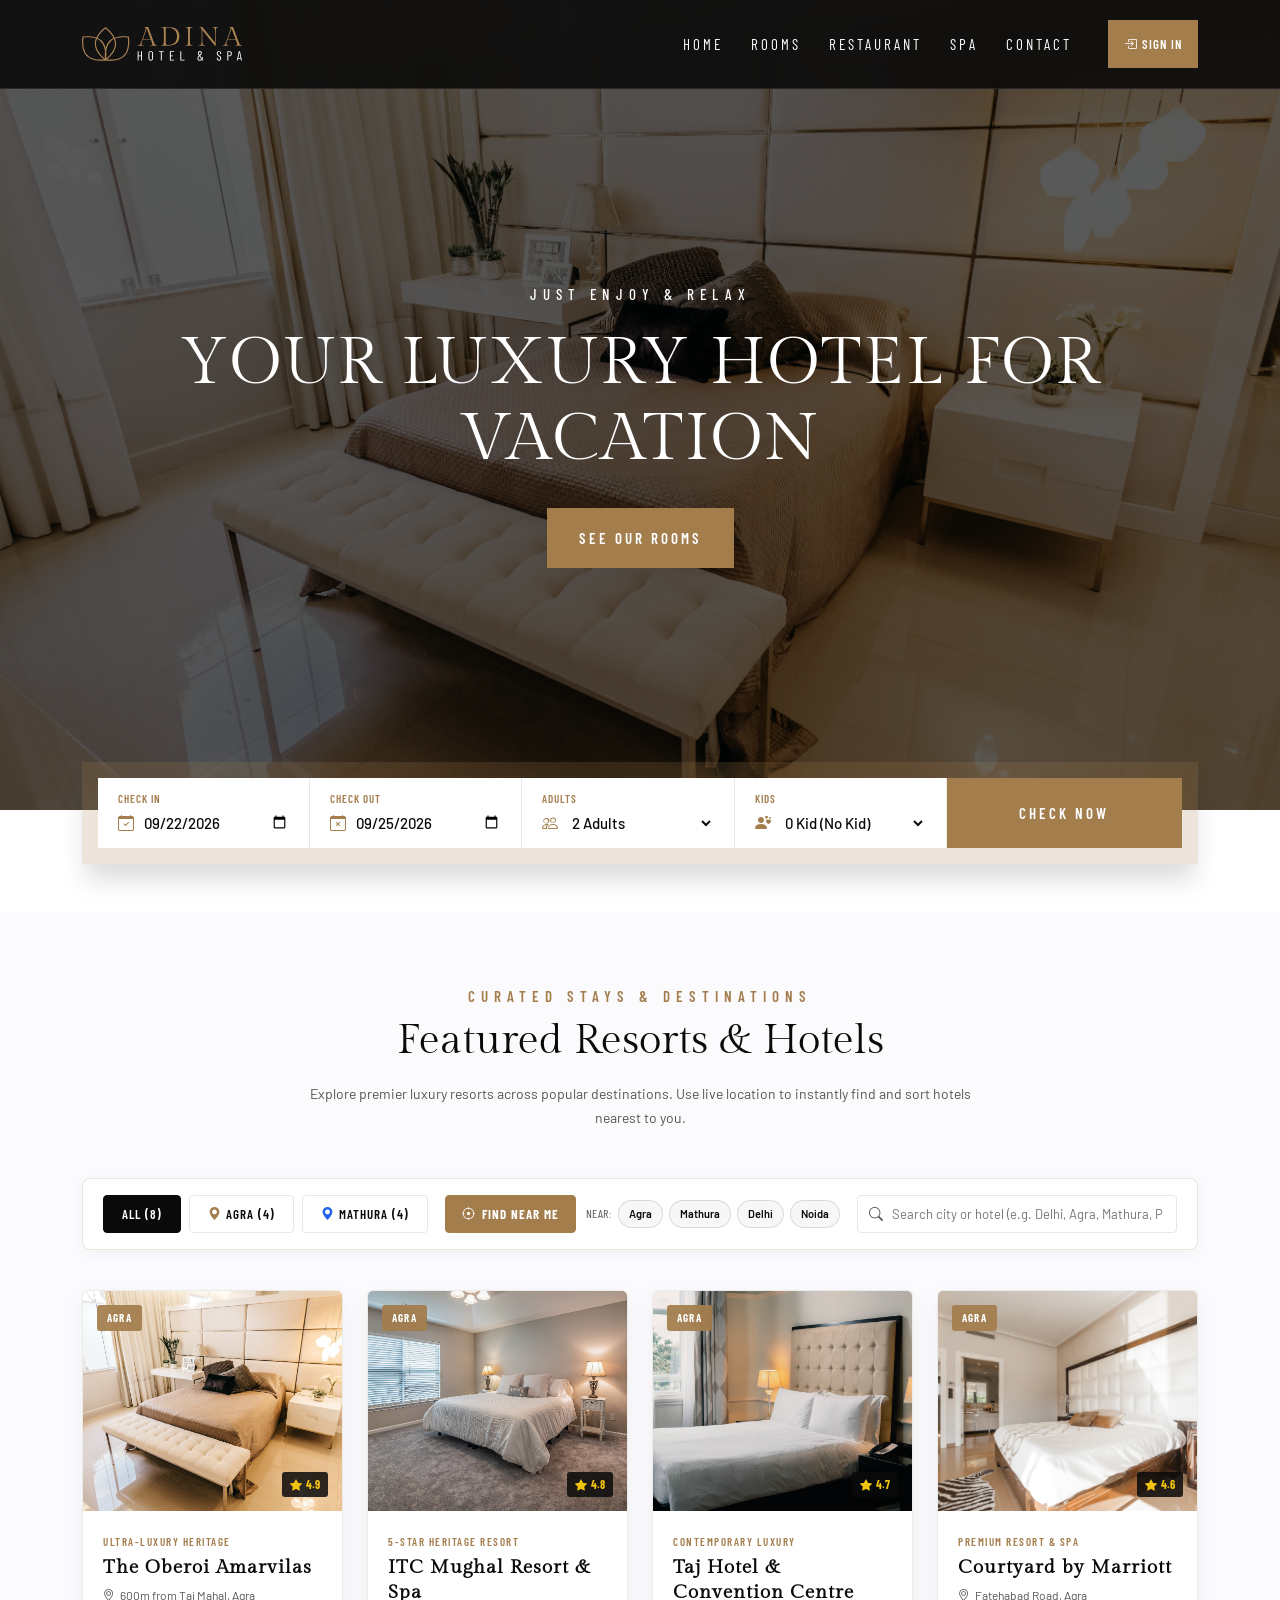
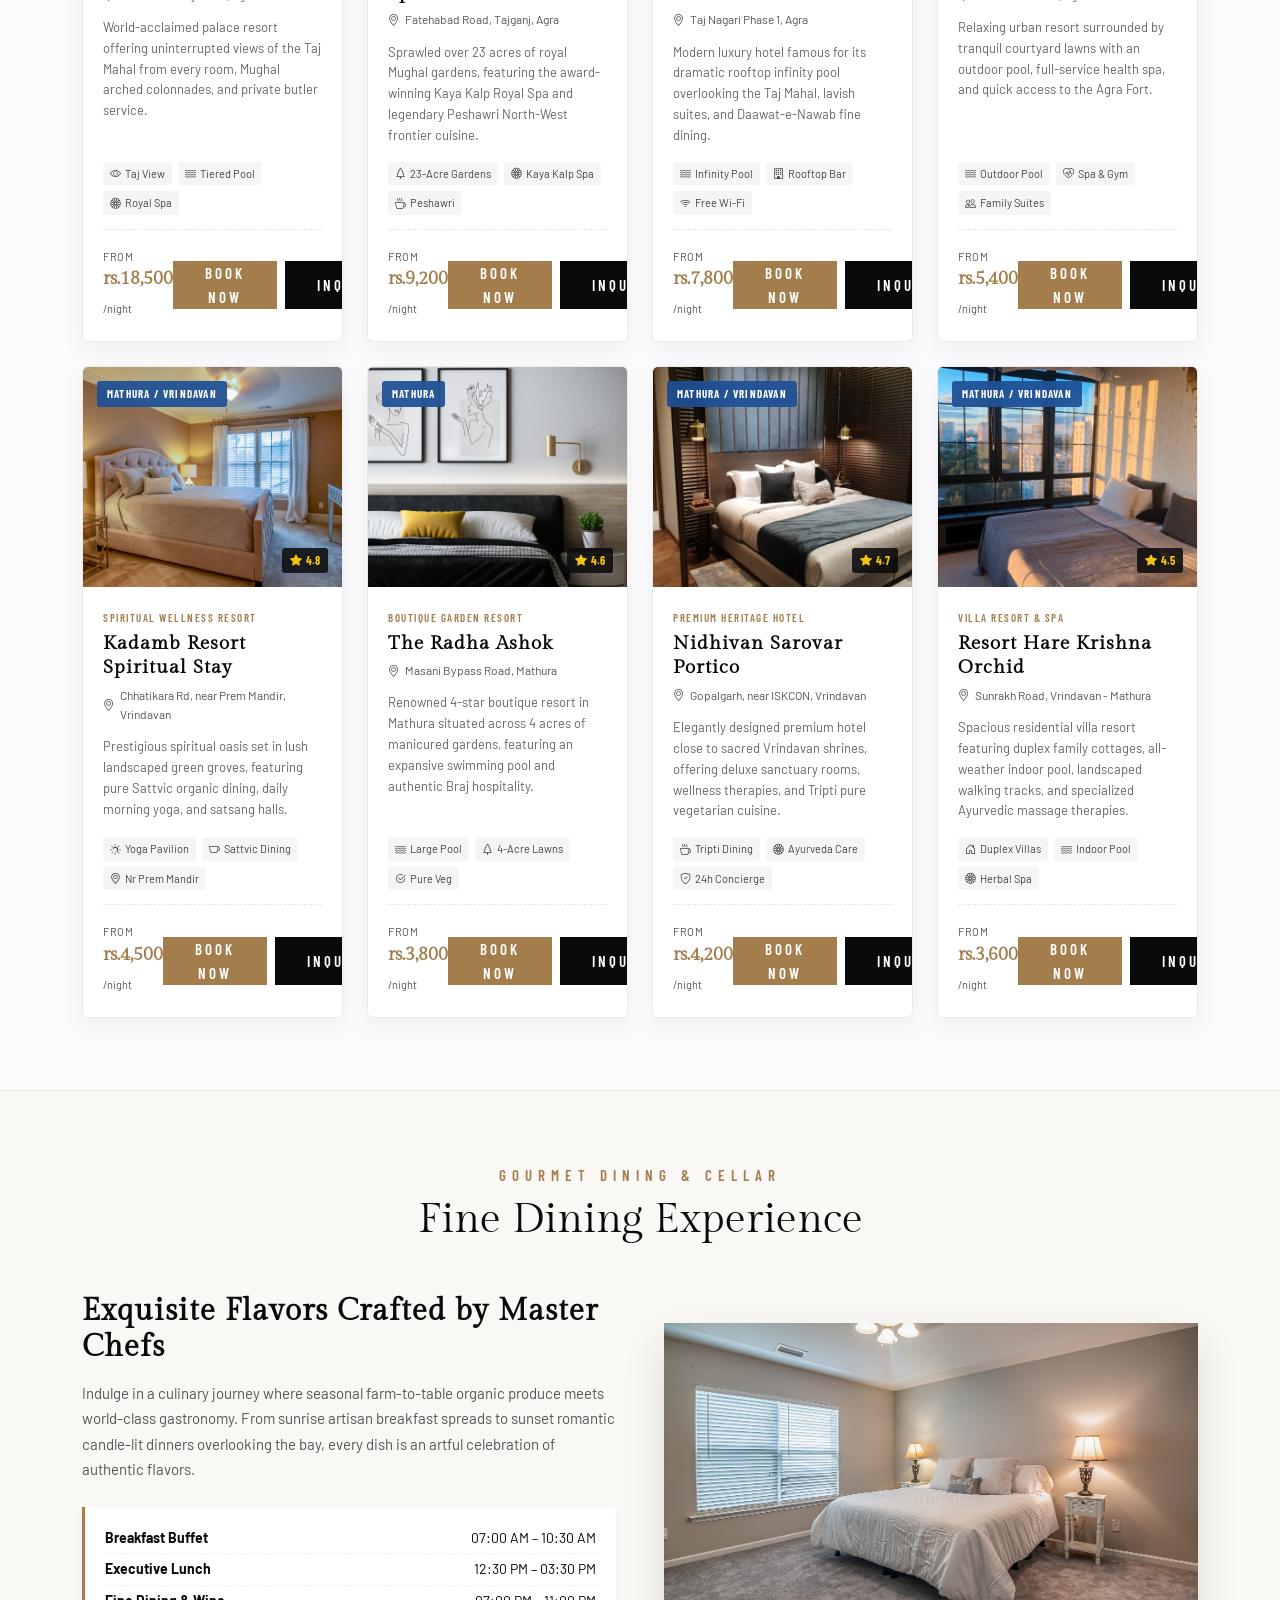
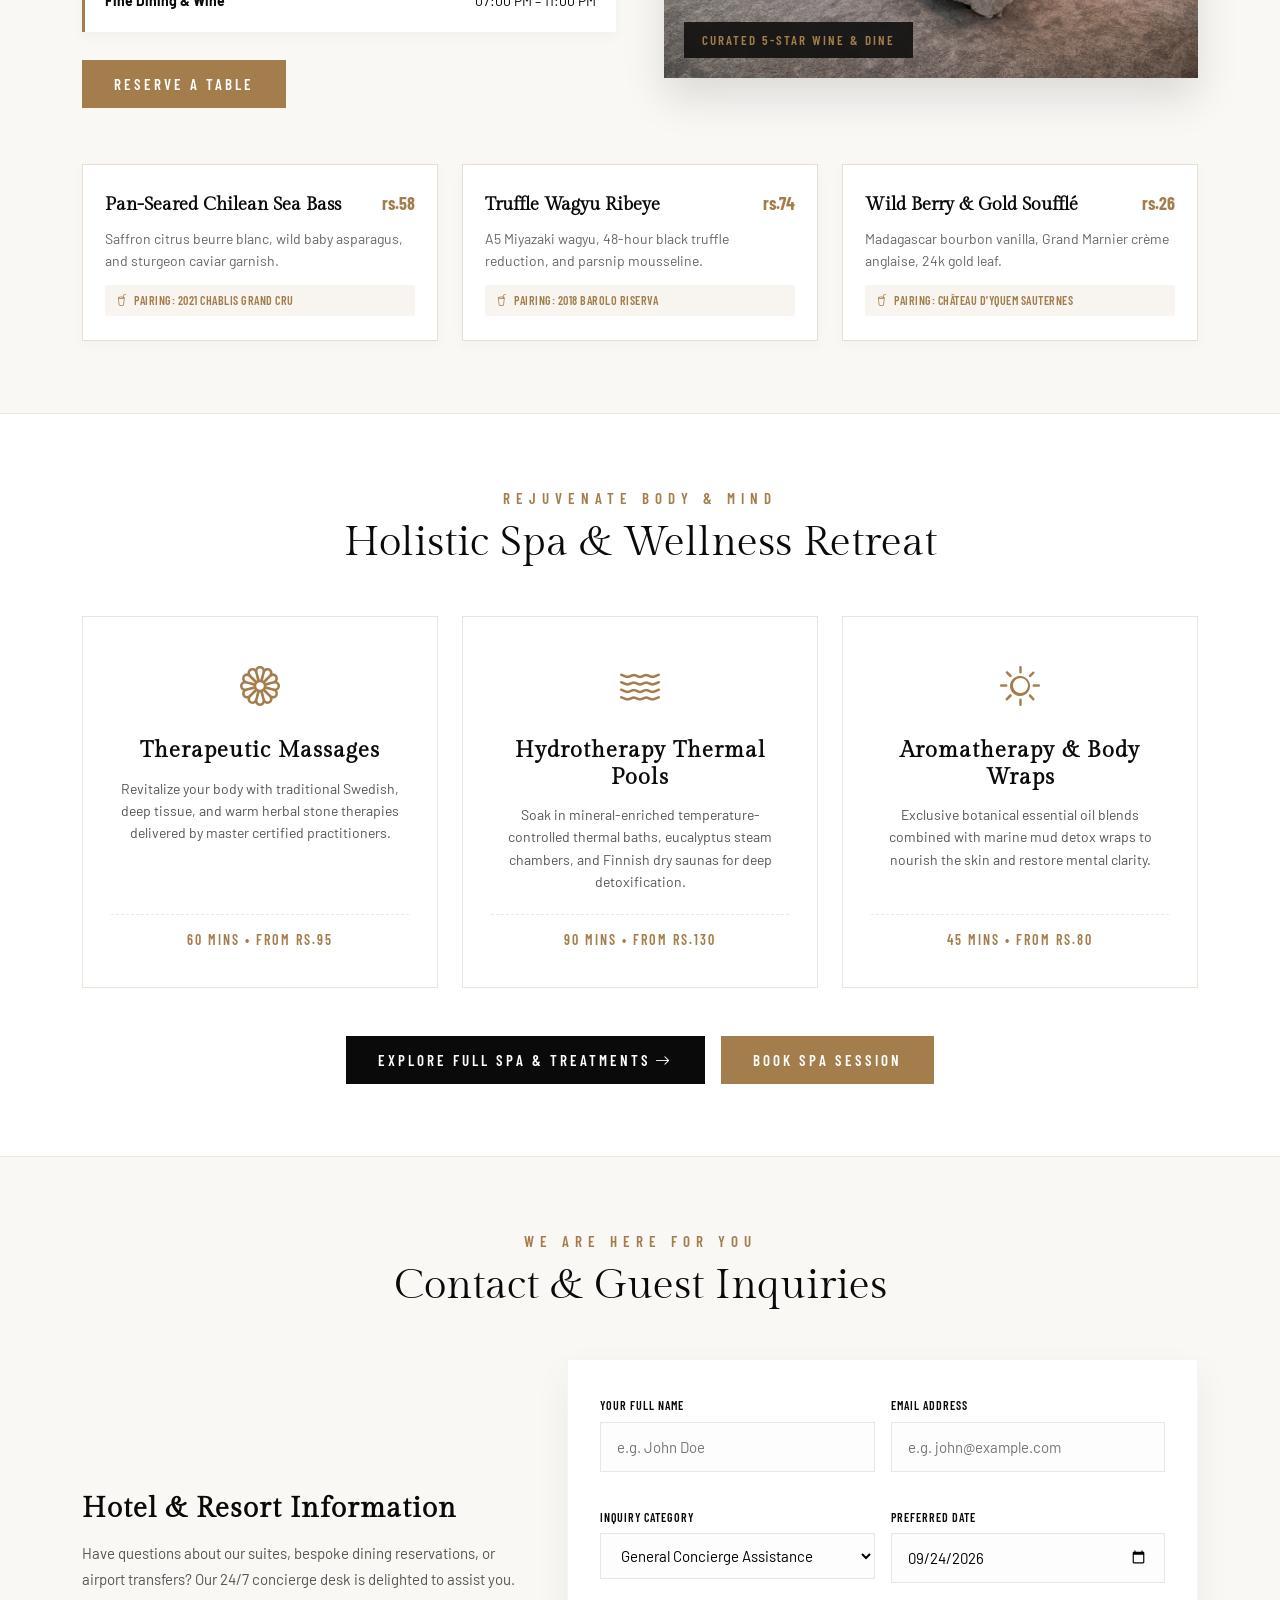
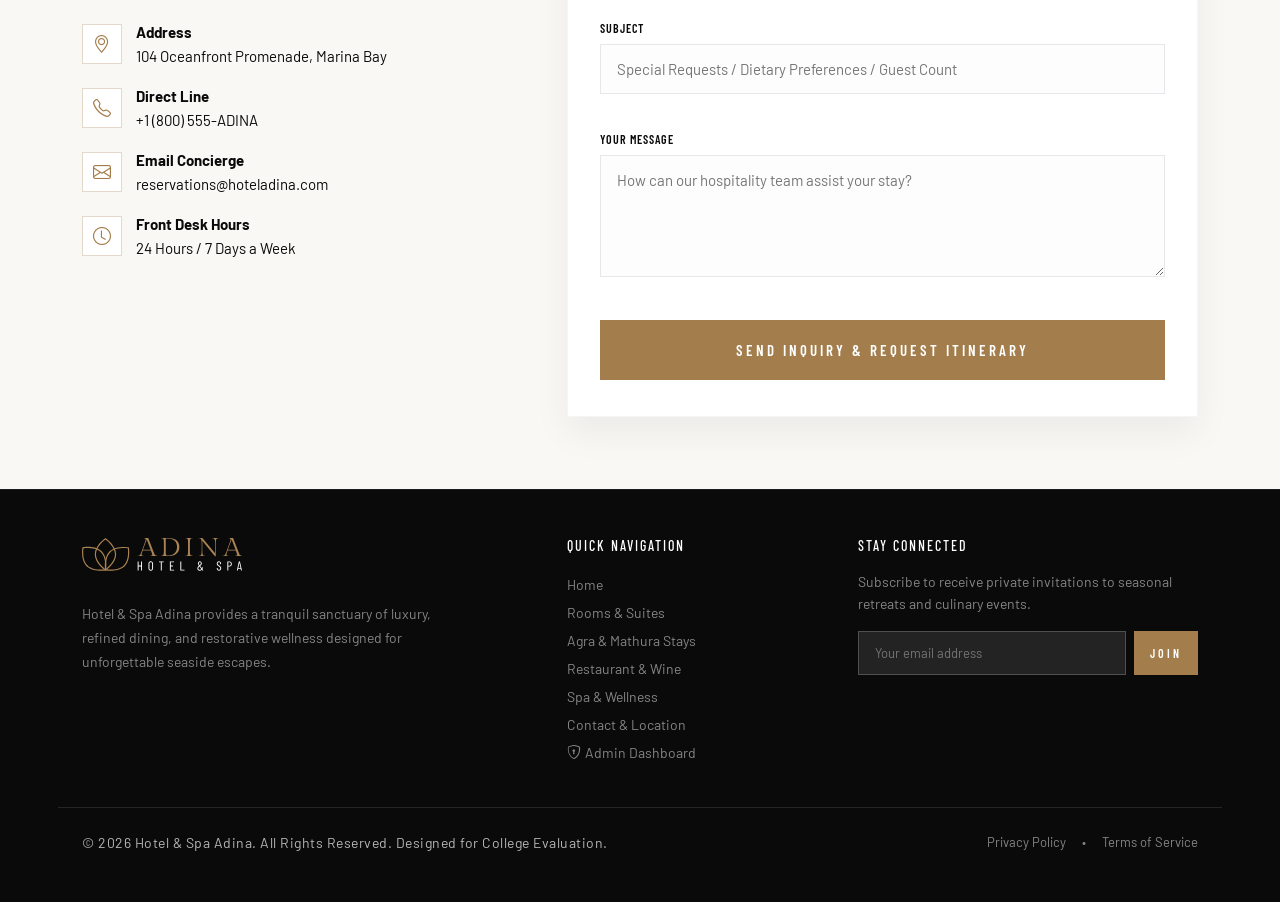
<file: index.html>
<!DOCTYPE html>
<html lang="en">

<head>
  <meta charset="UTF-8">
  <meta name="viewport" content="width=device-width, initial-scale=1.0">
  <meta name="description"
    content="Hotel and Resort Management System - Luxury hotel rooms, suites, spa, and vacation booking experience.">
  <title>Hotel &amp; Spa Adina | Luxury Hotel and Resort</title>
  <!-- Bootstrap 5 CSS -->
  <link href="https://cdn.jsdelivr.net/npm/bootstrap@5.3.3/dist/css/bootstrap.min.css" rel="stylesheet">
  <!-- Bootstrap Icons CSS -->
  <link rel="stylesheet" href="https://cdn.jsdelivr.net/npm/bootstrap-icons@1.11.3/font/bootstrap-icons.min.css">
  <!-- Main Project Stylesheet (Pure CSS) -->
  <link rel="stylesheet" href="css/style.css">
</head>

<body>

  <!-- ========================================================================
       HEADER / NAVIGATION
       ======================================================================== -->
  <header class="site-header">
    <div class="container">
      <a href="index.html" class="header-logo" aria-label="Hotel &amp; Spa Adina Home">
        <img src="assets/img/logo-white.svg" alt="Hotel &amp; Spa Adina Logo">
      </a>
      <button class="nav-toggle" id="navToggle" aria-label="Toggle navigation" aria-expanded="false">
        <i class="bi bi-list"></i>
      </button>
      <nav class="main-nav" aria-label="Main Navigation">
        <a href="index.html" class="nav-link-custom active">Home</a>
        <a href="rooms.html" class="nav-link-custom">Rooms</a>
        <a href="#restaurant" class="nav-link-custom">Restaurant</a>
        <a href="spa.html" class="nav-link-custom">Spa</a>
        <a href="#contact" class="nav-link-custom">Contact</a>
      </nav>
    </div>
  </header>

  <!-- ========================================================================
       HERO SECTION
       ======================================================================== -->
  <section class="hero-section" id="home">
    <div class="hero-overlay"></div>
    <div class="hero-content">
      <p class="hero-subtitle">Just Enjoy &amp; Relax</p>
      <h1 class="hero-title">Your Luxury Hotel For Vacation</h1>
      <a href="#rooms" class="btn-custom btn-custom-lg btn-accent">See our rooms</a>
    </div>
  </section>

  <!-- ========================================================================
       FLOATING BOOKING RESERVATION BAR
       ======================================================================== -->
  <div class="container booking-bar-wrapper">
    <div class="booking-bar-container">
      <form class="booking-form" action="#rooms" method="GET">
        <!-- Check In -->
        <div class="booking-field">
          <label for="check-in-date">Check In</label>
          <div class="booking-field-input">
            <span class="booking-field-icon"><i class="bi bi-calendar-check"></i></span>
            <input type="date" id="check-in-date" name="checkIn" value="2026-09-22" required aria-label="Check-in date">
          </div>
        </div>

        <!-- Check Out -->
        <div class="booking-field">
          <label for="check-out-date">Check Out</label>
          <div class="booking-field-input">
            <span class="booking-field-icon"><i class="bi bi-calendar-x"></i></span>
            <input type="date" id="check-out-date" name="checkOut" value="2026-09-25" required
              aria-label="Check-out date">
          </div>
        </div>

        <!-- Adults Dropdown -->
        <div class="booking-field">
          <label for="adults-count">Adults</label>
          <div class="booking-field-input">
            <span class="booking-field-icon"><i class="bi bi-people"></i></span>
            <select id="adults-count" name="adults" aria-label="Select number of adults">
              <option value="1">1 Adult</option>
              <option value="2" selected>2 Adults</option>
              <option value="3">3 Adults</option>
              <option value="4">4 Adults</option>
            </select>
          </div>
        </div>

        <!-- Kids Dropdown -->
        <div class="booking-field">
          <label for="kids-count">Kids</label>
          <div class="booking-field-input">
            <span class="booking-field-icon"><i class="bi bi-person-hearts"></i></span>
            <select id="kids-count" name="kids" aria-label="Select number of children">
              <option value="0" selected>0 Kid (No Kid)</option>
              <option value="1">1 Kid</option>
              <option value="2">2 Kids</option>
              <option value="3">3 Kids</option>
              <option value="4">4 Kids</option>
            </select>
          </div>
        </div>

        <!-- Submit CTA -->
        <button type="submit" class="btn-custom btn-accent booking-btn">
          Check Now
        </button>
      </form>
    </div>
  </div>

  <!-- ========================================================================
       CURATED GENUINE HOTELS & RESORTS (AGRA & MATHURA DESTINATIONS)
       ======================================================================== -->
  <section class="destinations-section py-5" id="rooms">
    <span id="destinations"></span>
    <div class="container py-4">
      <div class="section-header">
        <p class="section-tag">Curated Stays &amp; Destinations</p>
        <h2 class="h2">Featured Resorts &amp; Hotels</h2>
        <p class="section-subtitle"
          style="max-width: 680px; margin: 10px auto 0; color: var(--color-text-muted); font-size: 14px; line-height: 1.7;">
          Explore premier luxury resorts across popular destinations. Use live location to instantly find and sort
          hotels nearest to you.
        </p>
      </div>

      <!-- Destination Toolbar (Location Finder + Filter Tabs + Live Search) -->
      <div class="dest-toolbar">
        <div class="dest-filter-tabs" id="destFilterTabs">
          <button type="button" class="dest-tab-btn active" data-dest-filter="all">All (8)</button>
          <button type="button" class="dest-tab-btn" data-dest-filter="agra"><i class="bi bi-geo-alt-fill me-1"
              style="color:var(--color-accent);"></i>Agra (4)</button>
          <button type="button" class="dest-tab-btn" data-dest-filter="mathura"><i class="bi bi-geo-alt-fill me-1"
              style="color:#2563eb;"></i>Mathura (4)</button>
        </div>

        <!-- Live Location Detection + Fallback Presets -->
        <div class="dest-location-controls">
          <button type="button" class="btn-location-detect" id="btnDetectLocation">
            <i class="bi bi-crosshair"></i> Find Near Me
          </button>
          <div class="loc-presets">
            <span class="loc-presets-label">Near:</span>
            <button type="button" class="btn-loc-chip" data-test-loc="agra">Agra</button>
            <button type="button" class="btn-loc-chip" data-test-loc="mathura">Mathura</button>
            <button type="button" class="btn-loc-chip" data-test-loc="delhi">Delhi</button>
            <button type="button" class="btn-loc-chip" data-test-loc="noida">Noida</button>
            <button type="button" class="btn-loc-chip reset-chip d-none" id="btnResetLocation"><i
                class="bi bi-x-circle"></i> Reset</button>
          </div>
        </div>

        <div class="dest-search-wrap">
          <i class="bi bi-search"></i>
          <input type="text" id="destSearchInput" class="dest-search-input" placeholder="Search city or hotel (e.g. Delhi, Agra, Mathura, Pool)..."
            aria-label="Search hotels or nearby city">
        </div>
      </div>

      <!-- Location Status Banner -->
      <div id="locationStatusBanner" class="location-status-banner d-none">
        <i class="bi bi-geo-alt-fill me-2" style="color:var(--color-accent);"></i>
        <span id="locationStatusText">Hotels sorted by distance from your location</span>
      </div>

      <!-- Resorts Grid (8 Cards: 4 Agra, 4 Mathura with GPS Coordinates) -->
      <div class="row g-4" id="destinationsGrid">

        <!-- 1. The Oberoi Amarvilas (Agra) -->
        <div class="col-12 col-md-6 col-lg-3 dest-item" data-destination="agra" data-lat="27.1705" data-lng="78.0496">
          <article class="resort-card">
            <div class="resort-card-img-wrap">
              <img src="assets/img/heroSlider/1.jpg" alt="The Oberoi Amarvilas, Agra">
              <span class="resort-city-badge agra">Agra</span>
              <span class="resort-rating-badge"><i class="bi bi-star-fill"></i> 4.9</span>
              <span class="resort-distance-badge d-none"></span>
            </div>
            <div class="resort-card-body">
              <p class="resort-category">Ultra-Luxury Heritage</p>
              <h3 class="resort-title">The Oberoi Amarvilas</h3>
              <p class="resort-location-line">
                <i class="bi bi-geo-alt"></i> 600m from Taj Mahal, Agra
              </p>
              <p class="resort-desc">
                World-acclaimed palace resort offering uninterrupted views of the Taj Mahal from every room, Mughal
                arched colonnades, and private butler service.
              </p>
              <div class="resort-amenities-row">
                <span class="resort-chip"><i class="bi bi-eye"></i> Taj View</span>
                <span class="resort-chip"><i class="bi bi-water"></i> Tiered Pool</span>
                <span class="resort-chip"><i class="bi bi-flower1"></i> Royal Spa</span>
              </div>
              <div class="resort-card-footer">
                <div>
                  <div class="resort-price-tag">From</div>
                  <div class="resort-price-val">rs.18,500 <small>/night</small></div>
                </div>
                <div class="d-flex gap-2">
                  <a href="checkout.html?id=1" class="btn-custom btn-custom-sm btn-accent resort-book-btn">
                    Book Now
                  </a>
                  <a href="#contact" class="btn-custom btn-custom-sm btn-dark"
                    data-hotel-inquire="The Oberoi Amarvilas, Agra">
                    Inquire
                  </a>
                </div>
              </div>
            </div>
          </article>
        </div>

        <!-- 2. ITC Mughal, a Luxury Collection Resort & Spa (Agra) -->
        <div class="col-12 col-md-6 col-lg-3 dest-item" data-destination="agra" data-lat="27.1585" data-lng="78.0378">
          <article class="resort-card">
            <div class="resort-card-img-wrap">
              <img src="assets/img/heroSlider/2.jpg" alt="ITC Mughal, Agra">
              <span class="resort-city-badge agra">Agra</span>
              <span class="resort-rating-badge"><i class="bi bi-star-fill"></i> 4.8</span>
              <span class="resort-distance-badge d-none"></span>
            </div>
            <div class="resort-card-body">
              <p class="resort-category">5-Star Heritage Resort</p>
              <h3 class="resort-title">ITC Mughal Resort &amp; Spa</h3>
              <p class="resort-location-line">
                <i class="bi bi-geo-alt"></i> Fatehabad Road, Tajganj, Agra
              </p>
              <p class="resort-desc">
                Sprawled over 23 acres of royal Mughal gardens, featuring the award-winning Kaya Kalp Royal Spa and
                legendary Peshawri North-West frontier cuisine.
              </p>
              <div class="resort-amenities-row">
                <span class="resort-chip"><i class="bi bi-tree"></i> 23-Acre Gardens</span>
                <span class="resort-chip"><i class="bi bi-flower1"></i> Kaya Kalp Spa</span>
                <span class="resort-chip"><i class="bi bi-cup-hot"></i> Peshawri</span>
              </div>
              <div class="resort-card-footer">
                <div>
                  <div class="resort-price-tag">From</div>
                  <div class="resort-price-val">rs.9,200 <small>/night</small></div>
                </div>
                <div class="d-flex gap-2">
                  <a href="checkout.html?id=2" class="btn-custom btn-custom-sm btn-accent resort-book-btn">
                    Book Now
                  </a>
                  <a href="#contact" class="btn-custom btn-custom-sm btn-dark"
                    data-hotel-inquire="ITC Mughal Resort & Spa, Agra">
                    Inquire
                  </a>
                </div>
              </div>
            </div>
          </article>
        </div>

        <!-- 3. Taj Hotel & Convention Centre (Agra) -->
        <div class="col-12 col-md-6 col-lg-3 dest-item" data-destination="agra" data-lat="27.1610" data-lng="78.0530">
          <article class="resort-card">
            <div class="resort-card-img-wrap">
              <img src="assets/img/rooms/5-lg.png" alt="Taj Hotel & Convention Centre, Agra">
              <span class="resort-city-badge agra">Agra</span>
              <span class="resort-rating-badge"><i class="bi bi-star-fill"></i> 4.7</span>
              <span class="resort-distance-badge d-none"></span>
            </div>
            <div class="resort-card-body">
              <p class="resort-category">Contemporary Luxury</p>
              <h3 class="resort-title">Taj Hotel &amp; Convention Centre</h3>
              <p class="resort-location-line">
                <i class="bi bi-geo-alt"></i> Taj Nagari Phase 1, Agra
              </p>
              <p class="resort-desc">
                Modern luxury hotel famous for its dramatic rooftop infinity pool overlooking the Taj Mahal, lavish
                suites, and Daawat-e-Nawab fine dining.
              </p>
              <div class="resort-amenities-row">
                <span class="resort-chip"><i class="bi bi-water"></i> Infinity Pool</span>
                <span class="resort-chip"><i class="bi bi-building"></i> Rooftop Bar</span>
                <span class="resort-chip"><i class="bi bi-wifi"></i> Free Wi-Fi</span>
              </div>
              <div class="resort-card-footer">
                <div>
                  <div class="resort-price-tag">From</div>
                  <div class="resort-price-val">rs.7,800 <small>/night</small></div>
                </div>
                <div class="d-flex gap-2">
                  <a href="checkout.html?id=3" class="btn-custom btn-custom-sm btn-accent resort-book-btn">
                    Book Now
                  </a>
                  <a href="#contact" class="btn-custom btn-custom-sm btn-dark"
                    data-hotel-inquire="Taj Hotel & Convention Centre, Agra">
                    Inquire
                  </a>
                </div>
              </div>
            </div>
          </article>
        </div>

        <!-- 4. Courtyard by Marriott (Agra) -->
        <div class="col-12 col-md-6 col-lg-3 dest-item" data-destination="agra" data-lat="27.1578" data-lng="78.0410">
          <article class="resort-card">
            <div class="resort-card-img-wrap">
              <img src="assets/img/rooms/2.png" alt="Courtyard by Marriott, Agra">
              <span class="resort-city-badge agra">Agra</span>
              <span class="resort-rating-badge"><i class="bi bi-star-fill"></i> 4.6</span>
              <span class="resort-distance-badge d-none"></span>
            </div>
            <div class="resort-card-body">
              <p class="resort-category">Premium Resort &amp; Spa</p>
              <h3 class="resort-title">Courtyard by Marriott</h3>
              <p class="resort-location-line">
                <i class="bi bi-geo-alt"></i> Fatehabad Road, Agra
              </p>
              <p class="resort-desc">
                Relaxing urban resort surrounded by tranquil courtyard lawns with an outdoor pool, full-service health
                spa, and quick access to the Agra Fort.
              </p>
              <div class="resort-amenities-row">
                <span class="resort-chip"><i class="bi bi-water"></i> Outdoor Pool</span>
                <span class="resort-chip"><i class="bi bi-heart-pulse"></i> Spa &amp; Gym</span>
                <span class="resort-chip"><i class="bi bi-people"></i> Family Suites</span>
              </div>
              <div class="resort-card-footer">
                <div>
                  <div class="resort-price-tag">From</div>
                  <div class="resort-price-val">rs.5,400 <small>/night</small></div>
                </div>
                <div class="d-flex gap-2">
                  <a href="checkout.html?id=4" class="btn-custom btn-custom-sm btn-accent resort-book-btn">
                    Book Now
                  </a>
                  <a href="#contact" class="btn-custom btn-custom-sm btn-dark"
                    data-hotel-inquire="Courtyard by Marriott, Agra">
                    Inquire
                  </a>
                </div>
              </div>
            </div>
          </article>
        </div>

        <!-- 5. Kadamb Resort Spiritual Stay (Vrindavan, Mathura) -->
        <div class="col-12 col-md-6 col-lg-3 dest-item" data-destination="mathura" data-lat="27.5685"
          data-lng="77.6740">
          <article class="resort-card">
            <div class="resort-card-img-wrap">
              <img src="assets/img/heroSlider/3.jpg" alt="Kadamb Resort Spiritual Stay, Vrindavan">
              <span class="resort-city-badge mathura">Mathura / Vrindavan</span>
              <span class="resort-rating-badge"><i class="bi bi-star-fill"></i> 4.8</span>
              <span class="resort-distance-badge d-none"></span>
            </div>
            <div class="resort-card-body">
              <p class="resort-category">Spiritual Wellness Resort</p>
              <h3 class="resort-title">Kadamb Resort Spiritual Stay</h3>
              <p class="resort-location-line">
                <i class="bi bi-geo-alt"></i> Chhatikara Rd, near Prem Mandir, Vrindavan
              </p>
              <p class="resort-desc">
                Prestigious spiritual oasis set in lush landscaped green groves, featuring pure Sattvic organic dining,
                daily morning yoga, and satsang halls.
              </p>
              <div class="resort-amenities-row">
                <span class="resort-chip"><i class="bi bi-sun"></i> Yoga Pavilion</span>
                <span class="resort-chip"><i class="bi bi-cup"></i> Sattvic Dining</span>
                <span class="resort-chip"><i class="bi bi-geo-alt"></i> Nr Prem Mandir</span>
              </div>
              <div class="resort-card-footer">
                <div>
                  <div class="resort-price-tag">From</div>
                  <div class="resort-price-val">rs.4,500 <small>/night</small></div>
                </div>
                <div class="d-flex gap-2">
                  <a href="checkout.html?id=5" class="btn-custom btn-custom-sm btn-accent resort-book-btn">
                    Book Now
                  </a>
                  <a href="#contact" class="btn-custom btn-custom-sm btn-dark"
                    data-hotel-inquire="Kadamb Resort Spiritual Stay, Vrindavan - Mathura">
                    Inquire
                  </a>
                </div>
              </div>
            </div>
          </article>
        </div>

        <!-- 6. The Radha Ashok (Mathura) -->
        <div class="col-12 col-md-6 col-lg-3 dest-item" data-destination="mathura" data-lat="27.5090"
          data-lng="77.6710">
          <article class="resort-card">
            <div class="resort-card-img-wrap">
              <img src="assets/img/rooms/3.png" alt="The Radha Ashok, Mathura">
              <span class="resort-city-badge mathura">Mathura</span>
              <span class="resort-rating-badge"><i class="bi bi-star-fill"></i> 4.6</span>
              <span class="resort-distance-badge d-none"></span>
            </div>
            <div class="resort-card-body">
              <p class="resort-category">Boutique Garden Resort</p>
              <h3 class="resort-title">The Radha Ashok</h3>
              <p class="resort-location-line">
                <i class="bi bi-geo-alt"></i> Masani Bypass Road, Mathura
              </p>
              <p class="resort-desc">
                Renowned 4-star boutique resort in Mathura situated across 4 acres of manicured gardens, featuring an
                expansive swimming pool and authentic Braj hospitality.
              </p>
              <div class="resort-amenities-row">
                <span class="resort-chip"><i class="bi bi-water"></i> Large Pool</span>
                <span class="resort-chip"><i class="bi bi-tree"></i> 4-Acre Lawns</span>
                <span class="resort-chip"><i class="bi bi-check2-circle"></i> Pure Veg</span>
              </div>
              <div class="resort-card-footer">
                <div>
                  <div class="resort-price-tag">From</div>
                  <div class="resort-price-val">rs.3,800 <small>/night</small></div>
                </div>
                <div class="d-flex gap-2">
                  <a href="checkout.html?id=6" class="btn-custom btn-custom-sm btn-accent resort-book-btn">
                    Book Now
                  </a>
                  <a href="#contact" class="btn-custom btn-custom-sm btn-dark"
                    data-hotel-inquire="The Radha Ashok, Mathura">
                    Inquire
                  </a>
                </div>
              </div>
            </div>
          </article>
        </div>

        <!-- 7. Nidhivan Sarovar Portico (Vrindavan, Mathura) -->
        <div class="col-12 col-md-6 col-lg-3 dest-item" data-destination="mathura" data-lat="27.5750"
          data-lng="77.6680">
          <article class="resort-card">
            <div class="resort-card-img-wrap">
              <img src="assets/img/rooms/4.png" alt="Nidhivan Sarovar Portico, Vrindavan">
              <span class="resort-city-badge mathura">Mathura / Vrindavan</span>
              <span class="resort-rating-badge"><i class="bi bi-star-fill"></i> 4.7</span>
              <span class="resort-distance-badge d-none"></span>
            </div>
            <div class="resort-card-body">
              <p class="resort-category">Premium Heritage Hotel</p>
              <h3 class="resort-title">Nidhivan Sarovar Portico</h3>
              <p class="resort-location-line">
                <i class="bi bi-geo-alt"></i> Gopalgarh, near ISKCON, Vrindavan
              </p>
              <p class="resort-desc">
                Elegantly designed premium hotel close to sacred Vrindavan shrines, offering deluxe sanctuary rooms,
                wellness therapies, and Tripti pure vegetarian cuisine.
              </p>
              <div class="resort-amenities-row">
                <span class="resort-chip"><i class="bi bi-cup-hot"></i> Tripti Dining</span>
                <span class="resort-chip"><i class="bi bi-flower1"></i> Ayurveda Care</span>
                <span class="resort-chip"><i class="bi bi-shield-check"></i> 24h Concierge</span>
              </div>
              <div class="resort-card-footer">
                <div>
                  <div class="resort-price-tag">From</div>
                  <div class="resort-price-val">rs.4,200 <small>/night</small></div>
                </div>
                <div class="d-flex gap-2">
                  <a href="checkout.html?id=7" class="btn-custom btn-custom-sm btn-accent resort-book-btn">
                    Book Now
                  </a>
                  <a href="#contact" class="btn-custom btn-custom-sm btn-dark"
                    data-hotel-inquire="Nidhivan Sarovar Portico, Vrindavan - Mathura">
                    Inquire
                  </a>
                </div>
              </div>
            </div>
          </article>
        </div>

        <!-- 8. Resort Hare Krishna Orchid (Vrindavan, Mathura) -->
        <div class="col-12 col-md-6 col-lg-3 dest-item" data-destination="mathura" data-lat="27.5710"
          data-lng="77.6760">
          <article class="resort-card">
            <div class="resort-card-img-wrap">
              <img src="assets/img/rooms/6.png" alt="Resort Hare Krishna Orchid, Vrindavan">
              <span class="resort-city-badge mathura">Mathura / Vrindavan</span>
              <span class="resort-rating-badge"><i class="bi bi-star-fill"></i> 4.5</span>
              <span class="resort-distance-badge d-none"></span>
            </div>
            <div class="resort-card-body">
              <p class="resort-category">Villa Resort &amp; Spa</p>
              <h3 class="resort-title">Resort Hare Krishna Orchid</h3>
              <p class="resort-location-line">
                <i class="bi bi-geo-alt"></i> Sunrakh Road, Vrindavan - Mathura
              </p>
              <p class="resort-desc">
                Spacious residential villa resort featuring duplex family cottages, all-weather indoor pool, landscaped
                walking tracks, and specialized Ayurvedic massage therapies.
              </p>
              <div class="resort-amenities-row">
                <span class="resort-chip"><i class="bi bi-house-door"></i> Duplex Villas</span>
                <span class="resort-chip"><i class="bi bi-water"></i> Indoor Pool</span>
                <span class="resort-chip"><i class="bi bi-flower1"></i> Herbal Spa</span>
              </div>
              <div class="resort-card-footer">
                <div>
                  <div class="resort-price-tag">From</div>
                  <div class="resort-price-val">rs.3,600 <small>/night</small></div>
                </div>
                <div class="d-flex gap-2">
                  <a href="checkout.html?id=8" class="btn-custom btn-custom-sm btn-accent resort-book-btn">
                    Book Now
                  </a>
                  <a href="#contact" class="btn-custom btn-custom-sm btn-dark"
                    data-hotel-inquire="Resort Hare Krishna Orchid, Vrindavan - Mathura">
                    Inquire
                  </a>
                </div>
              </div>
            </div>
          </article>
        </div>

      </div>

      <!-- No Results Placeholder for Destination Search -->
      <div id="destNoResult"
        style="display:none; text-align:center; padding: 40px 20px; color: var(--color-text-muted);">
        <i class="bi bi-building-slash"
          style="font-size: 2.2rem; color: var(--color-accent); display:block; margin-bottom: 10px;"></i>
        <h5>No properties match your destination search</h5>
        <p style="font-size: 13px;">Try searching for "Taj", "Pool", "Prem Mandir", "Gardens", or clear the filter.</p>
      </div>
    </div>
  </section>

  <!-- ========================================================================
       RESTAURANT & DINING SECTION (Contributed by Ayush Tyagi)
       ======================================================================== -->
  <section class="restaurant-section py-5" id="restaurant">
    <div class="container py-4">
      <div class="section-header">
        <p class="section-tag">Gourmet Dining &amp; Cellar</p>
        <h2 class="h2">Fine Dining Experience</h2>
      </div>
      <div class="row align-items-center g-5">
        <div class="col-12 col-lg-6">
          <div class="restaurant-content">
            <h3>Exquisite Flavors Crafted by Master Chefs</h3>
            <p>
              Indulge in a culinary journey where seasonal farm-to-table organic produce meets world-class gastronomy.
              From sunrise artisan breakfast spreads to sunset romantic candle-lit dinners overlooking the bay, every
              dish is an artful celebration of authentic flavors.
            </p>
            <div class="dining-hours-box">
              <div class="dining-hour-item">
                <strong>Breakfast Buffet</strong>
                <span>07:00 AM – 10:30 AM</span>
              </div>
              <div class="dining-hour-item">
                <strong>Executive Lunch</strong>
                <span>12:30 PM – 03:30 PM</span>
              </div>
              <div class="dining-hour-item">
                <strong>Fine Dining &amp; Wine</strong>
                <span>07:00 PM – 11:00 PM</span>
              </div>
            </div>
            <a href="#contact" class="btn-custom btn-custom-sm btn-accent" data-service-target="dining">
              Reserve A Table
            </a>
          </div>
        </div>
        <div class="col-12 col-lg-6">
          <div class="restaurant-img-frame">
            <img src="assets/img/heroSlider/2.jpg" alt="Fine dining restaurant and wine bar at Hotel Adina"
              loading="lazy">
            <div class="restaurant-badge">
              Curated 5-Star Wine &amp; Dine
            </div>
          </div>
        </div>
      </div>

      <!-- Signature Tasting Menu Highlights (Contributed by Ayush Tyagi) -->
      <div class="row g-4 mt-4 pt-2">
        <div class="col-12 col-md-4">
          <div class="culinary-card">
            <div class="culinary-card-header">
              <h4>Pan-Seared Chilean Sea Bass</h4>
              <span class="culinary-price">rs.58</span>
            </div>
            <p>Saffron citrus beurre blanc, wild baby asparagus, and sturgeon caviar garnish.</p>
            <div class="culinary-pairing"><i class="bi bi-cup-straw me-1"></i> Pairing: 2021 Chablis Grand Cru</div>
          </div>
        </div>
        <div class="col-12 col-md-4">
          <div class="culinary-card">
            <div class="culinary-card-header">
              <h4>Truffle Wagyu Ribeye</h4>
              <span class="culinary-price">rs.74</span>
            </div>
            <p>A5 Miyazaki wagyu, 48-hour black truffle reduction, and parsnip mousseline.</p>
            <div class="culinary-pairing"><i class="bi bi-cup-straw me-1"></i> Pairing: 2018 Barolo Riserva</div>
          </div>
        </div>
        <div class="col-12 col-md-4">
          <div class="culinary-card">
            <div class="culinary-card-header">
              <h4>Wild Berry &amp; Gold Soufflé</h4>
              <span class="culinary-price">rs.26</span>
            </div>
            <p>Madagascar bourbon vanilla, Grand Marnier crème anglaise, 24k gold leaf.</p>
            <div class="culinary-pairing"><i class="bi bi-cup-straw me-1"></i> Pairing: Château d'Yquem Sauternes</div>
          </div>
        </div>
      </div>
    </div>
  </section>

  <!-- ========================================================================
       SPA & WELLNESS RETREAT SECTION (Contributed by Ayush Tyagi)
       ======================================================================== -->
  <section class="spa-section py-5" id="spa">
    <div class="container py-4">
      <div class="section-header">
        <p class="section-tag">Rejuvenate Body &amp; Mind</p>
        <h2 class="h2">Holistic Spa &amp; Wellness Retreat</h2>
      </div>
      <div class="row g-4">
        <!-- Spa Card 1 -->
        <div class="col-12 col-md-4">
          <div class="spa-card">
            <div class="spa-card-icon">
              <i class="bi bi-flower1"></i>
            </div>
            <h3>Therapeutic Massages</h3>
            <p>
              Revitalize your body with traditional Swedish, deep tissue, and warm herbal stone therapies delivered by
              master certified practitioners.
            </p>
            <div class="spa-card-meta">
              60 Mins &bull; From rs.95
            </div>
          </div>
        </div>

        <!-- Spa Card 2 -->
        <div class="col-12 col-md-4">
          <div class="spa-card">
            <div class="spa-card-icon">
              <i class="bi bi-water"></i>
            </div>
            <h3>Hydrotherapy Thermal Pools</h3>
            <p>
              Soak in mineral-enriched temperature-controlled thermal baths, eucalyptus steam chambers, and Finnish dry
              saunas for deep detoxification.
            </p>
            <div class="spa-card-meta">
              90 Mins &bull; From rs.130
            </div>
          </div>
        </div>

        <!-- Spa Card 3 -->
        <div class="col-12 col-md-4">
          <div class="spa-card">
            <div class="spa-card-icon">
              <i class="bi bi-brightness-high"></i>
            </div>
            <h3>Aromatherapy &amp; Body Wraps</h3>
            <p>
              Exclusive botanical essential oil blends combined with marine mud detox wraps to nourish the skin and
              restore mental clarity.
            </p>
            <div class="spa-card-meta">
              45 Mins &bull; From rs.80
            </div>
          </div>
        </div>
      </div>

      <div class="text-center mt-5 d-flex flex-wrap justify-content-center gap-3">
        <a href="spa.html" class="btn-custom btn-custom-sm btn-dark">
          Explore Full Spa &amp; Treatments <i class="bi bi-arrow-right ms-1"></i>
        </a>
        <a href="#contact" class="btn-custom btn-custom-sm btn-accent" data-service-target="spa">
          Book Spa Session
        </a>
      </div>
    </div>
  </section>

  <!-- ========================================================================
       CONTACT & GUEST INQUIRIES SECTION (Contributed by Ayush Tyagi)
       ======================================================================== -->
  <section class="contact-section py-5" id="contact">
    <div class="container py-4">
      <div class="section-header">
        <p class="section-tag">We Are Here For You</p>
        <h2 class="h2">Contact &amp; Guest Inquiries</h2>
      </div>
      <div class="row g-5 align-items-center">
        <!-- Contact Details -->
        <div class="col-12 col-lg-5">
          <div class="contact-info">
            <h3>Hotel &amp; Resort Information</h3>
            <p>
              Have questions about our suites, bespoke dining reservations, or airport transfers? Our 24/7 concierge
              desk is delighted to assist you.
            </p>
            <ul class="contact-info-list">
              <li class="contact-info-item">
                <div class="contact-icon"><i class="bi bi-geo-alt"></i></div>
                <div>
                  <strong>Address</strong><br>
                  <span>104 Oceanfront Promenade, Marina Bay</span>
                </div>
              </li>
              <li class="contact-info-item">
                <div class="contact-icon"><i class="bi bi-telephone"></i></div>
                <div>
                  <strong>Direct Line</strong><br>
                  <span>+1 (800) 555-ADINA</span>
                </div>
              </li>
              <li class="contact-info-item">
                <div class="contact-icon"><i class="bi bi-envelope"></i></div>
                <div>
                  <strong>Email Concierge</strong><br>
                  <span>reservations@hoteladina.com</span>
                </div>
              </li>
              <li class="contact-info-item">
                <div class="contact-icon"><i class="bi bi-clock"></i></div>
                <div>
                  <strong>Front Desk Hours</strong><br>
                  <span>24 Hours / 7 Days a Week</span>
                </div>
              </li>
            </ul>
          </div>
        </div>

        <!-- Contact Form -->
        <div class="col-12 col-lg-7">
          <div class="contact-form-box">
            <!-- Dynamic Confirmation Notification -->
            <div id="contactSuccessAlert" class="contact-alert-success d-none mb-4" role="alert"></div>

            <form id="guestInquiryForm" action="#contact" method="POST">
              <div class="row g-3">
                <div class="col-12 col-md-6">
                  <div class="form-group-custom">
                    <label for="contact-name">Your Full Name</label>
                    <input type="text" id="contact-name" name="name" class="form-control-custom"
                      placeholder="e.g. John Doe" required>
                  </div>
                </div>
                <div class="col-12 col-md-6">
                  <div class="form-group-custom">
                    <label for="contact-email">Email Address</label>
                    <input type="email" id="contact-email" name="email" class="form-control-custom"
                      placeholder="e.g. john@example.com" required>
                  </div>
                </div>
                <div class="col-12 col-md-6">
                  <div class="form-group-custom">
                    <label for="contact-service">Inquiry Category</label>
                    <select id="contact-service" name="service" class="form-control-custom" required>
                      <option value="general">General Concierge Assistance</option>
                      <option value="dining">Fine Dining Table Reservation</option>
                      <option value="spa">Spa &amp; Wellness Session</option>
                      <option value="suites">Room &amp; Suite Reservation</option>
                      <option value="events">Private Event / Celebration</option>
                    </select>
                  </div>
                </div>
                <div class="col-12 col-md-6">
                  <div class="form-group-custom">
                    <label for="contact-date">Preferred Date</label>
                    <input type="date" id="contact-date" name="preferredDate" class="form-control-custom"
                      value="2026-09-24">
                  </div>
                </div>
                <div class="col-12">
                  <div class="form-group-custom">
                    <label for="contact-subject">Subject</label>
                    <input type="text" id="contact-subject" name="subject" class="form-control-custom"
                      placeholder="Special Requests / Dietary Preferences / Guest Count" required>
                  </div>
                </div>
                <div class="col-12">
                  <div class="form-group-custom">
                    <label for="contact-message">Your Message</label>
                    <textarea id="contact-message" name="message" rows="4" class="form-control-custom"
                      placeholder="How can our hospitality team assist your stay?" required></textarea>
                  </div>
                </div>
                <div class="col-12">
                  <button type="submit" class="btn-custom btn-custom-lg btn-accent w-100">
                    Send Inquiry &amp; Request Itinerary
                  </button>
                </div>
              </div>
            </form>
          </div>
        </div>
      </div>
    </div>
  </section>

  <!-- ========================================================================
       FOOTER
       ======================================================================== -->
  <footer class="site-footer">
    <div class="container">
      <div class="row g-5 pb-4 border-bottom border-secondary border-opacity-25">
        <!-- Col 1: About & Logo -->
        <div class="col-12 col-md-5">
          <a href="index.html" class="footer-logo mb-3 d-inline-block" aria-label="Hotel Adina Home">
            <img src="assets/img/logo-white.svg" alt="Hotel &amp; Spa Adina Logo">
          </a>
          <p class="text-white-50 mt-2 mb-3" style="max-width: 380px; font-size: 14px; line-height: 1.7;">
            Hotel &amp; Spa Adina provides a tranquil sanctuary of luxury, refined dining, and restorative wellness
            designed for unforgettable seaside escapes.
          </p>
        </div>

        <!-- Col 2: Quick Links -->
        <div class="col-6 col-md-3">
          <h4 class="text-uppercase text-white mb-3"
            style="font-family: var(--font-tertiary); font-size: 14px; letter-spacing: 2px;">Quick Navigation</h4>
          <ul class="list-unstyled" style="font-size: 14px; line-height: 2;">
            <li><a href="index.html#home" class="text-white-50 text-decoration-none hover-accent">Home</a></li>
            <li><a href="rooms.html" class="text-white-50 text-decoration-none hover-accent">Rooms &amp; Suites</a></li>
            <li><a href="#destinations" class="text-white-50 text-decoration-none hover-accent">Agra &amp; Mathura
                Stays</a></li>
            <li><a href="index.html#restaurant" class="text-white-50 text-decoration-none hover-accent">Restaurant &amp;
                Wine</a></li>
            <li><a href="spa.html" class="text-white-50 text-decoration-none hover-accent">Spa &amp; Wellness</a></li>
            <li><a href="index.html#contact" class="text-white-50 text-decoration-none hover-accent">Contact &amp;
                Location</a></li>
            <li><a href="admin/index.html" class="text-white-50 text-decoration-none hover-accent"><i
                  class="bi bi-shield-lock me-1"></i>Admin Dashboard</a></li>
          </ul>
        </div>

        <!-- Col 3: Newsletter & Concierge -->
        <div class="col-6 col-md-4">
          <h4 class="text-uppercase text-white mb-3"
            style="font-family: var(--font-tertiary); font-size: 14px; letter-spacing: 2px;">Stay Connected</h4>
          <p class="text-white-50" style="font-size: 14px;">Subscribe to receive private invitations to seasonal
            retreats and culinary events.</p>
          <form action="#home" method="GET" class="d-flex mt-3">
            <input type="email" placeholder="Your email address" class="form-control-custom me-2"
              style="height: 44px; font-size: 13px; background: rgba(255,255,255,0.1); color: #fff; border-color: rgba(255,255,255,0.2);"
              required>
            <button type="submit" class="btn-custom btn-accent"
              style="height: 44px; padding: 0 16px; font-size: 12px;">Join</button>
          </form>
        </div>
      </div>

      <div class="d-flex flex-column flex-md-row justify-content-between align-items-center pt-4">
        <p class="footer-copyright mb-2 mb-md-0">
          &copy; 2026 Hotel &amp; Spa Adina. All Rights Reserved. Designed for College Evaluation.
        </p>
        <div class="d-flex gap-3" style="font-size: 13px;">
          <a href="#home" class="text-white-50 hover-accent">Privacy Policy</a>
          <span class="text-white-50">&bull;</span>
          <a href="#home" class="text-white-50 hover-accent">Terms of Service</a>
        </div>
      </div>
    </div>
  </footer>

  <!-- Main JavaScript for Responsive Features -->
  <script src="js/main.js"></script>
  <!-- Booking Bar Flow & Newsletter (Ayush Tyagi) -->
  <script src="js/booking.js"></script>
</body>

</html>
</file>
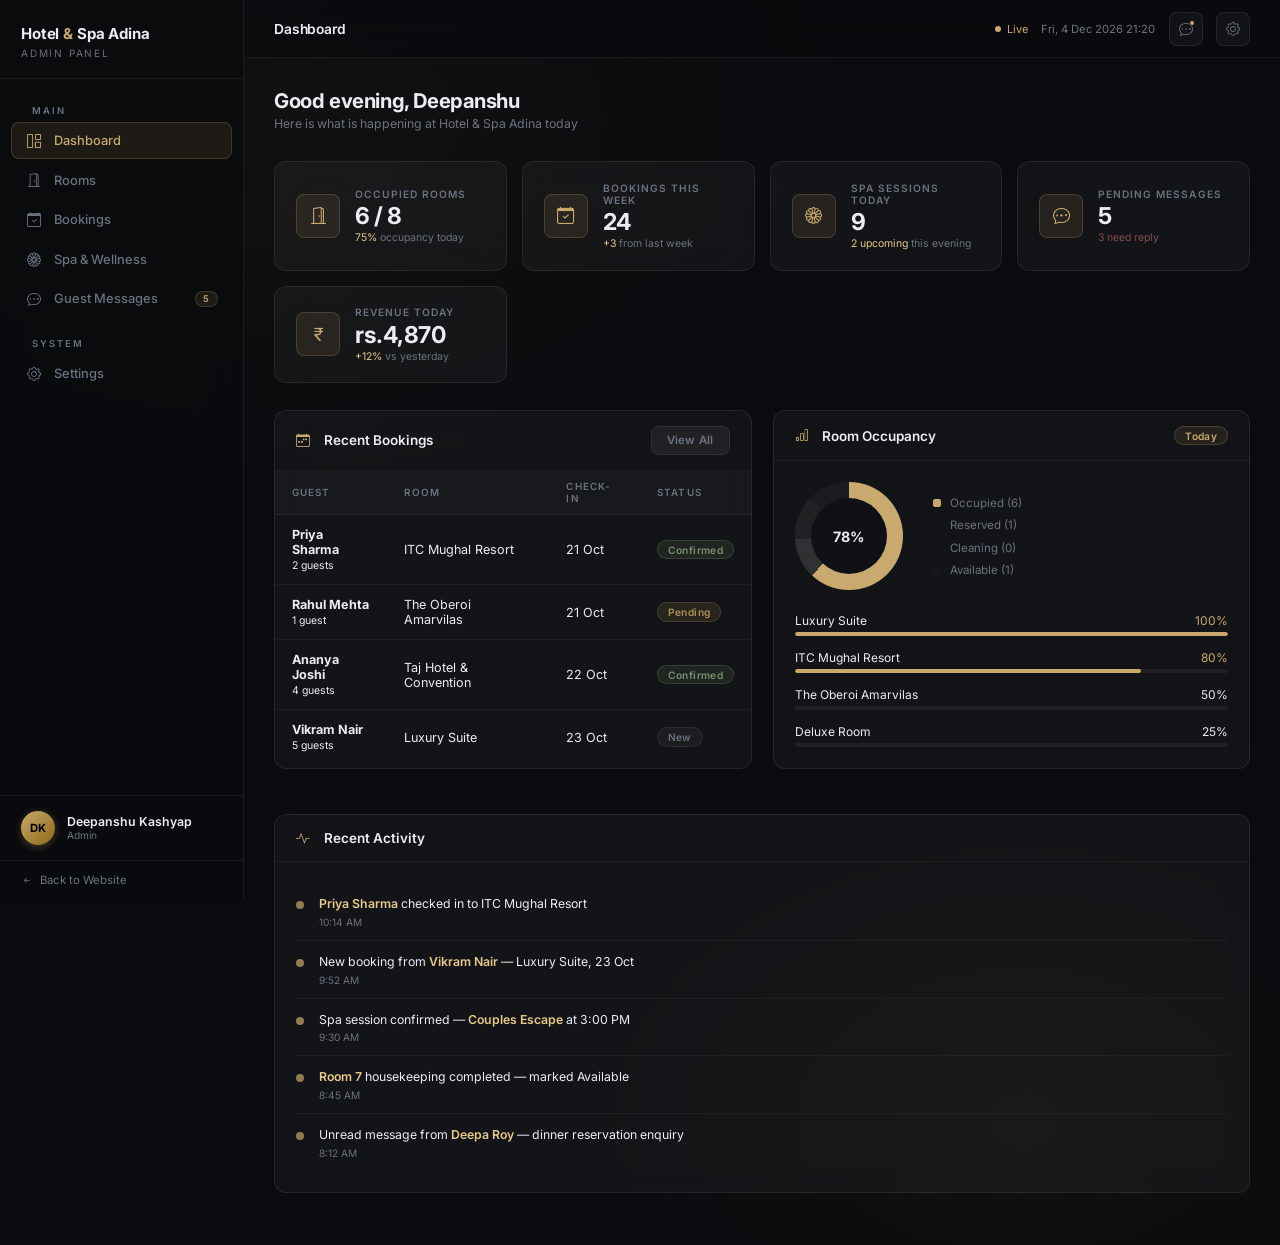
<file: admin/index.html>
<!DOCTYPE html>
<html lang="en">

<head>
    <meta charset="UTF-8" />
    <meta name="viewport" content="width=device-width,initial-scale=1.0" />
    <title>Admin Panel | Hotel &amp; Spa Adina</title>
    <meta name="description" content="Internal admin dashboard for Hotel &amp; Spa Adina staff." />
    <link rel="stylesheet" href="https://cdn.jsdelivr.net/npm/bootstrap-icons@1.11.3/font/bootstrap-icons.min.css" />
    <link rel="stylesheet" href="../css/admin.css" />
</head>

<body>
    <aside class="admin-sidebar">
        <div class="sidebar-brand">
            <div class="sidebar-brand-name">Hotel <span>&amp;</span> Spa Adina</div>
            <div class="sidebar-brand-sub">Admin Panel</div>
        </div>
        <nav class="sidebar-nav">
            <div class="sidebar-section-label">Main</div><a href="#panel-dashboard"
                class="sidebar-link link-dashboard"><i class="bi bi-grid-1x2"></i> Dashboard</a><a href="#panel-rooms"
                class="sidebar-link link-rooms"><i class="bi bi-door-open"></i> Rooms</a><a href="#panel-bookings"
                class="sidebar-link link-bookings"><i class="bi bi-calendar-check"></i> Bookings</a><a href="#panel-spa"
                class="sidebar-link link-spa"><i class="bi bi-flower1"></i> Spa &amp; Wellness</a><a
                href="#panel-messages" class="sidebar-link link-messages"><i class="bi bi-chat-dots"></i> Guest Messages
                <span class="badge badge-gold"
                    style="margin-left:auto;padding:.1rem .5rem;font-size:.62rem">5</span></a>
            <div class="sidebar-section-label">System</div><a href="#panel-settings"
                class="sidebar-link link-settings"><i class="bi bi-gear"></i> Settings</a>
        </nav>
        <div class="sidebar-footer">
            <div class="sidebar-user">
                <div class="sidebar-avatar">DK</div>
                <div>
                    <div class="sidebar-user-name">Deepanshu Kashyap</div>
                    <div class="sidebar-user-role">Admin</div>
                </div>
            </div>
        </div><a href="../index.html" class="back-to-site"><i class="bi bi-arrow-left-short"></i> Back to Website</a>
    </aside>
    <div class="admin-main">
        <header class="admin-topbar">
            <div class="topbar-title"><span id="title-dashboard">Dashboard</span><span
                    id="title-rooms">Rooms</span><span id="title-bookings">Bookings</span><span id="title-spa">Spa &amp;
                    Wellness</span><span id="title-messages">Guest Messages</span><span
                    id="title-settings">Settings</span></div>
            <div class="topbar-actions">
                <div class="topbar-live"><span class="live-dot"></span> Live</div>
                <div class="topbar-date">Tue, 21 Oct 2026</div><a href="#panel-messages" class="topbar-badge"><i
                        class="bi bi-chat-dots"></i><span class="badge-dot"></span></a><a href="#panel-settings"
                    class="topbar-badge"><i class="bi bi-gear"></i></a>
            </div>
        </header>
        <main class="admin-content">
            <div id="panel-dashboard">
                <div class="page-header">
                    <h1>Good morning, Deepanshu</h1>
                    <p>Here is what is happening at Hotel &amp; Spa Adina today</p>
                </div>
                <div class="stats-grid">
                    <div class="stat-card">
                        <div class="stat-icon gold"><i class="bi bi-door-open"></i></div>
                        <div class="stat-body">
                            <div class="stat-label">Occupied Rooms</div>
                            <div class="stat-value">6 / 8</div>
                            <div class="stat-sub"><span class="up">75%</span> occupancy today</div>
                        </div>
                    </div>
                    <div class="stat-card">
                        <div class="stat-icon green"><i class="bi bi-calendar-check"></i></div>
                        <div class="stat-body">
                            <div class="stat-label">Bookings This Week</div>
                            <div class="stat-value">24</div>
                            <div class="stat-sub"><span class="up">+3</span> from last week</div>
                        </div>
                    </div>
                    <div class="stat-card">
                        <div class="stat-icon blue"><i class="bi bi-flower1"></i></div>
                        <div class="stat-body">
                            <div class="stat-label">Spa Sessions Today</div>
                            <div class="stat-value">9</div>
                            <div class="stat-sub"><span class="up">2 upcoming</span> this evening</div>
                        </div>
                    </div>
                    <div class="stat-card">
                        <div class="stat-icon orange"><i class="bi bi-chat-dots"></i></div>
                        <div class="stat-body">
                            <div class="stat-label">Pending Messages</div>
                            <div class="stat-value">5</div>
                            <div class="stat-sub"><span class="down">3 need reply</span></div>
                        </div>
                    </div>
                    <div class="stat-card">
                        <div class="stat-icon gold"><i class="bi bi-currency-rupee"></i></div>
                        <div class="stat-body">
                            <div class="stat-label">Revenue Today</div>
                            <div class="stat-value">rs.4,870</div>
                            <div class="stat-sub"><span class="up">+12%</span> vs yesterday</div>
                        </div>
                    </div>
                </div>
                <div class="two-col" style="margin-bottom:1.5rem">
                    <div class="card">
                        <div class="card-header">
                            <h2><i class="bi bi-calendar-week" style="color:var(--gold);margin-right:.4rem"></i> Recent
                                Bookings</h2><a href="#panel-bookings" class="btn-admin btn-outline">View All</a>
                        </div>
                        <div class="admin-table-wrap">
                            <table class="admin-table">
                                <thead>
                                    <tr>
                                        <th>Guest</th>
                                        <th>Room</th>
                                        <th>Check-in</th>
                                        <th>Status</th>
                                    </tr>
                                </thead>
                                <tbody>
                                    <tr>
                                        <td><strong>Priya Sharma</strong><br /><small style="color:var(--muted)">2
                                                guests</small></td>
                                        <td>ITC Mughal Resort</td>
                                        <td>21 Oct</td>
                                        <td><span class="badge badge-success">Confirmed</span></td>
                                    </tr>
                                    <tr>
                                        <td><strong>Rahul Mehta</strong><br /><small style="color:var(--muted)">1
                                                guest</small></td>
                                        <td>The Oberoi Amarvilas</td>
                                        <td>21 Oct</td>
                                        <td><span class="badge badge-warning">Pending</span></td>
                                    </tr>
                                    <tr>
                                        <td><strong>Ananya Joshi</strong><br /><small style="color:var(--muted)">4
                                                guests</small></td>
                                        <td>Taj Hotel & Convention</td>
                                        <td>22 Oct</td>
                                        <td><span class="badge badge-success">Confirmed</span></td>
                                    </tr>
                                    <tr>
                                        <td><strong>Vikram Nair</strong><br /><small style="color:var(--muted)">5
                                                guests</small></td>
                                        <td>Luxury Suite</td>
                                        <td>23 Oct</td>
                                        <td><span class="badge badge-info">New</span></td>
                                    </tr>
                                </tbody>
                            </table>
                        </div>
                    </div>
                    <div class="card">
                        <div class="card-header">
                            <h2><i class="bi bi-bar-chart" style="color:var(--gold);margin-right:.4rem"></i> Room
                                Occupancy</h2><span class="badge badge-gold">Today</span>
                        </div>
                        <div class="card-body">
                            <div class="donut-wrap" style="margin-bottom:1.5rem">
                                <div class="donut"></div>
                                <div class="donut-legend">
                                    <div class="donut-item">
                                        <div class="donut-color" style="background:var(--gold)"></div>Occupied (6)
                                    </div>
                                    <div class="donut-item">
                                        <div class="donut-color" style="background:var(--info)"></div>Reserved (1)
                                    </div>
                                    <div class="donut-item">
                                        <div class="donut-color" style="background:var(--success)"></div>Cleaning (0)
                                    </div>
                                    <div class="donut-item">
                                        <div class="donut-color" style="background:var(--bg3)"></div>Available (1)
                                    </div>
                                </div>
                            </div>
                            <div style="display:flex;flex-direction:column;gap:.9rem">
                                <div>
                                    <div
                                        style="display:flex;justify-content:space-between;font-size:.8rem;margin-bottom:.3rem">
                                        <span>Luxury Suite</span><span style="color:var(--gold)">100%</span></div>
                                    <div class="occ-bar">
                                        <div class="occ-fill" style="width:100%"></div>
                                    </div>
                                </div>
                                <div>
                                    <div
                                        style="display:flex;justify-content:space-between;font-size:.8rem;margin-bottom:.3rem">
                                        <span>ITC Mughal Resort</span><span style="color:var(--gold)">80%</span></div>
                                    <div class="occ-bar">
                                        <div class="occ-fill" style="width:80%"></div>
                                    </div>
                                </div>
                                <div>
                                    <div
                                        style="display:flex;justify-content:space-between;font-size:.8rem;margin-bottom:.3rem">
                                        <span>The Oberoi Amarvilas</span><span style="color:var(--muted)">50%</span></div>
                                    <div class="occ-bar">
                                        <div class="occ-fill" style="width:50%;background:var(--info)"></div>
                                    </div>
                                </div>
                                <div>
                                    <div
                                        style="display:flex;justify-content:space-between;font-size:.8rem;margin-bottom:.3rem">
                                        <span>Deluxe Room</span><span style="color:var(--success)">25%</span></div>
                                    <div class="occ-bar">
                                        <div class="occ-fill" style="width:25%;background:var(--success)"></div>
                                    </div>
                                </div>
                            </div>
                        </div>
                    </div>
                </div>
                <div class="card">
                    <div class="card-header">
                        <h2><i class="bi bi-activity" style="color:var(--gold);margin-right:.4rem"></i> Recent Activity
                        </h2>
                    </div>
                    <div class="card-body">
                        <div class="activity-item">
                            <div class="activity-dot gold"></div>
                            <div class="activity-body">
                                <div class="activity-text"><strong>Priya Sharma</strong> checked in to ITC Mughal Resort
                                </div>
                                <div class="activity-time">10:14 AM</div>
                            </div>
                        </div>
                        <div class="activity-item">
                            <div class="activity-dot blue"></div>
                            <div class="activity-body">
                                <div class="activity-text">New booking from <strong>Vikram Nair</strong> — Luxury Suite,
                                    23 Oct</div>
                                <div class="activity-time">9:52 AM</div>
                            </div>
                        </div>
                        <div class="activity-item">
                            <div class="activity-dot green"></div>
                            <div class="activity-body">
                                <div class="activity-text">Spa session confirmed — <strong>Couples Escape</strong> at
                                    3:00 PM</div>
                                <div class="activity-time">9:30 AM</div>
                            </div>
                        </div>
                        <div class="activity-item">
                            <div class="activity-dot gold"></div>
                            <div class="activity-body">
                                <div class="activity-text"><strong>Room 7</strong> housekeeping completed — marked
                                    Available</div>
                                <div class="activity-time">8:45 AM</div>
                            </div>
                        </div>
                        <div class="activity-item">
                            <div class="activity-dot red"></div>
                            <div class="activity-body">
                                <div class="activity-text">Unread message from <strong>Deepa Roy</strong> — dinner
                                    reservation enquiry</div>
                                <div class="activity-time">8:12 AM</div>
                            </div>
                        </div>
                    </div>
                </div>
            </div>
            <div id="panel-rooms">
                <div class="page-header">
                    <h1>Rooms Management</h1>
                    <p>All 8 rooms — live availability, rates, and status</p>
                </div>
                <div class="stats-grid" style="grid-template-columns:repeat(4,1fr)">
                    <div class="stat-card">
                        <div class="stat-icon gold"><i class="bi bi-check-circle"></i></div>
                        <div class="stat-body">
                            <div class="stat-label">Available</div>
                            <div class="stat-value">2</div>
                        </div>
                    </div>
                    <div class="stat-card">
                        <div class="stat-icon blue"><i class="bi bi-person-fill"></i></div>
                        <div class="stat-body">
                            <div class="stat-label">Occupied</div>
                            <div class="stat-value">6</div>
                        </div>
                    </div>
                    <div class="stat-card">
                        <div class="stat-icon orange"><i class="bi bi-tools"></i></div>
                        <div class="stat-body">
                            <div class="stat-label">Maintenance</div>
                            <div class="stat-value">0</div>
                        </div>
                    </div>
                    <div class="stat-card">
                        <div class="stat-icon green"><i class="bi bi-star"></i></div>
                        <div class="stat-body">
                            <div class="stat-label">Avg Rating</div>
                            <div class="stat-value">4.7</div>
                        </div>
                    </div>
                </div>
                <div class="card">
                    <div class="card-header">
                        <h2><i class="bi bi-door-open" style="color:var(--gold);margin-right:.4rem"></i> All Rooms</h2>
                        <a href="../rooms.html" target="_blank" class="btn-admin btn-outline"><i class="bi bi-eye"></i>
                            View Public Page</a>
                    </div>
                    <div class="admin-table-wrap">
                        <table class="admin-table">
                            <thead>
                                <tr>
                                    <th>ID</th>
                                    <th>Room Name</th>
                                    <th>Size</th>
                                    <th>Capacity</th>
                                    <th>Bed Type</th>
                                    <th>Rate / Night</th>
                                    <th>Status</th>
                                    <th>This Week Occupancy</th>
                                </tr>
                            </thead>
                            <tbody>
                                <tr>
                                    <td style="color:var(--muted)">#R01</td>
                                    <td><strong>The Oberoi Amarvilas</strong></td>
                                    <td>30 m2</td>
                                    <td>1 guest</td>
                                    <td>Queen bed</td>
                                    <td style="color:var(--gold);font-weight:600">rs.18,500</td>
                                    <td><span class="badge badge-success">Available</span></td>
                                    <td>
                                        <div class="occ-bar-wrap">
                                            <div class="occ-bar">
                                                <div class="occ-fill" style="width:40%"></div>
                                            </div><span class="occ-label">40%</span>
                                        </div>
                                    </td>
                                </tr>
                                <tr>
                                    <td style="color:var(--muted)">#R02</td>
                                    <td><strong>ITC Mughal Resort</strong></td>
                                    <td>70 m2</td>
                                    <td>2 guests</td>
                                    <td>King bed</td>
                                    <td style="color:var(--gold);font-weight:600">rs.9,200</td>
                                    <td><span class="badge badge-info">Occupied</span></td>
                                    <td>
                                        <div class="occ-bar-wrap">
                                            <div class="occ-bar">
                                                <div class="occ-fill" style="width:80%"></div>
                                            </div><span class="occ-label">80%</span>
                                        </div>
                                    </td>
                                </tr>
                                <tr>
                                    <td style="color:var(--muted)">#R03</td>
                                    <td><strong>Deluxe Room</strong></td>
                                    <td>50 m2</td>
                                    <td>3 guests</td>
                                    <td>King + sofa</td>
                                    <td style="color:var(--gold);font-weight:600">rs.7,800</td>
                                    <td><span class="badge badge-info">Occupied</span></td>
                                    <td>
                                        <div class="occ-bar-wrap">
                                            <div class="occ-bar">
                                                <div class="occ-fill" style="width:70%"></div>
                                            </div><span class="occ-label">70%</span>
                                        </div>
                                    </td>
                                </tr>
                                <tr>
                                    <td style="color:var(--muted)">#R04</td>
                                    <td><strong>Taj Hotel & Convention</strong></td>
                                    <td>50 m2</td>
                                    <td>4 guests</td>
                                    <td>King + twin</td>
                                    <td style="color:var(--gold);font-weight:600">rs.5,400</td>
                                    <td><span class="badge badge-info">Occupied</span></td>
                                    <td>
                                        <div class="occ-bar-wrap">
                                            <div class="occ-bar">
                                                <div class="occ-fill" style="width:90%"></div>
                                            </div><span class="occ-label">90%</span>
                                        </div>
                                    </td>
                                </tr>
                                <tr>
                                    <td style="color:var(--muted)">#R05</td>
                                    <td><strong>Luxury Suite</strong></td>
                                    <td>90 m2</td>
                                    <td>5 guests</td>
                                    <td>King + 2 twin</td>
                                    <td style="color:var(--gold);font-weight:600">rs.4,500</td>
                                    <td><span class="badge badge-info">Occupied</span></td>
                                    <td>
                                        <div class="occ-bar-wrap">
                                            <div class="occ-bar">
                                                <div class="occ-fill" style="width:100%"></div>
                                            </div><span class="occ-label">100%</span>
                                        </div>
                                    </td>
                                </tr>
                                <tr>
                                    <td style="color:var(--muted)">#R06</td>
                                    <td><strong>Deluxe Family Room</strong></td>
                                    <td>45 m2</td>
                                    <td>6 guests</td>
                                    <td>2 double beds</td>
                                    <td style="color:var(--gold);font-weight:600">rs.3,800</td>
                                    <td><span class="badge badge-success">Available</span></td>
                                    <td>
                                        <div class="occ-bar-wrap">
                                            <div class="occ-bar">
                                                <div class="occ-fill" style="width:25%;background:var(--success)"></div>
                                            </div><span class="occ-label">25%</span>
                                        </div>
                                    </td>
                                </tr>
                                <tr>
                                    <td style="color:var(--muted)">#R07</td>
                                    <td><strong>Kadamb Resort</strong></td>
                                    <td>84 m2</td>
                                    <td>7 guests</td>
                                    <td>King + 3 twin</td>
                                    <td style="color:var(--gold);font-weight:600">rs.4,200</td>
                                    <td><span class="badge badge-info">Occupied</span></td>
                                    <td>
                                        <div class="occ-bar-wrap">
                                            <div class="occ-bar">
                                                <div class="occ-fill" style="width:60%"></div>
                                            </div><span class="occ-label">60%</span>
                                        </div>
                                    </td>
                                </tr>
                                <tr>
                                    <td style="color:var(--muted)">#R08</td>
                                    <td><strong>Hare Krishna Orchid</strong></td>
                                    <td>48 m2</td>
                                    <td>8 guests</td>
                                    <td>4 double beds</td>
                                    <td style="color:var(--gold);font-weight:600">rs.3,600</td>
                                    <td><span class="badge badge-info">Occupied</span></td>
                                    <td>
                                        <div class="occ-bar-wrap">
                                            <div class="occ-bar">
                                                <div class="occ-fill" style="width:75%"></div>
                                            </div><span class="occ-label">75%</span>
                                        </div>
                                    </td>
                                </tr>
                            </tbody>
                        </table>
                    </div>
                </div>
            </div>
            <div id="panel-bookings">
                <div class="page-header">
                    <h1>Bookings</h1>
                    <p>All confirmed, pending, and past reservations</p>
                </div>
                <div class="stats-grid" style="grid-template-columns:repeat(4,1fr)">
                    <div class="stat-card">
                        <div class="stat-icon green"><i class="bi bi-check2-circle"></i></div>
                        <div class="stat-body">
                            <div class="stat-label">Confirmed</div>
                            <div class="stat-value">18</div>
                        </div>
                    </div>
                    <div class="stat-card">
                        <div class="stat-icon orange"><i class="bi bi-clock"></i></div>
                        <div class="stat-body">
                            <div class="stat-label">Pending</div>
                            <div class="stat-value">4</div>
                        </div>
                    </div>
                    <div class="stat-card">
                        <div class="stat-icon red"><i class="bi bi-x-circle"></i></div>
                        <div class="stat-body">
                            <div class="stat-label">Cancelled</div>
                            <div class="stat-value">2</div>
                        </div>
                    </div>
                    <div class="stat-card">
                        <div class="stat-icon blue"><i class="bi bi-arrow-right-circle"></i></div>
                        <div class="stat-body">
                            <div class="stat-label">Check-outs Today</div>
                            <div class="stat-value">3</div>
                        </div>
                    </div>
                </div>
                <div class="card">
                    <div class="card-header">
                        <h2><i class="bi bi-calendar-check" style="color:var(--gold);margin-right:.4rem"></i> All
                            Reservations</h2>
                    </div>
                    <div class="admin-table-wrap">
                        <table class="admin-table">
                            <thead>
                                <tr>
                                    <th>Booking ID</th>
                                    <th>Guest Name</th>
                                    <th>Room</th>
                                    <th>Check-in</th>
                                    <th>Check-out</th>
                                    <th>Guests</th>
                                    <th>Total</th>
                                    <th>Status</th>
                                </tr>
                            </thead>
                            <tbody>
                                <tr>
                                    <td style="color:var(--muted)">#BK-2601</td>
                                    <td><strong>Priya Sharma</strong></td>
                                    <td>ITC Mughal Resort</td>
                                    <td>21 Oct</td>
                                    <td>24 Oct</td>
                                    <td>2</td>
                                    <td style="color:var(--gold);font-weight:600">rs.660</td>
                                    <td><span class="badge badge-success">Confirmed</span></td>
                                </tr>
                                <tr>
                                    <td style="color:var(--muted)">#BK-2602</td>
                                    <td><strong>Rahul Mehta</strong></td>
                                    <td>The Oberoi Amarvilas</td>
                                    <td>21 Oct</td>
                                    <td>22 Oct</td>
                                    <td>1</td>
                                    <td style="color:var(--gold);font-weight:600">rs.115</td>
                                    <td><span class="badge badge-warning">Pending</span></td>
                                </tr>
                                <tr>
                                    <td style="color:var(--muted)">#BK-2603</td>
                                    <td><strong>Ananya Joshi</strong></td>
                                    <td>Taj Hotel & Convention</td>
                                    <td>22 Oct</td>
                                    <td>25 Oct</td>
                                    <td>4</td>
                                    <td style="color:var(--gold);font-weight:600">rs.1,156</td>
                                    <td><span class="badge badge-success">Confirmed</span></td>
                                </tr>
                                <tr>
                                    <td style="color:var(--muted)">#BK-2604</td>
                                    <td><strong>Vikram Nair</strong></td>
                                    <td>Luxury Suite</td>
                                    <td>23 Oct</td>
                                    <td>28 Oct</td>
                                    <td>5</td>
                                    <td style="color:var(--gold);font-weight:600">rs.1,920</td>
                                    <td><span class="badge badge-info">New</span></td>
                                </tr>
                                <tr>
                                    <td style="color:var(--muted)">#BK-2605</td>
                                    <td><strong>Sunita Kapoor</strong></td>
                                    <td>Deluxe Family</td>
                                    <td>24 Oct</td>
                                    <td>26 Oct</td>
                                    <td>6</td>
                                    <td style="color:var(--gold);font-weight:600">rs.688</td>
                                    <td><span class="badge badge-warning">Pending</span></td>
                                </tr>
                                <tr>
                                    <td style="color:var(--muted)">#BK-2606</td>
                                    <td><strong>Arjun Rathi</strong></td>
                                    <td>Kadamb Resort</td>
                                    <td>25 Oct</td>
                                    <td>27 Oct</td>
                                    <td>3</td>
                                    <td style="color:var(--gold);font-weight:600">rs.778</td>
                                    <td><span class="badge badge-success">Confirmed</span></td>
                                </tr>
                                <tr>
                                    <td style="color:var(--muted)">#BK-2598</td>
                                    <td><strong>Deepa Roy</strong></td>
                                    <td>Deluxe Room</td>
                                    <td>18 Oct</td>
                                    <td>21 Oct</td>
                                    <td>2</td>
                                    <td style="color:var(--gold);font-weight:600">rs.795</td>
                                    <td><span class="badge badge-muted">Checked out</span></td>
                                </tr>
                                <tr>
                                    <td style="color:var(--muted)">#BK-2597</td>
                                    <td><strong>Kartik Sen</strong></td>
                                    <td>Hare Krishna Orchid</td>
                                    <td>13 Oct</td>
                                    <td>17 Oct</td>
                                    <td>8</td>
                                    <td style="color:var(--gold);font-weight:600">rs.1,996</td>
                                    <td><span class="badge badge-danger">Cancelled</span></td>
                                </tr>
                            </tbody>
                        </table>
                    </div>
                </div>
            </div>
            <div id="panel-spa">
                <div class="page-header">
                    <h1>Spa and Wellness</h1>
                    <p>Treatment schedule, packages, and therapist availability</p>
                </div>
                <div class="stats-grid" style="grid-template-columns:repeat(4,1fr)">
                    <div class="stat-card">
                        <div class="stat-icon blue"><i class="bi bi-calendar2-week"></i></div>
                        <div class="stat-body">
                            <div class="stat-label">Sessions Today</div>
                            <div class="stat-value">9</div>
                        </div>
                    </div>
                    <div class="stat-card">
                        <div class="stat-icon gold"><i class="bi bi-heart"></i></div>
                        <div class="stat-body">
                            <div class="stat-label">Couples Packages</div>
                            <div class="stat-value">2</div>
                        </div>
                    </div>
                    <div class="stat-card">
                        <div class="stat-icon green"><i class="bi bi-person-check"></i></div>
                        <div class="stat-body">
                            <div class="stat-label">Therapists On Duty</div>
                            <div class="stat-value">4</div>
                        </div>
                    </div>
                    <div class="stat-card">
                        <div class="stat-icon orange"><i class="bi bi-currency-rupee"></i></div>
                        <div class="stat-body">
                            <div class="stat-label">Spa Revenue Today</div>
                            <div class="stat-value">rs.1,490</div>
                        </div>
                    </div>
                </div>
                <div class="two-col">
                    <div class="card">
                        <div class="card-header">
                            <h2><i class="bi bi-clock" style="color:var(--gold);margin-right:.4rem"></i> Today Schedule
                            </h2>
                        </div>
                        <div class="admin-table-wrap">
                            <table class="admin-table">
                                <thead>
                                    <tr>
                                        <th>Time</th>
                                        <th>Treatment</th>
                                        <th>Guest</th>
                                        <th>Duration</th>
                                        <th>Status</th>
                                    </tr>
                                </thead>
                                <tbody>
                                    <tr>
                                        <td style="color:var(--gold);font-weight:600">9:00 AM</td>
                                        <td>Swedish Massage</td>
                                        <td>Priya S.</td>
                                        <td>60 min</td>
                                        <td><span class="badge badge-muted">Done</span></td>
                                    </tr>
                                    <tr>
                                        <td style="color:var(--gold);font-weight:600">10:30 AM</td>
                                        <td>Hydrating Facial</td>
                                        <td>Ananya J.</td>
                                        <td>45 min</td>
                                        <td><span class="badge badge-muted">Done</span></td>
                                    </tr>
                                    <tr>
                                        <td style="color:var(--gold);font-weight:600">12:00 PM</td>
                                        <td>Hot Stone Massage</td>
                                        <td>Rahul M.</td>
                                        <td>75 min</td>
                                        <td><span class="badge badge-success">Confirmed</span></td>
                                    </tr>
                                    <tr>
                                        <td style="color:var(--gold);font-weight:600">2:00 PM</td>
                                        <td>Body Scrub</td>
                                        <td>Sunita K.</td>
                                        <td>40 min</td>
                                        <td><span class="badge badge-success">Confirmed</span></td>
                                    </tr>
                                    <tr>
                                        <td style="color:var(--gold);font-weight:600">3:00 PM</td>
                                        <td>Couples Escape</td>
                                        <td>Vikram and Mrs Nair</td>
                                        <td>75 min</td>
                                        <td><span class="badge badge-info">Upcoming</span></td>
                                    </tr>
                                    <tr>
                                        <td style="color:var(--gold);font-weight:600">5:00 PM</td>
                                        <td>Thermal Pool</td>
                                        <td>Arjun R.</td>
                                        <td>90 min</td>
                                        <td><span class="badge badge-info">Upcoming</span></td>
                                    </tr>
                                </tbody>
                            </table>
                        </div>
                    </div>
                    <div class="card">
                        <div class="card-header">
                            <h2><i class="bi bi-star" style="color:var(--gold);margin-right:.4rem"></i> Package Bookings
                            </h2><a href="../spa.html" target="_blank" class="btn-admin btn-outline"><i
                                    class="bi bi-eye"></i> Spa Page</a>
                        </div>
                        <div class="card-body">
                            <div style="display:flex;flex-direction:column;gap:1.2rem">
                                <div>
                                    <div
                                        style="display:flex;justify-content:space-between;font-size:.85rem;margin-bottom:.4rem">
                                        <span><strong>Couples Escape</strong></span><span style="color:var(--gold)">12
                                            bookings</span></div>
                                    <div class="occ-bar">
                                        <div class="occ-fill" style="width:85%"></div>
                                    </div>
                                </div>
                                <div>
                                    <div
                                        style="display:flex;justify-content:space-between;font-size:.85rem;margin-bottom:.4rem">
                                        <span><strong>Relax and Renew</strong></span><span style="color:var(--info)">8
                                            bookings</span></div>
                                    <div class="occ-bar">
                                        <div class="occ-fill" style="width:57%;background:var(--info)"></div>
                                    </div>
                                </div>
                                <div>
                                    <div
                                        style="display:flex;justify-content:space-between;font-size:.85rem;margin-bottom:.4rem">
                                        <span><strong>Ultimate Wellness Day</strong></span><span
                                            style="color:var(--success)">4 bookings</span></div>
                                    <div class="occ-bar">
                                        <div class="occ-fill" style="width:29%;background:var(--success)"></div>
                                    </div>
                                </div>
                            </div>
                            <div style="margin-top:1.5rem;padding-top:1.2rem;border-top:1px solid var(--border)">
                                <div class="stat-label" style="margin-bottom:.8rem">Therapist Availability</div>
                                <div style="display:flex;flex-direction:column;gap:.6rem">
                                    <div
                                        style="display:flex;align-items:center;justify-content:space-between;font-size:.83rem">
                                        <span>Dr. Meera Singh</span><span class="badge badge-success">Available</span>
                                    </div>
                                    <div
                                        style="display:flex;align-items:center;justify-content:space-between;font-size:.83rem">
                                        <span>Ravi Kumar</span><span class="badge badge-warning">In Session</span></div>
                                    <div
                                        style="display:flex;align-items:center;justify-content:space-between;font-size:.83rem">
                                        <span>Kavya Nair</span><span class="badge badge-warning">In Session</span></div>
                                    <div
                                        style="display:flex;align-items:center;justify-content:space-between;font-size:.83rem">
                                        <span>Anil Sharma</span><span class="badge badge-success">Available</span></div>
                                </div>
                            </div>
                        </div>
                    </div>
                </div>
            </div>
            <div id="panel-messages">
                <div class="page-header">
                    <h1>Guest Messages</h1>
                    <p>All enquiries submitted through the website contact form</p>
                </div>
                <div class="two-col" style="margin-bottom:1.5rem">
                    <div class="stat-card">
                        <div class="stat-icon gold"><i class="bi bi-envelope"></i></div>
                        <div class="stat-body">
                            <div class="stat-label">Total Messages</div>
                            <div class="stat-value">5</div>
                            <div class="stat-sub">This week</div>
                        </div>
                    </div>
                    <div class="stat-card">
                        <div class="stat-icon orange"><i class="bi bi-exclamation-circle"></i></div>
                        <div class="stat-body">
                            <div class="stat-label">Awaiting Reply</div>
                            <div class="stat-value">3</div>
                            <div class="stat-sub"><span class="down">Reply within 2 hours</span></div>
                        </div>
                    </div>
                </div>
                <div class="card">
                    <div class="card-header">
                        <h2><i class="bi bi-chat-dots" style="color:var(--gold);margin-right:.4rem"></i> Inbox</h2><span
                            class="badge badge-warning">3 unread</span>
                    </div>
                    <div class="card-body">
                        <div class="msg-item msg-unread">
                            <div class="msg-avatar">DR</div>
                            <div style="flex:1">
                                <div><span class="msg-name">Deepa Roy</span><span class="msg-time">21 Oct, 8:12
                                        AM</span><span class="badge badge-warning"
                                        style="margin-left:.5rem;font-size:.62rem">Unread</span></div>
                                <div class="msg-text">Hi, I was hoping to book a dinner reservation for tomorrow evening
                                    for 4 people. Do you have availability at the rooftop restaurant?</div>
                                <div style="margin-top:.5rem;display:flex;gap:.5rem"><a
                                        href="mailto:hello@hotelaadina.in" class="btn-admin btn-gold"
                                        style="font-size:.72rem"><i class="bi bi-reply"></i> Reply</a><span
                                        class="badge badge-muted">Dining</span></div>
                            </div>
                        </div>
                        <div class="msg-item msg-unread">
                            <div class="msg-avatar blue">SK</div>
                            <div style="flex:1">
                                <div><span class="msg-name">Sunita Kapoor</span><span class="msg-time">21 Oct, 7:45
                                        AM</span><span class="badge badge-warning"
                                        style="margin-left:.5rem;font-size:.62rem">Unread</span></div>
                                <div class="msg-text">We would like to extend our stay by 2 nights. Is the Deluxe Family
                                    Room still available? Please confirm the extended rate.</div>
                                <div style="margin-top:.5rem;display:flex;gap:.5rem"><a
                                        href="mailto:hello@hotelaadina.in" class="btn-admin btn-gold"
                                        style="font-size:.72rem"><i class="bi bi-reply"></i> Reply</a><span
                                        class="badge badge-muted">Room Booking</span></div>
                            </div>
                        </div>
                        <div class="msg-item msg-unread">
                            <div class="msg-avatar green">AR</div>
                            <div style="flex:1">
                                <div><span class="msg-name">Arjun Rathi</span><span class="msg-time">20 Oct, 6:30
                                        PM</span><span class="badge badge-warning"
                                        style="margin-left:.5rem;font-size:.62rem">Unread</span></div>
                                <div class="msg-text">Can I add the Ultimate Wellness Day spa package to my stay? I
                                    arrive on 25 Oct and would like to book it for the afternoon.</div>
                                <div style="margin-top:.5rem;display:flex;gap:.5rem"><a
                                        href="mailto:hello@hotelaadina.in" class="btn-admin btn-gold"
                                        style="font-size:.72rem"><i class="bi bi-reply"></i> Reply</a><span
                                        class="badge badge-muted">Spa</span></div>
                            </div>
                        </div>
                        <div class="msg-item">
                            <div class="msg-avatar orange">VN</div>
                            <div style="flex:1">
                                <div><span class="msg-name">Vikram Nair</span><span class="msg-time">20 Oct, 2:15
                                        PM</span><span class="badge badge-success"
                                        style="margin-left:.5rem;font-size:.62rem">Replied</span></div>
                                <div class="msg-text">Thank you for confirming my Luxury Suite booking. Could you
                                    arrange airport pickup on 23 Oct at 4 PM from IGI?</div>
                                <div style="margin-top:.5rem"><span class="badge badge-muted">Room Booking</span></div>
                            </div>
                        </div>
                        <div class="msg-item">
                            <div class="msg-avatar">PS</div>
                            <div style="flex:1">
                                <div><span class="msg-name">Priya Sharma</span><span class="msg-time">20 Oct, 11:00
                                        AM</span><span class="badge badge-success"
                                        style="margin-left:.5rem;font-size:.62rem">Replied</span></div>
                                <div class="msg-text">We had an amazing stay! The ITC Mughal Resort was beautiful. Will
                                    definitely be coming back. Please add us to the newsletter.</div>
                                <div style="margin-top:.5rem"><span class="badge badge-muted">Feedback</span></div>
                            </div>
                        </div>
                    </div>
                </div>
            </div>
            <div id="panel-settings">
                <div class="page-header">
                    <h1>Settings</h1>
                    <p>Hotel profile, notifications, and team access</p>
                </div>
                <div class="two-col">
                    <div class="card">
                        <div class="card-header">
                            <h2><i class="bi bi-building" style="color:var(--gold);margin-right:.4rem"></i> Hotel
                                Information</h2>
                        </div>
                        <div class="card-body">
                            <div class="setting-row">
                                <div>
                                    <div class="setting-label">Hotel Name</div>
                                    <div class="setting-desc">Shown across the site header and footer</div>
                                </div>
                                <div class="setting-control"><input class="setting-input" type="text"
                                        value="Hotel and Spa Adina" readonly /></div>
                            </div>
                            <div class="setting-row">
                                <div>
                                    <div class="setting-label">Contact Email</div>
                                    <div class="setting-desc">Guest-facing email address</div>
                                </div>
                                <div class="setting-control"><input class="setting-input" type="email"
                                        value="hello@hotelaadina.in" readonly /></div>
                            </div>
                            <div class="setting-row">
                                <div>
                                    <div class="setting-label">Phone</div>
                                    <div class="setting-desc">Reception direct line</div>
                                </div>
                                <div class="setting-control"><input class="setting-input" type="tel"
                                        value="+91 11 2345 6789" readonly /></div>
                            </div>
                            <div class="setting-row">
                                <div>
                                    <div class="setting-label">Address</div>
                                    <div class="setting-desc">Physical location</div>
                                </div>
                                <div class="setting-control"><input class="setting-input" type="text"
                                        value="12 Luxury Lane, New Delhi" readonly /></div>
                            </div>
                            <div class="setting-row">
                                <div>
                                    <div class="setting-label">Currency</div>
                                    <div class="setting-desc">Used across all price displays</div>
                                </div>
                                <div class="setting-control"><input class="setting-input" type="text" value="INR (rs.)"
                                        readonly /></div>
                            </div>
                        </div>
                    </div>
                    <div>
                        <div class="card" style="margin-bottom:1.5rem">
                            <div class="card-header">
                                <h2><i class="bi bi-bell" style="color:var(--gold);margin-right:.4rem"></i>
                                    Notifications</h2>
                            </div>
                            <div class="card-body">
                                <div class="setting-row">
                                    <div>
                                        <div class="setting-label">New Booking Alerts</div>
                                        <div class="setting-desc">Notify when a new reservation arrives</div>
                                    </div>
                                    <div class="setting-control">
                                        <div class="toggle-switch on"></div>
                                    </div>
                                </div>
                                <div class="setting-row">
                                    <div>
                                        <div class="setting-label">Guest Messages</div>
                                        <div class="setting-desc">Alert on new contact form submissions</div>
                                    </div>
                                    <div class="setting-control">
                                        <div class="toggle-switch on"></div>
                                    </div>
                                </div>
                                <div class="setting-row">
                                    <div>
                                        <div class="setting-label">Spa Session Reminders</div>
                                        <div class="setting-desc">15 min reminder before each session</div>
                                    </div>
                                    <div class="setting-control">
                                        <div class="toggle-switch on"></div>
                                    </div>
                                </div>
                                <div class="setting-row">
                                    <div>
                                        <div class="setting-label">Daily Revenue Report</div>
                                        <div class="setting-desc">Email summary at 11 PM nightly</div>
                                    </div>
                                    <div class="setting-control">
                                        <div class="toggle-switch"></div>
                                    </div>
                                </div>
                            </div>
                        </div>
                        <div class="card">
                            <div class="card-header">
                                <h2><i class="bi bi-people" style="color:var(--gold);margin-right:.4rem"></i> Team
                                    Access</h2>
                            </div>
                            <div class="card-body">
                                <div style="display:flex;flex-direction:column;gap:.8rem">
                                    <div style="display:flex;align-items:center;justify-content:space-between">
                                        <div style="display:flex;align-items:center;gap:.7rem">
                                            <div class="sidebar-avatar" style="width:30px;height:30px;font-size:.7rem">
                                                DK</div>
                                            <div>
                                                <div style="font-size:.85rem;font-weight:600">Deepanshu Kashyap</div>
                                                <div style="font-size:.72rem;color:var(--muted)">Admin - Lead</div>
                                            </div>
                                        </div><span class="badge badge-gold">Admin</span>
                                    </div>
                                    <div style="display:flex;align-items:center;justify-content:space-between">
                                        <div style="display:flex;align-items:center;gap:.7rem">
                                            <div class="sidebar-avatar"
                                                style="width:30px;height:30px;font-size:.7rem;background:linear-gradient(135deg,var(--info),#2563eb);color:#fff">
                                                AG</div>
                                            <div>
                                                <div style="font-size:.85rem;font-weight:600">Ayush Gupta</div>
                                                <div style="font-size:.72rem;color:var(--muted)">UI - Rooms and Spa
                                                </div>
                                            </div>
                                        </div><span class="badge badge-info">Editor</span>
                                    </div>
                                    <div style="display:flex;align-items:center;justify-content:space-between">
                                        <div style="display:flex;align-items:center;gap:.7rem">
                                            <div class="sidebar-avatar"
                                                style="width:30px;height:30px;font-size:.7rem;background:linear-gradient(135deg,var(--success),#059669);color:#fff">
                                                AT</div>
                                            <div>
                                                <div style="font-size:.85rem;font-weight:600">Ayush Tyagi</div>
                                                <div style="font-size:.72rem;color:var(--muted)">Dining and Contact
                                                </div>
                                            </div>
                                        </div><span class="badge badge-success">Editor</span>
                                    </div>
                                </div>
                            </div>
                        </div>
                    </div>
                </div>
            </div>
        </main>
    </div>
  <!-- Admin Panel Interactive JS (Deepanshu Kashyap) -->
  <script src="../js/admin.js"></script>
</body>

</html>
</file>
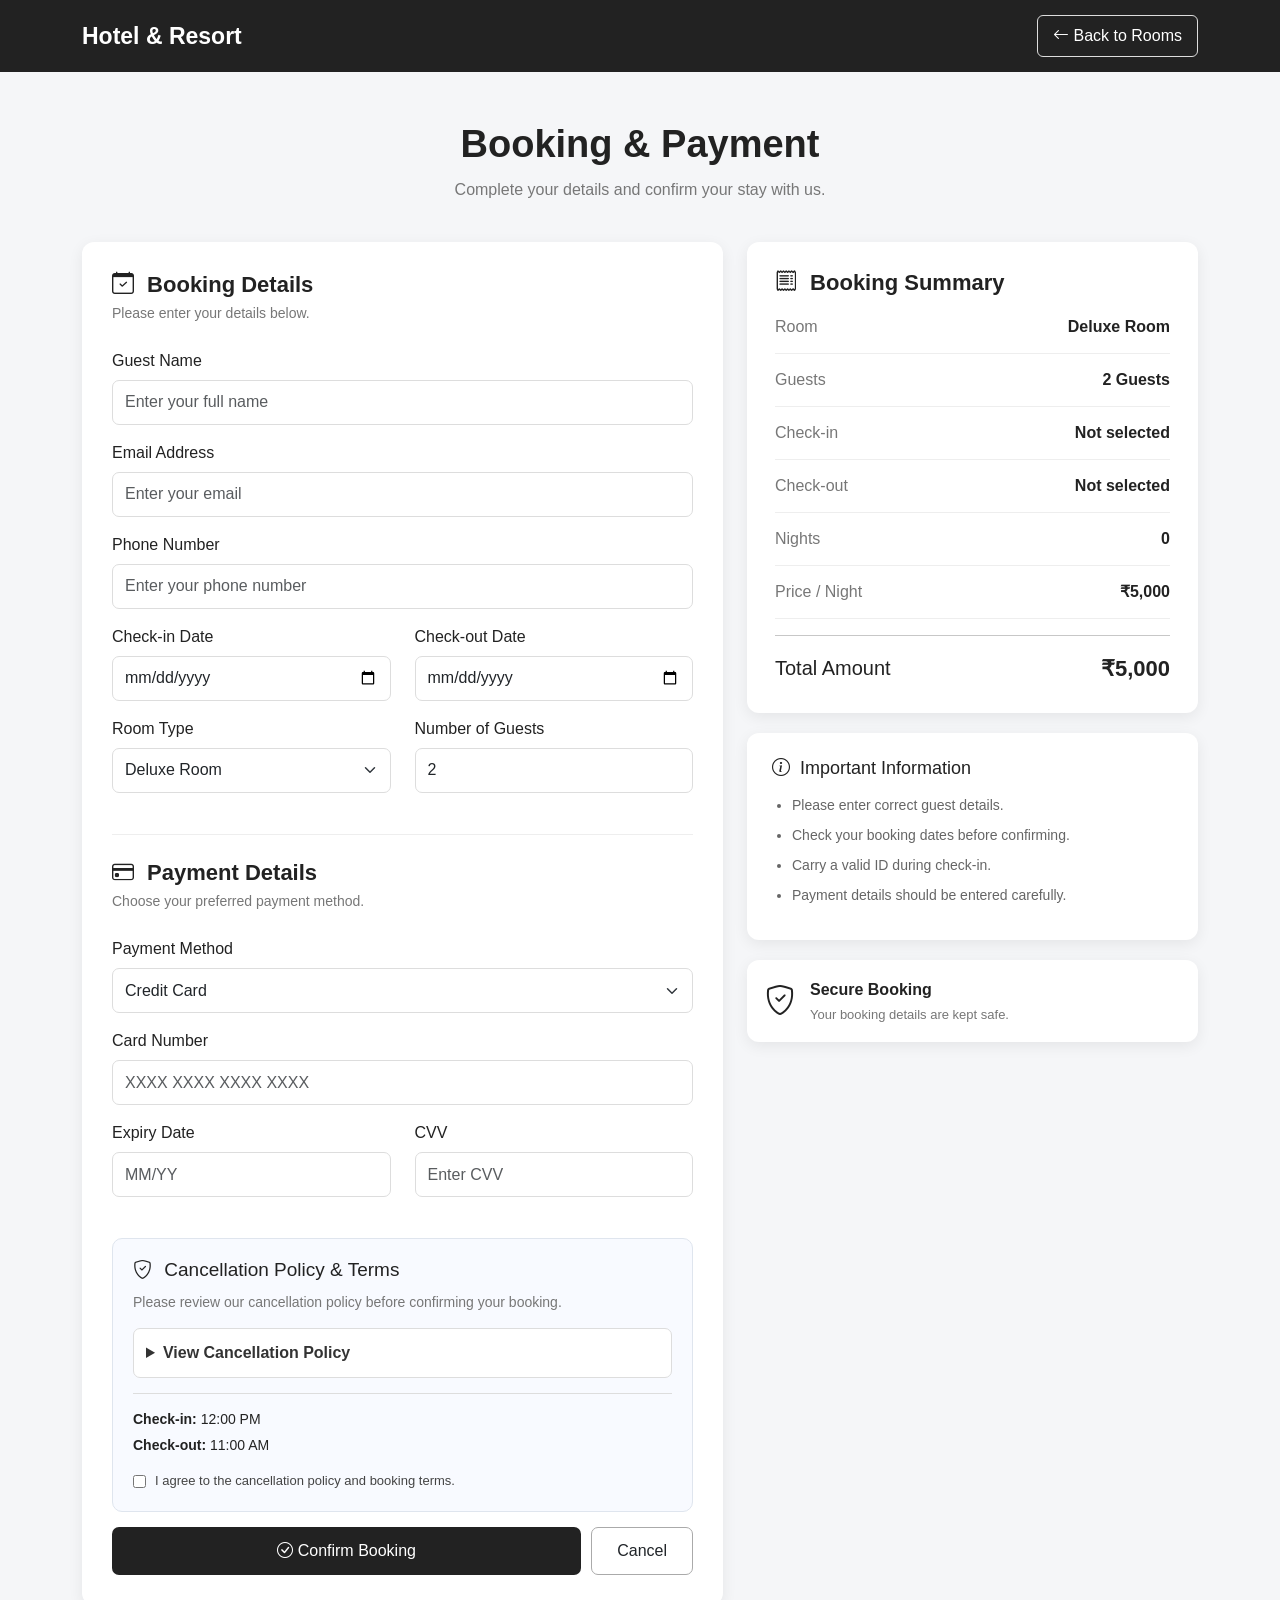
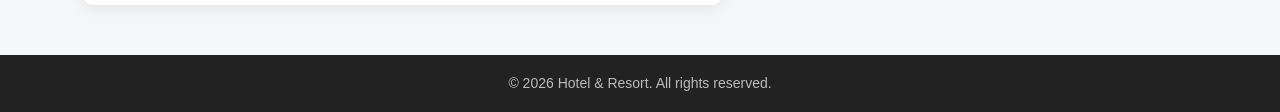
<file: booking-payment.html>
<!DOCTYPE html>
<html lang="en">

<head>
    <meta charset="UTF-8">
    <meta name="viewport" content="width=device-width, initial-scale=1.0">

    <title>Booking & Payment | Hotel and Resort Management System</title>

    <!-- Bootstrap -->
    <link href="https://cdn.jsdelivr.net/npm/bootstrap@5.3.3/dist/css/bootstrap.min.css"
        rel="stylesheet">

    <!-- Bootstrap Icons -->
    <link rel="stylesheet"
        href="https://cdn.jsdelivr.net/npm/bootstrap-icons@1.11.3/font/bootstrap-icons.min.css">

    <!-- Custom CSS -->
    <link rel="stylesheet" href="css/booking-payment.css">
</head>

<body>

    <!-- Header -->
    <header class="top-header">
        <div class="container">
            <div class="header-content">
                <a href="index.html" class="logo">
                    Hotel & Resort
                </a>

                <a href="room-details.html" class="back-btn">
                    <i class="bi bi-arrow-left"></i> Back to Rooms
                </a>
            </div>
        </div>
    </header>

    <!-- Main Section -->
    <main class="booking-page">
        <div class="container">

            <!-- Page Heading -->
            <div class="page-title text-center">
                <h1>Booking & Payment</h1>
                <p>Complete your details and confirm your stay with us.</p>
            </div>

            <div class="row g-4">

                <!-- Left Side -->
                <div class="col-lg-7">
                    <div class="booking-card">

                        <h3>
                            <i class="bi bi-calendar-check"></i>
                            Booking Details
                        </h3>

                        <p class="section-text">
                            Please enter your details below.
                        </p>

                        <form id="bookingForm">

                            <!-- Guest Name -->
                            <div class="mb-3">
                                <label class="form-label">Guest Name</label>
                                <input type="text" class="form-control"
                                    placeholder="Enter your full name" required>
                            </div>

                            <!-- Email -->
                            <div class="mb-3">
                                <label class="form-label">Email Address</label>
                                <input type="email" class="form-control"
                                    placeholder="Enter your email" required>
                            </div>

                            <!-- Phone -->
                            <div class="mb-3">
                                <label class="form-label">Phone Number</label>
                                <input type="tel" class="form-control"
                                    placeholder="Enter your phone number" required>
                            </div>

                            <!-- Booking Dates -->
                            <div class="row">
                                <div class="col-md-6 mb-3">
                                    <label class="form-label">Check-in Date</label>
                                    <input type="date" class="form-control"
                                        id="checkinDate" required>
                                </div>

                                <div class="col-md-6 mb-3">
                                    <label class="form-label">Check-out Date</label>
                                    <input type="date" class="form-control"
                                        id="checkoutDate" required>
                                </div>
                            </div>

                            <!-- Room and Guests -->
                            <div class="row">
                                <div class="col-md-6 mb-3">
                                    <label class="form-label">Room Type</label>

                                    <select class="form-select" id="roomType">
                                        <option value="Deluxe Room" data-price="5000">
                                            Deluxe Room
                                        </option>
                                        <option value="Executive Room" data-price="7500">
                                            Executive Room
                                        </option>
                                        <option value="Luxury Suite" data-price="12000">
                                            Luxury Suite
                                        </option>
                                    </select>
                                </div>

                                <div class="col-md-6 mb-3">
                                    <label class="form-label">Number of Guests</label>
                                    <input type="number" class="form-control"
                                        id="guestCount" value="2" min="1" required>
                                </div>
                            </div>

                            <!-- Payment Section -->
                            <div class="payment-heading">
                                <h3>
                                    <i class="bi bi-credit-card"></i>
                                    Payment Details
                                </h3>

                                <p class="section-text">
                                    Choose your preferred payment method.
                                </p>
                            </div>

                            <!-- Payment Method -->
                            <div class="mb-3">
                                <label class="form-label">Payment Method</label>

                                <select class="form-select" id="paymentMethod">
                                    <option value="Credit Card">Credit Card</option>
                                    <option value="Debit Card">Debit Card</option>
                                    <option value="UPI">UPI</option>
                                    <option value="Pay at Hotel">Pay at Hotel</option>
                                </select>
                            </div>

                            <!-- Card Details -->
                            <div id="cardFields">

                                <div class="mb-3">
                                    <label class="form-label">Card Number</label>
                                    <input type="text" class="form-control"
                                        id="cardNumber"
                                        placeholder="XXXX XXXX XXXX XXXX">
                                </div>

                                <div class="row">
                                    <div class="col-md-6 mb-3">
                                        <label class="form-label">Expiry Date</label>
                                        <input type="text" class="form-control"
                                            id="expiryDate" placeholder="MM/YY">
                                    </div>

                                    <div class="col-md-6 mb-3">
                                        <label class="form-label">CVV</label>
                                        <input type="password" class="form-control"
                                            id="cvv" placeholder="Enter CVV">
                                    </div>
                                </div>
                            </div>

                            <!-- UPI Details -->
                            <div id="upiFields" style="display: none;">
                                <div class="mb-3">
                                    <label class="form-label">UPI ID</label>
                                    <input type="text" class="form-control"
                                        id="upiId" placeholder="yourname@upi">
                                </div>
                            </div>

                            <!-- Pay at Hotel Message -->
                            <div id="payAtHotelNote"
                                class="section-text" style="display: none;">
                                No payment is required now. You can pay directly
                                at the hotel during check-in.
                            </div>

                            <!-- NEW FEATURE: Cancellation Policy -->
                            <div class="cancellation-card">

                                <h4>
                                    <i class="bi bi-shield-check"></i>
                                    Cancellation Policy &amp; Terms
                                </h4>

                                <p class="policy-intro">
                                    Please review our cancellation policy before
                                    confirming your booking.
                                </p>

                                <details class="policy-details">
                                    <summary>View Cancellation Policy</summary>

                                    <ul>
                                        <li>
                                            Cancellation requests should be made
                                            before check-in.
                                        </li>
                                        <li>
                                            Refund eligibility depends on the
                                            hotel's cancellation policy.
                                        </li>
                                        <li>
                                            Additional charges may apply for
                                            late cancellations.
                                        </li>
                                    </ul>
                                </details>

                                <div class="policy-timings">
                                    <p>
                                        <strong>Check-in:</strong> 12:00 PM
                                    </p>
                                    <p>
                                        <strong>Check-out:</strong> 11:00 AM
                                    </p>
                                </div>

                                <label class="terms-label">
                                    <input type="checkbox" id="acceptTerms" required>
                                    <span>
                                        I agree to the cancellation policy and
                                        booking terms.
                                    </span>
                                </label>

                            </div>
                            <!-- END NEW FEATURE -->

                            <!-- Existing Buttons -->
                            <div class="button-area">
                                <button type="submit" class="btn confirm-btn">
                                    <i class="bi bi-check-circle"></i>
                                    Confirm Booking
                                </button>

                                <a href="room-details.html" class="btn cancel-btn">
                                    Cancel
                                </a>
                            </div>

                        </form>
                    </div>
                </div>

                <!-- Right Side -->
                <div class="col-lg-5">

                    <!-- Booking Summary -->
                    <div class="summary-card">
                        <h3>
                            <i class="bi bi-receipt"></i>
                            Booking Summary
                        </h3>

                        <div class="summary-item">
                            <span>Room</span>
                            <strong id="summaryRoom">Deluxe Room</strong>
                        </div>

                        <div class="summary-item">
                            <span>Guests</span>
                            <strong id="summaryGuests">2 Guests</strong>
                        </div>

                        <div class="summary-item">
                            <span>Check-in</span>
                            <strong id="summaryCheckin">Not selected</strong>
                        </div>

                        <div class="summary-item">
                            <span>Check-out</span>
                            <strong id="summaryCheckout">Not selected</strong>
                        </div>

                        <div class="summary-item">
                            <span>Nights</span>
                            <strong id="summaryNights">0</strong>
                        </div>

                        <div class="summary-item">
                            <span>Price / Night</span>
                            <strong id="summaryPricePerNight">₹5,000</strong>
                        </div>

                        <hr>

                        <div class="total-price">
                            <span>Total Amount</span>
                            <strong id="summaryTotal">₹5,000</strong>
                        </div>
                    </div>

                    <!-- Information Card -->
                    <div class="info-card">
                        <h5>
                            <i class="bi bi-info-circle"></i>
                            Important Information
                        </h5>

                        <ul>
                            <li>Please enter correct guest details.</li>
                            <li>Check your booking dates before confirming.</li>
                            <li>Carry a valid ID during check-in.</li>
                            <li>Payment details should be entered carefully.</li>
                        </ul>
                    </div>

                    <!-- Secure Booking -->
                    <div class="secure-box">
                        <i class="bi bi-shield-check"></i>

                        <div>
                            <strong>Secure Booking</strong>
                            <p>Your booking details are kept safe.</p>
                        </div>
                    </div>

                </div>
            </div>
        </div>
    </main>

    <!-- Footer -->
    <footer class="footer">
        <p>© 2026 Hotel & Resort. All rights reserved.</p>
    </footer>

    <!-- Existing JavaScript for Booking Summary and Payment Options -->
    <script>
        (function () {
            const roomType = document.getElementById('roomType');
            const guestCount = document.getElementById('guestCount');
            const checkinDate = document.getElementById('checkinDate');
            const checkoutDate = document.getElementById('checkoutDate');
            const paymentMethod = document.getElementById('paymentMethod');

            const cardFields = document.getElementById('cardFields');
            const upiFields = document.getElementById('upiFields');
            const payAtHotelNote = document.getElementById('payAtHotelNote');

            const cardNumber = document.getElementById('cardNumber');
            const expiryDate = document.getElementById('expiryDate');
            const cvv = document.getElementById('cvv');
            const upiId = document.getElementById('upiId');

            const summaryRoom = document.getElementById('summaryRoom');
            const summaryGuests = document.getElementById('summaryGuests');
            const summaryCheckin = document.getElementById('summaryCheckin');
            const summaryCheckout = document.getElementById('summaryCheckout');
            const summaryNights = document.getElementById('summaryNights');
            const summaryPricePerNight =
                document.getElementById('summaryPricePerNight');
            const summaryTotal = document.getElementById('summaryTotal');

            function formatRupees(amount) {
                return '₹' + Number(amount).toLocaleString('en-IN');
            }

            function formatDateDisplay(value) {
                if (!value) return 'Not selected';

                const date = new Date(value + 'T00:00:00');

                if (isNaN(date.getTime())) return 'Not selected';

                return date.toLocaleDateString('en-IN', {
                    day: 'numeric',
                    month: 'short',
                    year: 'numeric'
                });
            }

            function calculateNights() {
                const checkIn = checkinDate.value;
                const checkOut = checkoutDate.value;

                if (!checkIn || !checkOut) return 0;

                const inDate = new Date(checkIn + 'T00:00:00');
                const outDate = new Date(checkOut + 'T00:00:00');

                const difference = Math.round(
                    (outDate - inDate) / (1000 * 60 * 60 * 24)
                );

                return difference > 0 ? difference : 0;
            }

            function updateSummary() {
                const selectedOption =
                    roomType.options[roomType.selectedIndex];

                const pricePerNight =
                    Number(selectedOption.dataset.price || 0);

                const nights = calculateNights();
                const guests = Math.max(1, Number(guestCount.value || 1));

                summaryRoom.textContent = selectedOption.value;

                summaryGuests.textContent =
                    guests + (guests === 1 ? ' Guest' : ' Guests');

                summaryCheckin.textContent =
                    formatDateDisplay(checkinDate.value);

                summaryCheckout.textContent =
                    formatDateDisplay(checkoutDate.value);

                summaryNights.textContent = nights;

                summaryPricePerNight.textContent =
                    formatRupees(pricePerNight);

                const total = pricePerNight * (nights > 0 ? nights : 1);

                summaryTotal.textContent = formatRupees(total);
            }

            function updatePaymentFields() {
                const method = paymentMethod.value;

                cardFields.style.display = 'none';
                upiFields.style.display = 'none';
                payAtHotelNote.style.display = 'none';

                cardNumber.required = false;
                expiryDate.required = false;
                cvv.required = false;
                upiId.required = false;

                if (method === 'Credit Card' || method === 'Debit Card') {
                    cardFields.style.display = '';
                    cardNumber.required = true;
                    expiryDate.required = true;
                    cvv.required = true;
                } else if (method === 'UPI') {
                    upiFields.style.display = '';
                    upiId.required = true;
                } else if (method === 'Pay at Hotel') {
                    payAtHotelNote.style.display = '';
                }
            }

            roomType.addEventListener('change', updateSummary);
            guestCount.addEventListener('input', updateSummary);
            checkinDate.addEventListener('change', updateSummary);
            checkoutDate.addEventListener('change', updateSummary);
            paymentMethod.addEventListener('change', updatePaymentFields);

            updateSummary();
            updatePaymentFields();
        })();
    </script>
</body>
</html>
</file>
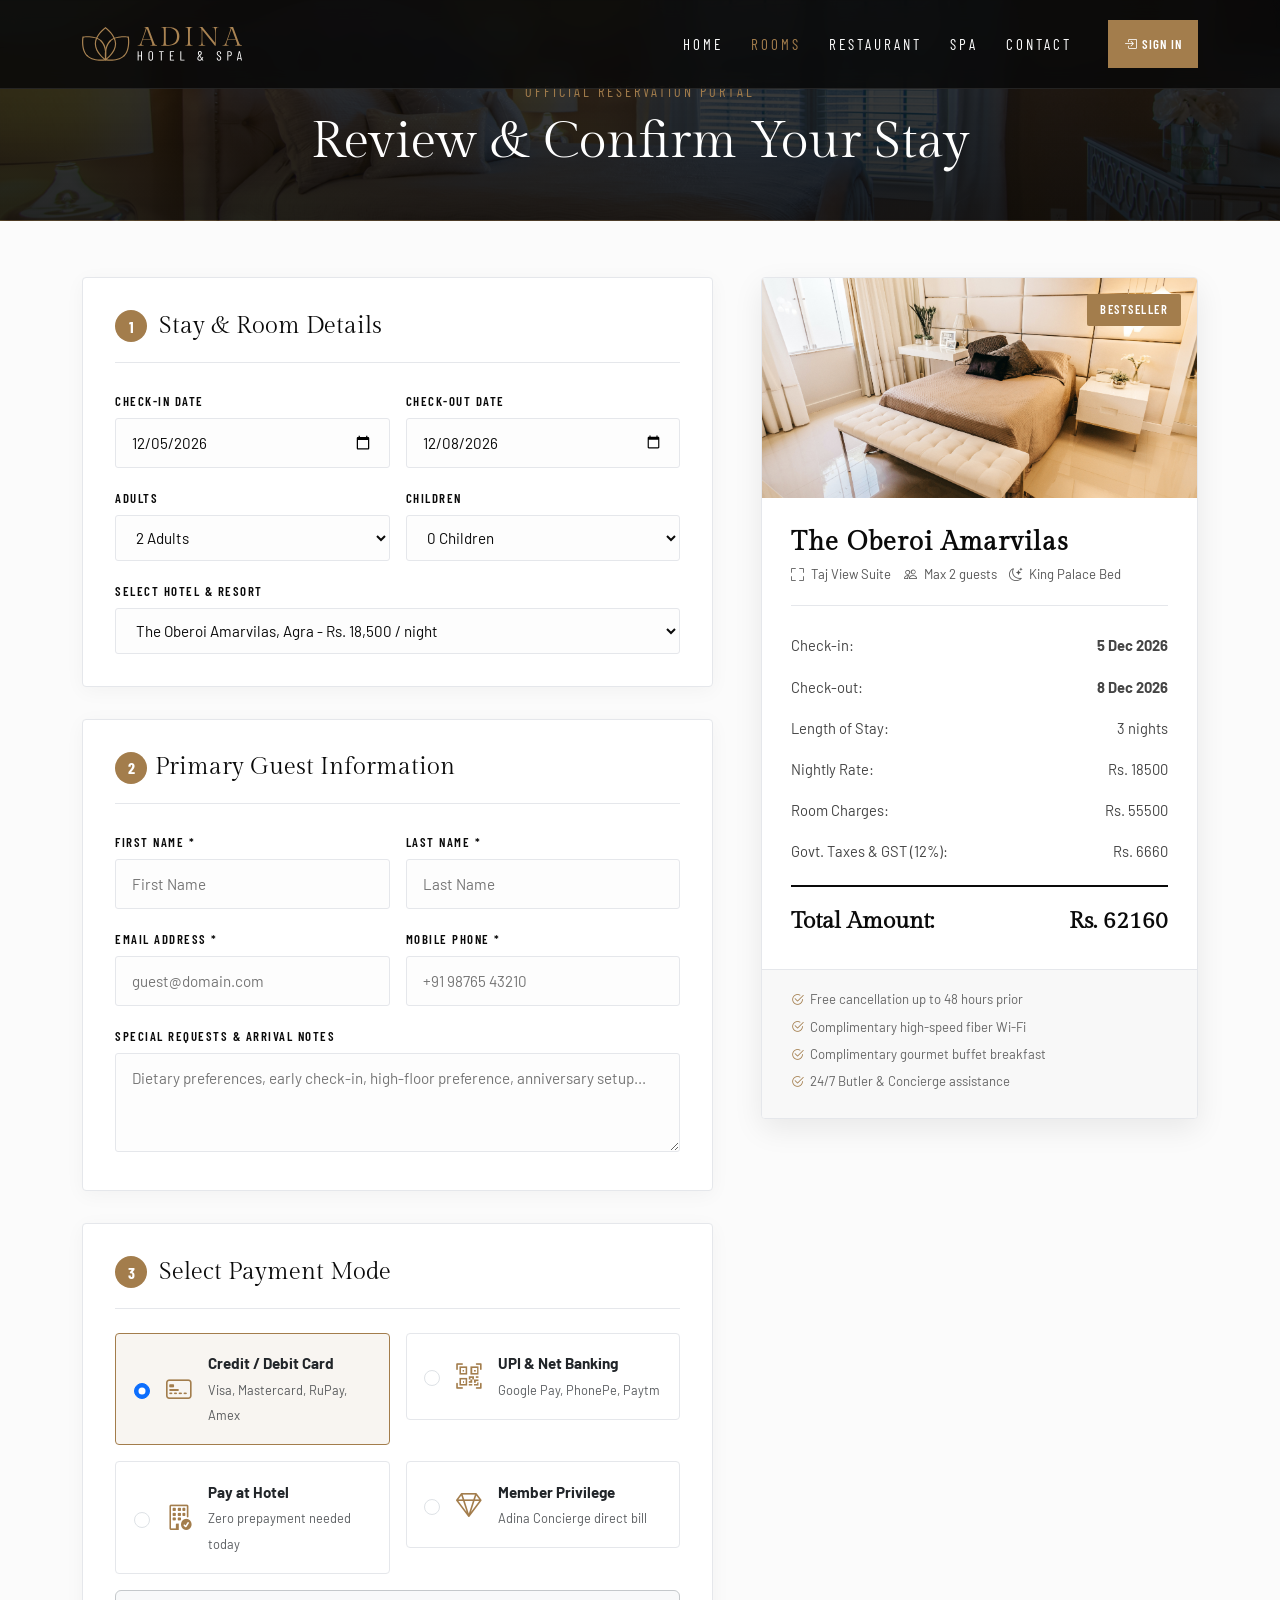
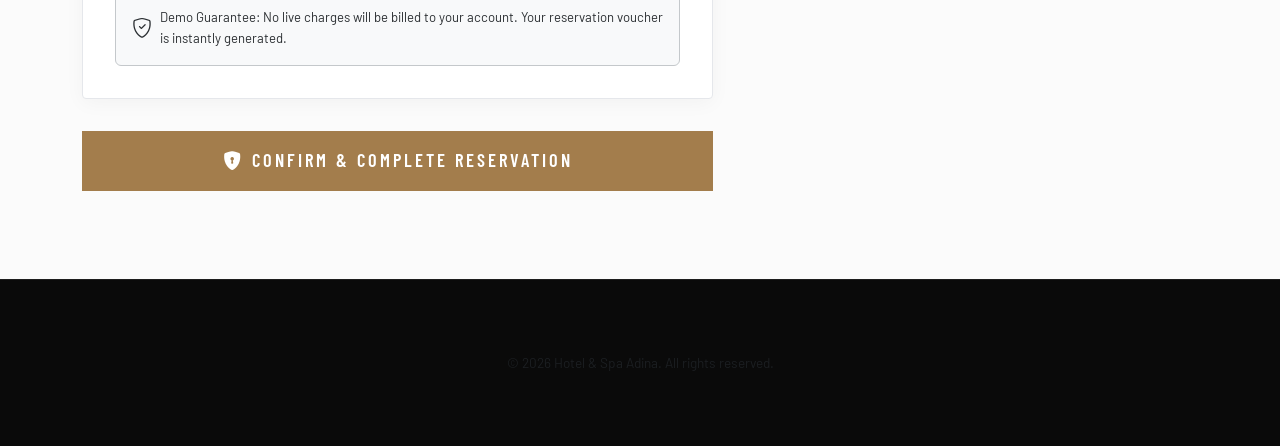
<file: checkout.html>
<!DOCTYPE html>
<html lang="en">
<head>
  <meta charset="UTF-8">
  <meta name="viewport" content="width=device-width, initial-scale=1.0">
  <meta name="description" content="Complete your luxury hotel reservation at Hotel &amp; Spa Adina. Instant room booking confirmation and best rate guarantee.">
  <title>Checkout &amp; Reservation Confirmation | Hotel &amp; Spa Adina</title>
  <!-- Bootstrap 5 CSS -->
  <link href="https://cdn.jsdelivr.net/npm/bootstrap@5.3.3/dist/css/bootstrap.min.css" rel="stylesheet">
  <!-- Bootstrap Icons CSS -->
  <link rel="stylesheet" href="https://cdn.jsdelivr.net/npm/bootstrap-icons@1.11.3/font/bootstrap-icons.min.css">
  <!-- Main Project Stylesheet -->
  <link rel="stylesheet" href="css/style.css">
  <style>
    .checkout-hero {
      background: #0a0a0a;
      background-image: linear-gradient(rgba(10, 10, 10, 0.75), rgba(10, 10, 10, 0.88)), url('assets/img/heroSlider/3.jpg');
      background-size: cover;
      background-position: center;
      padding: 5rem 0 3rem;
      text-align: center;
      color: #ffffff;
      border-bottom: 1px solid rgba(163, 125, 76, 0.3);
    }
    .checkout-hero-subtitle {
      font-family: var(--font-tertiary);
      text-transform: uppercase;
      letter-spacing: 3px;
      color: var(--color-accent);
      font-size: 0.9rem;
      margin-bottom: 0.5rem;
    }
    .checkout-hero-title {
      font-family: var(--font-primary);
      font-size: clamp(2rem, 4vw, 3.2rem);
      margin: 0;
      font-weight: 400;
    }

    .checkout-section {
      padding: 3.5rem 0 5.5rem;
      background: #fbfbfb;
    }
    .checkout-card {
      background: #ffffff;
      border: 1px solid var(--color-border);
      border-radius: 4px;
      padding: 2rem;
      margin-bottom: 2rem;
      box-shadow: 0 4px 20px rgba(0, 0, 0, 0.04);
    }
    .checkout-card-header {
      display: flex;
      align-items: center;
      gap: 0.75rem;
      border-bottom: 1px solid var(--color-border);
      padding-bottom: 1.2rem;
      margin-bottom: 1.5rem;
    }
    .step-badge {
      width: 32px;
      height: 32px;
      background: var(--color-accent);
      color: #ffffff;
      font-family: var(--font-tertiary);
      font-weight: 700;
      font-size: 1rem;
      border-radius: 50%;
      display: flex;
      align-items: center;
      justify-content: center;
    }
    .checkout-card-title {
      font-family: var(--font-primary);
      font-size: 1.5rem;
      color: var(--color-primary);
      margin: 0;
    }

    .form-label-custom {
      font-family: var(--font-tertiary);
      text-transform: uppercase;
      letter-spacing: 1.5px;
      font-size: 0.8rem;
      color: var(--color-primary);
      margin-bottom: 0.4rem;
      font-weight: 600;
    }
    .form-control-custom {
      border: 1px solid var(--color-border);
      border-radius: 3px;
      padding: 0.75rem 1rem;
      font-family: var(--font-secondary);
      font-size: 0.95rem;
      color: var(--color-primary);
      transition: var(--transition);
      width: 100%;
    }
    .form-control-custom:focus {
      outline: none;
      border-color: var(--color-accent);
      box-shadow: 0 0 0 3px rgba(163, 125, 76, 0.15);
    }

    /* Payment Methods */
    .payment-option-card {
      border: 1px solid var(--color-border);
      border-radius: 4px;
      padding: 1.1rem;
      cursor: pointer;
      transition: var(--transition);
      display: flex;
      align-items: center;
      gap: 1rem;
      background: #ffffff;
      user-select: none;
    }
    .payment-option-card:hover {
      border-color: var(--color-accent);
    }
    .payment-option-card.selected {
      border-color: var(--color-accent);
      background: var(--color-accent-subtle);
    }
    .payment-icon {
      font-size: 1.6rem;
      color: var(--color-accent);
    }

    /* Summary Card (Right Side Sticky) */
    .summary-card {
      background: #ffffff;
      border: 1px solid var(--color-border);
      border-radius: 4px;
      box-shadow: 0 10px 30px rgba(0, 0, 0, 0.08);
      position: sticky;
      top: 100px;
      overflow: hidden;
    }
    .summary-img-wrapper {
      height: 220px;
      position: relative;
      overflow: hidden;
    }
    .summary-img-wrapper img {
      width: 100%;
      height: 100%;
      object-fit: cover;
    }
    .summary-img-badge {
      position: absolute;
      top: 1rem;
      right: 1rem;
      background: var(--color-accent);
      color: #ffffff;
      font-family: var(--font-tertiary);
      font-size: 0.78rem;
      text-transform: uppercase;
      letter-spacing: 1.5px;
      padding: 0.35rem 0.8rem;
      border-radius: 2px;
      font-weight: 600;
    }
    .summary-body {
      padding: 1.8rem;
    }
    .summary-room-title {
      font-family: var(--font-primary);
      font-size: 1.6rem;
      color: var(--color-primary);
      margin-bottom: 0.4rem;
    }
    .summary-meta-chips {
      display: flex;
      flex-wrap: wrap;
      gap: 0.8rem;
      font-family: var(--font-secondary);
      font-size: 0.82rem;
      color: var(--color-text-muted);
      margin-bottom: 1.25rem;
      padding-bottom: 1.2rem;
      border-bottom: 1px solid var(--color-border);
    }
    .summary-line {
      display: flex;
      justify-content: space-between;
      align-items: center;
      padding: 0.55rem 0;
      font-family: var(--font-secondary);
      font-size: 0.92rem;
      color: #444444;
    }
    .summary-total {
      display: flex;
      justify-content: space-between;
      align-items: center;
      padding-top: 1rem;
      margin-top: 0.8rem;
      border-top: 2px solid #0a0a0a;
      font-family: var(--font-primary);
      font-size: 1.45rem;
      color: #0a0a0a;
      font-weight: 700;
    }
    .summary-perks {
      background: #f8f8f8;
      padding: 1.2rem 1.8rem;
      border-top: 1px solid var(--color-border);
      font-size: 0.82rem;
      color: #666666;
    }
    .summary-perks li {
      margin-bottom: 0.4rem;
      display: flex;
      align-items: center;
      gap: 0.4rem;
    }
    .summary-perks i {
      color: var(--color-accent);
    }

    /* Modal Styling */
    .confirmation-modal {
      display: none;
      position: fixed;
      inset: 0;
      background: rgba(10, 10, 10, 0.85);
      z-index: 9999;
      align-items: center;
      justify-content: center;
      padding: 1.5rem;
    }
    .confirmation-modal.show {
      display: flex;
    }
    .modal-box {
      background: #ffffff;
      border-radius: 4px;
      width: 100%;
      max-width: 580px;
      padding: 3rem 2.4rem;
      text-align: center;
      box-shadow: 0 30px 80px rgba(0, 0, 0, 0.5);
      position: relative;
      animation: modalFadeIn 0.4s ease;
    }
    @keyframes modalFadeIn {
      from { opacity: 0; transform: translateY(20px); }
      to { opacity: 1; transform: translateY(0); }
    }
    .modal-success-icon {
      width: 76px;
      height: 76px;
      background: rgba(163, 125, 76, 0.15);
      color: var(--color-accent);
      border-radius: 50%;
      display: flex;
      align-items: center;
      justify-content: center;
      font-size: 2.6rem;
      margin: 0 auto 1.5rem;
    }
    .booking-ref-badge {
      display: inline-block;
      background: #0a0a0a;
      color: var(--color-accent);
      font-family: var(--font-tertiary);
      font-size: 1.15rem;
      letter-spacing: 3px;
      font-weight: 700;
      padding: 0.6rem 1.6rem;
      border-radius: 3px;
      margin: 1rem 0 1.5rem;
    }
  </style>
</head>
<body>

  <!-- Site Header -->
  <header class="site-header">
    <div class="container d-flex justify-content-between align-items-center">
      <a href="index.html" class="header-logo" aria-label="Hotel &amp; Spa Adina Home">
        <img src="assets/img/logo-white.svg" alt="Hotel &amp; Spa Adina Logo">
      </a>
      <button class="nav-toggle" id="navToggle" aria-label="Toggle navigation" aria-expanded="false">
        <i class="bi bi-list"></i>
      </button>
      <nav class="main-nav" aria-label="Main Navigation">
        <a href="index.html" class="nav-link-custom">Home</a>
        <a href="rooms.html" class="nav-link-custom active">Rooms</a>
        <a href="index.html#restaurant" class="nav-link-custom">Restaurant</a>
        <a href="spa.html" class="nav-link-custom">Spa</a>
        <a href="index.html#contact" class="nav-link-custom">Contact</a>
      </nav>
    </div>
  </header>

  <!-- Hero Banner -->
  <section class="checkout-hero">
    <div class="container">
      <p class="checkout-hero-subtitle">Official Reservation Portal</p>
      <h1 class="checkout-hero-title">Review &amp; Confirm Your Stay</h1>
    </div>
  </section>

  <!-- Checkout Main -->
  <section class="checkout-section">
    <div class="container">
      <div class="row g-5">

        <!-- Left Form Columns -->
        <div class="col-12 col-lg-7">

          <!-- Step 1: Stay Details -->
          <div class="checkout-card">
            <div class="checkout-card-header">
              <span class="step-badge">1</span>
              <h2 class="checkout-card-title">Stay &amp; Room Details</h2>
            </div>

            <div class="row g-3">
              <div class="col-12 col-md-6">
                <label class="form-label-custom" for="checkoutCheckIn">Check-In Date</label>
                <input type="date" id="checkoutCheckIn" class="form-control-custom" required>
              </div>
              <div class="col-12 col-md-6">
                <label class="form-label-custom" for="checkoutCheckOut">Check-Out Date</label>
                <input type="date" id="checkoutCheckOut" class="form-control-custom" required>
              </div>
              <div class="col-12 col-md-6">
                <label class="form-label-custom" for="checkoutAdults">Adults</label>
                <select id="checkoutAdults" class="form-control-custom">
                  <option value="1">1 Adult</option>
                  <option value="2" selected>2 Adults</option>
                  <option value="3">3 Adults</option>
                  <option value="4">4 Adults</option>
                  <option value="5">5 Adults</option>
                  <option value="6">6 Adults</option>
                </select>
              </div>
              <div class="col-12 col-md-6">
                <label class="form-label-custom" for="checkoutKids">Children</label>
                <select id="checkoutKids" class="form-control-custom">
                  <option value="0" selected>0 Children</option>
                  <option value="1">1 Child</option>
                  <option value="2">2 Children</option>
                  <option value="3">3 Children</option>
                </select>
              </div>
              <div class="col-12">
                <label class="form-label-custom" for="checkoutRoomSelect">Select Hotel &amp; Resort</label>
                <select id="checkoutRoomSelect" class="form-control-custom">
                  <option value="1">The Oberoi Amarvilas, Agra - Rs. 18,500 / night</option>
                  <option value="2">ITC Mughal Resort &amp; Spa, Agra - Rs. 9,200 / night</option>
                  <option value="3">Taj Hotel &amp; Convention Centre, Agra - Rs. 7,800 / night</option>
                  <option value="4">Courtyard by Marriott, Agra - Rs. 5,400 / night</option>
                  <option value="5">Kadamb Resort Spiritual Stay, Vrindavan - Rs. 4,500 / night</option>
                  <option value="6">The Radha Ashok, Mathura - Rs. 3,800 / night</option>
                  <option value="7">Nidhivan Sarovar Portico, Vrindavan - Rs. 4,200 / night</option>
                  <option value="8">Resort Hare Krishna Orchid, Vrindavan - Rs. 3,600 / night</option>
                </select>
              </div>
            </div>
          </div>

          <!-- Step 2: Guest Details -->
          <div class="checkout-card">
            <div class="checkout-card-header d-flex justify-content-between align-items-center">
              <div class="d-flex align-items-center gap-2">
                <span class="step-badge">2</span>
                <h2 class="checkout-card-title">Primary Guest Information</h2>
              </div>
              <span id="userAuthBadge" class="badge bg-dark text-accent px-2 py-1" style="font-size:0.75rem; letter-spacing:1px; display:none;"></span>
            </div>

            <div class="row g-3">
              <div class="col-12 col-md-6">
                <label class="form-label-custom" for="guestFirstName">First Name *</label>
                <input type="text" id="guestFirstName" class="form-control-custom" placeholder="First Name" required>
              </div>
              <div class="col-12 col-md-6">
                <label class="form-label-custom" for="guestLastName">Last Name *</label>
                <input type="text" id="guestLastName" class="form-control-custom" placeholder="Last Name" required>
              </div>
              <div class="col-12 col-md-6">
                <label class="form-label-custom" for="guestEmail">Email Address *</label>
                <input type="email" id="guestEmail" class="form-control-custom" placeholder="guest@domain.com" required>
              </div>
              <div class="col-12 col-md-6">
                <label class="form-label-custom" for="guestPhone">Mobile Phone *</label>
                <input type="tel" id="guestPhone" class="form-control-custom" placeholder="+91 98765 43210" required>
              </div>
              <div class="col-12">
                <label class="form-label-custom" for="guestNotes">Special Requests &amp; Arrival Notes</label>
                <textarea id="guestNotes" class="form-control-custom" rows="3" placeholder="Dietary preferences, early check-in, high-floor preference, anniversary setup..."></textarea>
              </div>
            </div>
          </div>

          <!-- Step 3: Payment Options -->
          <div class="checkout-card">
            <div class="checkout-card-header">
              <span class="step-badge">3</span>
              <h2 class="checkout-card-title">Select Payment Mode</h2>
            </div>

            <div class="row g-3" id="paymentOptionsGroup">
              <div class="col-12 col-md-6">
                <div class="payment-option-card selected" data-method="card">
                  <input type="radio" name="paymentOption" id="payCard" checked class="form-check-input" style="accent-color: var(--color-accent);">
                  <i class="bi bi-credit-card-2-front payment-icon"></i>
                  <div>
                    <strong class="d-block text-dark" style="font-size: 0.95rem;">Credit / Debit Card</strong>
                    <small class="text-muted" style="font-size: 0.8rem;">Visa, Mastercard, RuPay, Amex</small>
                  </div>
                </div>
              </div>
              <div class="col-12 col-md-6">
                <div class="payment-option-card" data-method="upi">
                  <input type="radio" name="paymentOption" id="payUpi" class="form-check-input" style="accent-color: var(--color-accent);">
                  <i class="bi bi-qr-code-scan payment-icon"></i>
                  <div>
                    <strong class="d-block text-dark" style="font-size: 0.95rem;">UPI &amp; Net Banking</strong>
                    <small class="text-muted" style="font-size: 0.8rem;">Google Pay, PhonePe, Paytm</small>
                  </div>
                </div>
              </div>
              <div class="col-12 col-md-6">
                <div class="payment-option-card" data-method="hotel">
                  <input type="radio" name="paymentOption" id="payHotel" class="form-check-input" style="accent-color: var(--color-accent);">
                  <i class="bi bi-building-check payment-icon"></i>
                  <div>
                    <strong class="d-block text-dark" style="font-size: 0.95rem;">Pay at Hotel</strong>
                    <small class="text-muted" style="font-size: 0.8rem;">Zero prepayment needed today</small>
                  </div>
                </div>
              </div>
              <div class="col-12 col-md-6">
                <div class="payment-option-card" data-method="points">
                  <input type="radio" name="paymentOption" id="payPoints" class="form-check-input" style="accent-color: var(--color-accent);">
                  <i class="bi bi-gem payment-icon"></i>
                  <div>
                    <strong class="d-block text-dark" style="font-size: 0.95rem;">Member Privilege</strong>
                    <small class="text-muted" style="font-size: 0.8rem;">Adina Concierge direct bill</small>
                  </div>
                </div>
              </div>
            </div>

            <div class="alert alert-secondary mt-3 mb-0 d-flex align-items-center gap-2" style="font-size: 0.82rem; background: #f8f9fa;">
              <i class="bi bi-shield-check text-accent fs-5"></i>
              <span>Demo Guarantee: No live charges will be billed to your account. Your reservation voucher is instantly generated.</span>
            </div>
          </div>

          <!-- Confirm CTA -->
          <button type="button" class="btn-custom btn-custom-lg btn-accent w-100 d-flex align-items-center justify-content-center gap-2" id="confirmBookingBtn" style="font-size: 1.15rem; padding: 1.15rem;">
            <i class="bi bi-shield-lock-fill"></i>
            <span>Confirm &amp; Complete Reservation</span>
          </button>

        </div>

        <!-- Right Side: Order Summary -->
        <div class="col-12 col-lg-5">
          <div class="summary-card">
            <div class="summary-img-wrapper">
              <img src="assets/img/rooms/4.png" alt="Room preview" id="summaryRoomImg">
              <span class="summary-img-badge" id="summaryRoomBadge">BESTSELLER</span>
            </div>
            <div class="summary-body">
              <h3 class="summary-room-title" id="summaryRoomName">Luxury Room</h3>
              <div class="summary-meta-chips" id="summaryRoomChips">
                <span><i class="bi bi-fullscreen text-accent me-1"></i> <span id="summarySize">50m²</span></span>
                <span><i class="bi bi-people text-accent me-1"></i> <span id="summaryGuests">Max 4 guests</span></span>
                <span><i class="bi bi-moon-stars text-accent me-1"></i> <span id="summaryBed">King bed</span></span>
              </div>

              <!-- Dates row -->
              <div class="summary-line">
                <span>Check-in:</span>
                <strong id="summaryCheckInText">--</strong>
              </div>
              <div class="summary-line">
                <span>Check-out:</span>
                <strong id="summaryCheckOutText">--</strong>
              </div>
              <div class="summary-line">
                <span>Length of Stay:</span>
                <span id="summaryNightsText">3 nights</span>
              </div>
              <div class="summary-line">
                <span>Nightly Rate:</span>
                <span id="summaryRateText">Rs. 289</span>
              </div>
              <div class="summary-line">
                <span>Room Charges:</span>
                <span id="summarySubtotalText">Rs. 867</span>
              </div>
              <div class="summary-line">
                <span>Govt. Taxes &amp; GST (12%):</span>
                <span id="summaryTaxText">Rs. 104</span>
              </div>
              <div class="summary-total">
                <span>Total Amount:</span>
                <span class="text-accent" id="summaryGrandTotalText">Rs. 971</span>
              </div>
            </div>

            <ul class="summary-perks list-unstyled m-0">
              <li><i class="bi bi-check2-circle"></i> Free cancellation up to 48 hours prior</li>
              <li><i class="bi bi-check2-circle"></i> Complimentary high-speed fiber Wi-Fi</li>
              <li><i class="bi bi-check2-circle"></i> Complimentary gourmet buffet breakfast</li>
              <li><i class="bi bi-check2-circle"></i> 24/7 Butler &amp; Concierge assistance</li>
            </ul>
          </div>
        </div>

      </div>
    </div>
  </section>

  <!-- Booking Confirmed Success Modal -->
  <div class="confirmation-modal" id="confirmationModal">
    <div class="modal-box">
      <div class="modal-success-icon">
        <i class="bi bi-check-lg"></i>
      </div>
      <p class="text-accent text-uppercase mb-1" style="font-family: var(--font-tertiary); letter-spacing: 2.5px; font-weight:600; font-size:0.9rem;">Reservation Confirmed</p>
      <h2 style="font-family: var(--font-primary); font-size: 2.2rem; color: #0a0a0a;">Thank You, <span id="modalGuestName">Valued Guest</span>!</h2>
      <p class="text-muted" style="font-size: 0.95rem;">
        Your reservation at <strong>Hotel &amp; Spa Adina</strong> is officially confirmed. A verification receipt has been saved to your guest profile.
      </p>

      <div class="booking-ref-badge" id="modalBookingId">
        ADN-849204
      </div>

      <div class="bg-light p-3 rounded mb-4 text-start" style="font-size: 0.9rem; line-height: 1.8;">
        <div><strong>Room:</strong> <span id="modalRoomName">Luxury Room</span></div>
        <div><strong>Dates:</strong> <span id="modalStayDates">--</span></div>
        <div><strong>Guests:</strong> <span id="modalGuestsInfo">2 Adults</span></div>
        <div><strong>Total Paid / Guaranteed:</strong> <span id="modalTotalPaid" class="text-accent fw-bold">Rs. 971</span></div>
      </div>

      <div class="d-flex gap-2 justify-content-center flex-wrap">
        <button type="button" class="btn-custom btn-dark" onclick="window.print();">
          <i class="bi bi-printer me-1"></i> Print Voucher
        </button>
        <a href="index.html" class="btn-custom btn-accent">
          <i class="bi bi-house me-1"></i> Back to Home
        </a>
      </div>
    </div>
  </div>

  <!-- Footer -->
  <footer class="site-footer">
    <div class="container text-center py-4">
      <p class="m-0 text-muted" style="font-size: 0.85rem;">&copy; 2026 Hotel &amp; Spa Adina. All rights reserved.</p>
    </div>
  </footer>

  <script src="js/main.js"></script>
  <script>
    (function () {
      const roomsData = {
        1: { name: "The Oberoi Amarvilas", city: "Agra", size: "Taj View Suite", maxPeople: 2, bed: "King Palace Bed", price: 18500, img: "assets/img/heroSlider/1.jpg" },
        2: { name: "ITC Mughal Resort & Spa", city: "Agra", size: "Mughal Chamber", maxPeople: 3, bed: "Royal King Bed", price: 9200, img: "assets/img/heroSlider/2.jpg" },
        3: { name: "Taj Hotel & Convention Centre", city: "Agra", size: "Executive View Suite", maxPeople: 4, bed: "King Bed + 1 Twin", price: 7800, img: "assets/img/rooms/5-lg.png" },
        4: { name: "Courtyard by Marriott", city: "Agra", size: "Deluxe Courtyard Room", maxPeople: 4, bed: "King / Twin Beds", price: 5400, img: "assets/img/rooms/2.png" },
        5: { name: "Kadamb Resort Spiritual Stay", city: "Vrindavan - Mathura", size: "Spiritual Garden Suite", maxPeople: 4, bed: "Double Queen Beds", price: 4500, img: "assets/img/heroSlider/3.jpg" },
        6: { name: "The Radha Ashok", city: "Mathura", size: "Garden View Deluxe", maxPeople: 3, bed: "King Bed", price: 3800, img: "assets/img/rooms/3.png" },
        7: { name: "Nidhivan Sarovar Portico", city: "Vrindavan - Mathura", size: "Executive Holy Suite", maxPeople: 4, bed: "King Bed + Sofa", price: 4200, img: "assets/img/rooms/4.png" },
        8: { name: "Resort Hare Krishna Orchid", city: "Vrindavan - Mathura", size: "Family Duplex Villa", maxPeople: 5, bed: "2 Double Beds", price: 3600, img: "assets/img/rooms/1.png" }
      };

      // Form Elements
      const checkInInput = document.getElementById('checkoutCheckIn');
      const checkOutInput = document.getElementById('checkoutCheckOut');
      const adultsSelect = document.getElementById('checkoutAdults');
      const kidsSelect = document.getElementById('checkoutKids');
      const roomSelect = document.getElementById('checkoutRoomSelect');

      const guestFirst = document.getElementById('guestFirstName');
      const guestLast = document.getElementById('guestLastName');
      const guestEmail = document.getElementById('guestEmail');
      const guestPhone = document.getElementById('guestPhone');
      const guestNotes = document.getElementById('guestNotes');
      const userAuthBadge = document.getElementById('userAuthBadge');

      const confirmBtn = document.getElementById('confirmBookingBtn');
      const modal = document.getElementById('confirmationModal');

      // Summary Elements
      const summaryImg = document.getElementById('summaryRoomImg');
      const summaryName = document.getElementById('summaryRoomName');
      const summarySize = document.getElementById('summarySize');
      const summaryGuests = document.getElementById('summaryGuests');
      const summaryBed = document.getElementById('summaryBed');
      const summaryCheckIn = document.getElementById('summaryCheckInText');
      const summaryCheckOut = document.getElementById('summaryCheckOutText');
      const summaryNights = document.getElementById('summaryNightsText');
      const summaryRate = document.getElementById('summaryRateText');
      const summarySubtotal = document.getElementById('summarySubtotalText');
      const summaryTax = document.getElementById('summaryTaxText');
      const summaryTotal = document.getElementById('summaryGrandTotalText');

      // Initialize values from URL Query
      const urlParams = new URLSearchParams(window.location.search);
      const initialId = parseInt(urlParams.get('id'), 10) || 1;
      const initialCheckIn = urlParams.get('checkIn') || urlParams.get('checkin');
      const initialCheckOut = urlParams.get('checkOut') || urlParams.get('checkout');
      const initialAdults = urlParams.get('adults');
      const initialKids = urlParams.get('kids') || urlParams.get('children');

      // Default dates: tomorrow & 3 days later
      const now = new Date();
      const tomorrow = new Date(now);
      tomorrow.setDate(now.getDate() + 1);
      const defaultOut = new Date(now);
      defaultOut.setDate(now.getDate() + 4);

      const fmtDate = (d) => d.toISOString().split('T')[0];

      checkInInput.min = fmtDate(now);
      checkInInput.value = initialCheckIn || fmtDate(tomorrow);
      checkOutInput.min = fmtDate(tomorrow);
      checkOutInput.value = initialCheckOut || fmtDate(defaultOut);

      if (roomsData[initialId]) {
        roomSelect.value = initialId;
      }
      if (initialAdults && adultsSelect.querySelector('option[value="' + initialAdults + '"]')) {
        adultsSelect.value = initialAdults;
      }
      if (initialKids && kidsSelect.querySelector('option[value="' + initialKids + '"]')) {
        kidsSelect.value = initialKids;
      }

      // Check logged-in user in localStorage
      try {
        const storedUser = JSON.parse(localStorage.getItem('adina_user') || 'null');
        if (storedUser && storedUser.name) {
          const names = storedUser.name.split(' ');
          guestFirst.value = names[0] || '';
          guestLast.value = names.slice(1).join(' ') || '';
          guestEmail.value = storedUser.email || '';
          userAuthBadge.textContent = 'MEMBER: ' + storedUser.name;
          userAuthBadge.style.display = 'inline-block';
        }
      } catch (err) {
        console.error(err);
      }

      // Payment option card selection
      const paymentCards = document.querySelectorAll('.payment-option-card');
      paymentCards.forEach(card => {
        card.addEventListener('click', function () {
          paymentCards.forEach(c => c.classList.remove('selected'));
          this.classList.add('selected');
          const radio = this.querySelector('input[type="radio"]');
          if (radio) radio.checked = true;
        });
      });

      // Recalculate Summary
      function updateSummary() {
        const roomId = parseInt(roomSelect.value, 10) || 4;
        const room = roomsData[roomId] || roomsData[4];

        const dIn = new Date(checkInInput.value);
        const dOut = new Date(checkOutInput.value);

        let nights = 1;
        if (!isNaN(dIn.getTime()) && !isNaN(dOut.getTime()) && dOut > dIn) {
          nights = Math.max(1, Math.round((dOut - dIn) / (1000 * 60 * 60 * 24)));
        }

        const subtotal = room.price * nights;
        const tax = Math.round(subtotal * 0.12);
        const grandTotal = subtotal + tax;

        summaryImg.src = room.img;
        summaryName.textContent = room.name;
        summarySize.textContent = room.size;
        summaryGuests.textContent = 'Max ' + room.maxPeople + ' guests';
        summaryBed.textContent = room.bed;

        const optIn = { day: 'numeric', month: 'short', year: 'numeric' };
        summaryCheckIn.textContent = isNaN(dIn.getTime()) ? checkInInput.value : dIn.toLocaleDateString('en-IN', optIn);
        summaryCheckOut.textContent = isNaN(dOut.getTime()) ? checkOutInput.value : dOut.toLocaleDateString('en-IN', optIn);

        summaryNights.textContent = nights + (nights === 1 ? ' night' : ' nights');
        summaryRate.textContent = 'Rs. ' + room.price;
        summarySubtotal.textContent = 'Rs. ' + subtotal;
        summaryTax.textContent = 'Rs. ' + tax;
        summaryTotal.textContent = 'Rs. ' + grandTotal;
      }

      checkInInput.addEventListener('change', function () {
        if (checkOutInput.value && checkOutInput.value <= checkInInput.value) {
          const d = new Date(checkInInput.value);
          d.setDate(d.getDate() + 1);
          checkOutInput.value = fmtDate(d);
        }
        updateSummary();
      });

      checkOutInput.addEventListener('change', updateSummary);
      roomSelect.addEventListener('change', updateSummary);
      updateSummary();

      // Confirm Booking Handler
      confirmBtn.addEventListener('click', function () {
        const first = guestFirst.value.trim();
        const last = guestLast.value.trim();
        const email = guestEmail.value.trim();
        const phone = guestPhone.value.trim();

        if (!first || !last || !email || !phone) {
          alert('Please fill out your First Name, Last Name, Email, and Phone Number.');
          guestFirst.focus();
          return;
        }

        const dIn = new Date(checkInInput.value);
        const dOut = new Date(checkOutInput.value);
        if (isNaN(dIn.getTime()) || isNaN(dOut.getTime()) || dOut <= dIn) {
          alert('Check-out date must be after check-in date.');
          checkOutInput.focus();
          return;
        }

        const roomId = parseInt(roomSelect.value, 10);
        const room = roomsData[roomId];
        const nights = Math.max(1, Math.round((dOut - dIn) / (1000 * 60 * 60 * 24)));
        const total = (room.price * nights) + Math.round((room.price * nights) * 0.12);

        // Generate Booking ID
        const bookingId = 'ADN-' + Math.floor(100000 + Math.random() * 900000);

        // Save to localStorage
        let bookings = [];
        try {
          bookings = JSON.parse(localStorage.getItem('adina_bookings') || '[]');
        } catch (e) {
          bookings = [];
        }

        const newBooking = {
          bookingId: bookingId,
          roomId: roomId,
          roomName: room.name,
          checkIn: checkInInput.value,
          checkOut: checkOutInput.value,
          adults: adultsSelect.value,
          kids: kidsSelect.value,
          guestName: first + ' ' + last,
          email: email,
          phone: phone,
          notes: guestNotes.value.trim(),
          totalAmount: total,
          createdAt: new Date().toISOString()
        };

        bookings.unshift(newBooking);
        localStorage.setItem('adina_bookings', JSON.stringify(bookings));

        // Fill Modal Info
        document.getElementById('modalGuestName').textContent = first;
        document.getElementById('modalBookingId').textContent = bookingId;
        document.getElementById('modalRoomName').textContent = room.name;
        document.getElementById('modalStayDates').textContent = checkInInput.value + ' to ' + checkOutInput.value + ' (' + nights + ' nights)';
        document.getElementById('modalGuestsInfo').textContent = adultsSelect.value + ' Adults, ' + kidsSelect.value + ' Children';
        document.getElementById('modalTotalPaid').textContent = 'Rs. ' + total;

        modal.classList.add('show');
      });
    })();
  </script>
</body>
</html>
</file>
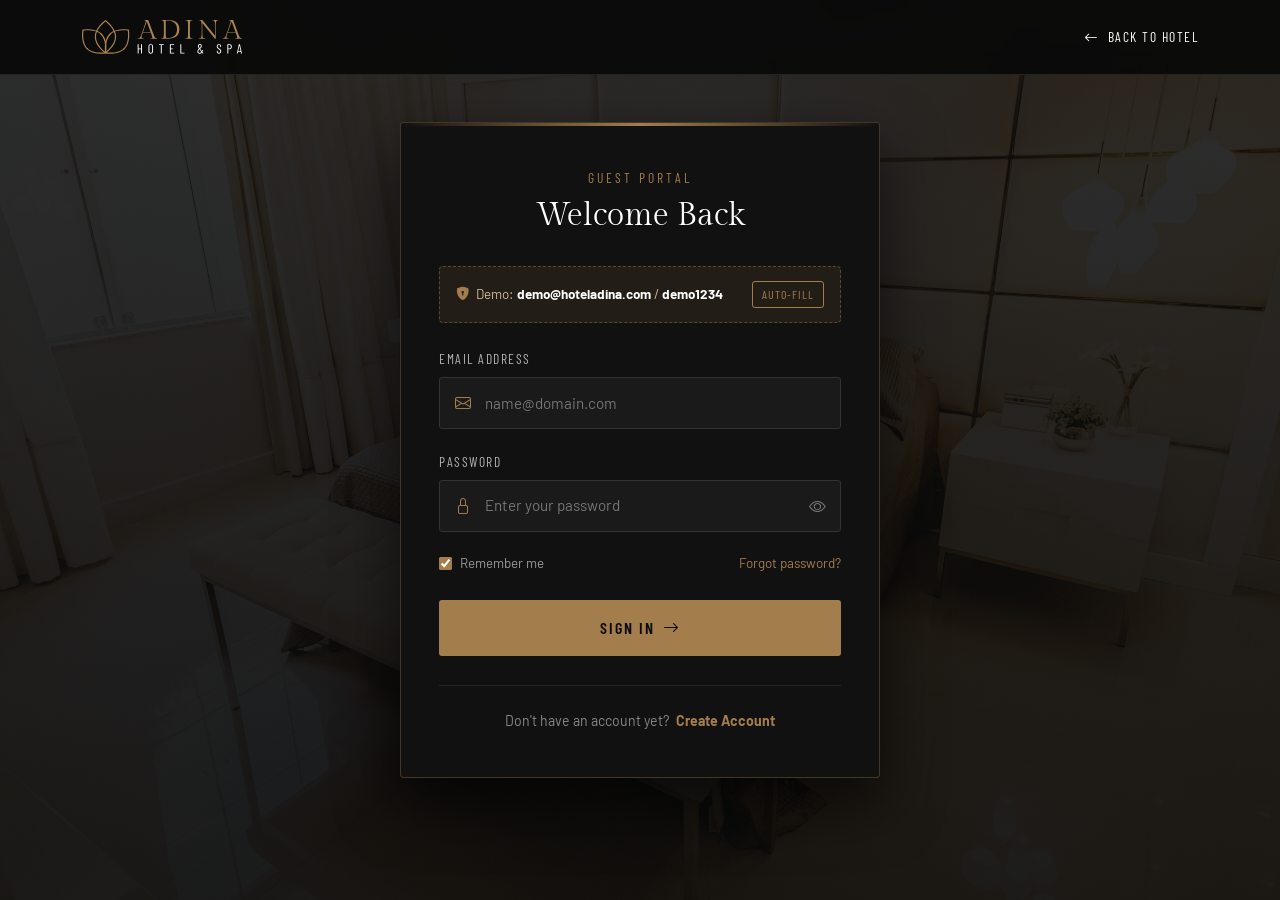
<file: login.html>
<!DOCTYPE html>
<html lang="en">
<head>
  <meta charset="UTF-8">
  <meta name="viewport" content="width=device-width, initial-scale=1.0">
  <meta name="description" content="Login to your Hotel &amp; Spa Adina account to manage reservations, check out faster, and access member-only privileges.">
  <title>Guest Login | Hotel &amp; Spa Adina</title>
  <!-- Bootstrap 5 CSS -->
  <link href="https://cdn.jsdelivr.net/npm/bootstrap@5.3.3/dist/css/bootstrap.min.css" rel="stylesheet">
  <!-- Bootstrap Icons CSS -->
  <link rel="stylesheet" href="https://cdn.jsdelivr.net/npm/bootstrap-icons@1.11.3/font/bootstrap-icons.min.css">
  <!-- Main Project Stylesheet -->
  <link rel="stylesheet" href="css/style.css">
  <style>
    .auth-page {
      min-height: 100vh;
      display: flex;
      flex-direction: column;
      background: #0a0a0a;
      background-image: linear-gradient(rgba(10, 10, 10, 0.85), rgba(10, 10, 10, 0.92)), url('assets/img/heroSlider/1.jpg');
      background-size: cover;
      background-position: center;
      background-attachment: fixed;
    }
    .auth-container {
      flex: 1;
      display: flex;
      align-items: center;
      justify-content: center;
      padding: 3rem 1.25rem;
    }
    .auth-box {
      background: #111111;
      border: 1px solid rgba(163, 125, 76, 0.35);
      border-radius: 4px;
      padding: 2.8rem 2.4rem;
      width: 100%;
      max-width: 480px;
      box-shadow: 0 25px 60px rgba(0, 0, 0, 0.6);
      position: relative;
    }
    .auth-box::before {
      content: '';
      position: absolute;
      top: 0;
      left: 0;
      right: 0;
      height: 3px;
      background: linear-gradient(90deg, transparent, var(--color-accent), transparent);
    }
    .auth-header {
      text-align: center;
      margin-bottom: 2rem;
    }
    .auth-logo {
      height: 38px;
      margin-bottom: 1.2rem;
    }
    .auth-subtitle {
      font-family: var(--font-tertiary);
      text-transform: uppercase;
      letter-spacing: 3px;
      font-size: 0.85rem;
      color: var(--color-accent);
      margin-bottom: 0.4rem;
    }
    .auth-title {
      font-family: var(--font-primary);
      color: #ffffff;
      font-size: 2rem;
      font-weight: 400;
      margin: 0;
    }
    .demo-callout {
      background: rgba(163, 125, 76, 0.12);
      border: 1px dashed rgba(163, 125, 76, 0.45);
      border-radius: 4px;
      padding: 0.85rem 1rem;
      margin-bottom: 1.6rem;
      font-family: var(--font-secondary);
      font-size: 0.84rem;
      color: #d1b894;
    }
    .demo-callout strong {
      color: #ffffff;
    }
    .demo-fill-btn {
      background: transparent;
      border: 1px solid var(--color-accent);
      color: var(--color-accent);
      font-size: 0.75rem;
      font-family: var(--font-tertiary);
      text-transform: uppercase;
      letter-spacing: 1px;
      padding: 0.2rem 0.55rem;
      border-radius: 3px;
      margin-left: 0.5rem;
      cursor: pointer;
      transition: var(--transition);
    }
    .demo-fill-btn:hover {
      background: var(--color-accent);
      color: #0a0a0a;
    }
    .auth-form-group {
      margin-bottom: 1.35rem;
    }
    .auth-form-group label {
      display: block;
      font-family: var(--font-tertiary);
      font-size: 0.85rem;
      text-transform: uppercase;
      letter-spacing: 1.5px;
      color: #b0b0b0;
      margin-bottom: 0.45rem;
    }
    .auth-input-wrapper {
      position: relative;
    }
    .auth-input-wrapper i.input-icon {
      position: absolute;
      left: 1rem;
      top: 50%;
      transform: translateY(-50%);
      color: var(--color-accent);
      font-size: 1rem;
      pointer-events: none;
    }
    .auth-input {
      width: 100%;
      background: #1a1a1a;
      border: 1px solid #333333;
      border-radius: 3px;
      padding: 0.8rem 1rem 0.8rem 2.8rem;
      color: #ffffff;
      font-family: var(--font-secondary);
      font-size: 0.95rem;
      transition: var(--transition);
    }
    .auth-input:focus {
      outline: none;
      border-color: var(--color-accent);
      background: #202020;
    }
    .password-toggle-btn {
      position: absolute;
      right: 0.9rem;
      top: 50%;
      transform: translateY(-50%);
      background: none;
      border: none;
      color: #777777;
      cursor: pointer;
      font-size: 1.05rem;
      padding: 0;
    }
    .password-toggle-btn:hover {
      color: var(--color-accent);
    }
    .auth-meta-row {
      display: flex;
      justify-content: space-between;
      align-items: center;
      margin-bottom: 1.6rem;
      font-size: 0.84rem;
      color: #999999;
      font-family: var(--font-secondary);
    }
    .auth-checkbox-label {
      display: flex;
      align-items: center;
      gap: 0.45rem;
      cursor: pointer;
      user-select: none;
    }
    .auth-checkbox-label input[type="checkbox"] {
      accent-color: var(--color-accent);
    }
    .auth-link {
      color: var(--color-accent);
      text-decoration: none;
      transition: var(--transition);
    }
    .auth-link:hover {
      color: #ffffff;
      text-decoration: underline;
    }
    .auth-btn-submit {
      width: 100%;
      padding: 0.95rem;
      background: var(--color-accent);
      color: #0a0a0a;
      border: none;
      border-radius: 3px;
      font-family: var(--font-tertiary);
      font-size: 1rem;
      font-weight: 600;
      text-transform: uppercase;
      letter-spacing: 2px;
      cursor: pointer;
      transition: var(--transition);
      display: flex;
      align-items: center;
      justify-content: center;
      gap: 0.5rem;
    }
    .auth-btn-submit:hover {
      background: var(--color-accent-hover);
      color: #ffffff;
    }
    .auth-footer {
      text-align: center;
      margin-top: 1.8rem;
      padding-top: 1.5rem;
      border-top: 1px solid rgba(255, 255, 255, 0.08);
      font-family: var(--font-secondary);
      font-size: 0.88rem;
      color: #888888;
    }
    .auth-alert {
      display: none;
      padding: 0.85rem 1rem;
      border-radius: 3px;
      font-size: 0.85rem;
      margin-bottom: 1.25rem;
      font-family: var(--font-secondary);
    }
    .auth-alert-danger {
      background: rgba(220, 53, 69, 0.15);
      border: 1px solid #dc3545;
      color: #ff8591;
    }
    .auth-alert-success {
      background: rgba(40, 167, 69, 0.15);
      border: 1px solid #28a745;
      color: #7ce597;
    }
  </style>
</head>
<body class="auth-page">

  <!-- Minimal Header -->
  <header class="site-header" style="background: rgba(10, 10, 10, 0.95);">
    <div class="container d-flex justify-content-between align-items-center">
      <a href="index.html" class="header-logo" aria-label="Hotel &amp; Spa Adina Home">
        <img src="assets/img/logo-white.svg" alt="Hotel &amp; Spa Adina Logo">
      </a>
      <a href="index.html" class="text-white text-decoration-none" style="font-family: var(--font-tertiary); font-size: 0.85rem; letter-spacing: 1.5px; text-transform: uppercase;">
        <i class="bi bi-arrow-left me-1 text-accent"></i> Back to Hotel
      </a>
    </div>
  </header>

  <!-- Login Main -->
  <main class="auth-container">
    <div class="auth-box">
      <div class="auth-header">
        <p class="auth-subtitle">Guest Portal</p>
        <h1 class="auth-title">Welcome Back</h1>
      </div>

      <!-- Demo Info Helper -->
      <div class="demo-callout d-flex justify-content-between align-items-center flex-wrap gap-2">
        <div>
          <i class="bi bi-shield-lock-fill me-1" style="color:var(--color-accent)"></i>
          Demo: <strong>demo@hoteladina.com</strong> / <strong>demo1234</strong>
        </div>
        <button type="button" class="demo-fill-btn" id="demoFillBtn">Auto-Fill</button>
      </div>

      <!-- Dynamic Message Alert -->
      <div class="auth-alert auth-alert-danger" id="loginAlert"></div>

      <form id="loginForm" novalidate>
        <div class="auth-form-group">
          <label for="loginEmail">Email Address</label>
          <div class="auth-input-wrapper">
            <i class="bi bi-envelope input-icon"></i>
            <input type="email" id="loginEmail" class="auth-input" placeholder="name@domain.com" required autocomplete="email">
          </div>
        </div>

        <div class="auth-form-group">
          <label for="loginPassword">Password</label>
          <div class="auth-input-wrapper">
            <i class="bi bi-lock input-icon"></i>
            <input type="password" id="loginPassword" class="auth-input" placeholder="Enter your password" required autocomplete="current-password">
            <button type="button" class="password-toggle-btn" id="togglePasswordBtn" aria-label="Toggle password visibility">
              <i class="bi bi-eye"></i>
            </button>
          </div>
        </div>

        <div class="auth-meta-row">
          <label class="auth-checkbox-label">
            <input type="checkbox" id="rememberMe" checked> Remember me
          </label>
          <a href="#" class="auth-link" onclick="alert('Demo notice: You can sign in using demo@hoteladina.com / demo1234, or create a new account instantly.'); return false;">Forgot password?</a>
        </div>

        <button type="submit" class="auth-btn-submit" id="submitLoginBtn">
          <span>Sign In</span> <i class="bi bi-arrow-right"></i>
        </button>
      </form>

      <div class="auth-footer">
        Don't have an account yet? <a href="signup.html" class="auth-link fw-bold ms-1" id="signupLink">Create Account</a>
      </div>
    </div>
  </main>

  <script src="js/main.js"></script>
  <script>
    (function () {
      const form = document.getElementById('loginForm');
      const emailInput = document.getElementById('loginEmail');
      const passInput = document.getElementById('loginPassword');
      const alertBox = document.getElementById('loginAlert');
      const demoBtn = document.getElementById('demoFillBtn');
      const toggleBtn = document.getElementById('togglePasswordBtn');
      const signupLink = document.getElementById('signupLink');

      // Preserve redirect param
      const urlParams = new URLSearchParams(window.location.search);
      const redirectUrl = urlParams.get('redirect') || 'index.html';
      if (signupLink && redirectUrl !== 'index.html') {
        signupLink.href = 'signup.html?redirect=' + encodeURIComponent(redirectUrl);
      }

      // Check if already logged in
      const currentUser = localStorage.getItem('adina_user');
      if (currentUser) {
        window.location.href = redirectUrl;
        return;
      }

      // Auto-fill demo credentials
      if (demoBtn) {
        demoBtn.addEventListener('click', function () {
          emailInput.value = 'demo@hoteladina.com';
          passInput.value = 'demo1234';
          alertBox.style.display = 'none';
        });
      }

      // Toggle password
      if (toggleBtn) {
        toggleBtn.addEventListener('click', function () {
          const isPass = passInput.type === 'password';
          passInput.type = isPass ? 'text' : 'password';
          toggleBtn.innerHTML = isPass ? '<i class="bi bi-eye-slash"></i>' : '<i class="bi bi-eye"></i>';
        });
      }

      // Handle submit
      form.addEventListener('submit', function (e) {
        e.preventDefault();
        const email = emailInput.value.trim().toLowerCase();
        const pass = passInput.value;

        if (!email || !pass) {
          showAlert('Please enter both your email address and password.', 'danger');
          return;
        }

        // Check against demo user & localStorage users
        let matchedUser = null;
        if (email === 'demo@hoteladina.com' && pass === 'demo1234') {
          matchedUser = { name: 'Demo Guest', email: 'demo@hoteladina.com' };
        } else {
          try {
            const stored = JSON.parse(localStorage.getItem('adina_users') || '[]');
            const found = stored.find(u => u.email.toLowerCase() === email && u.password === pass);
            if (found) {
              matchedUser = { name: found.name, email: found.email };
            }
          } catch (err) {
            console.error(err);
          }
        }

        if (matchedUser) {
          localStorage.setItem('adina_user', JSON.stringify(matchedUser));
          showAlert('Welcome back, ' + matchedUser.name + '! Redirecting...', 'success');
          setTimeout(function () {
            window.location.href = redirectUrl;
          }, 800);
        } else {
          showAlert('Invalid email or password. Use demo@hoteladina.com / demo1234 or sign up.', 'danger');
        }
      });

      function showAlert(msg, type) {
        alertBox.textContent = msg;
        alertBox.className = 'auth-alert ' + (type === 'success' ? 'auth-alert-success' : 'auth-alert-danger');
        alertBox.style.display = 'block';
      }
    })();
  </script>
</body>
</html>
</file>
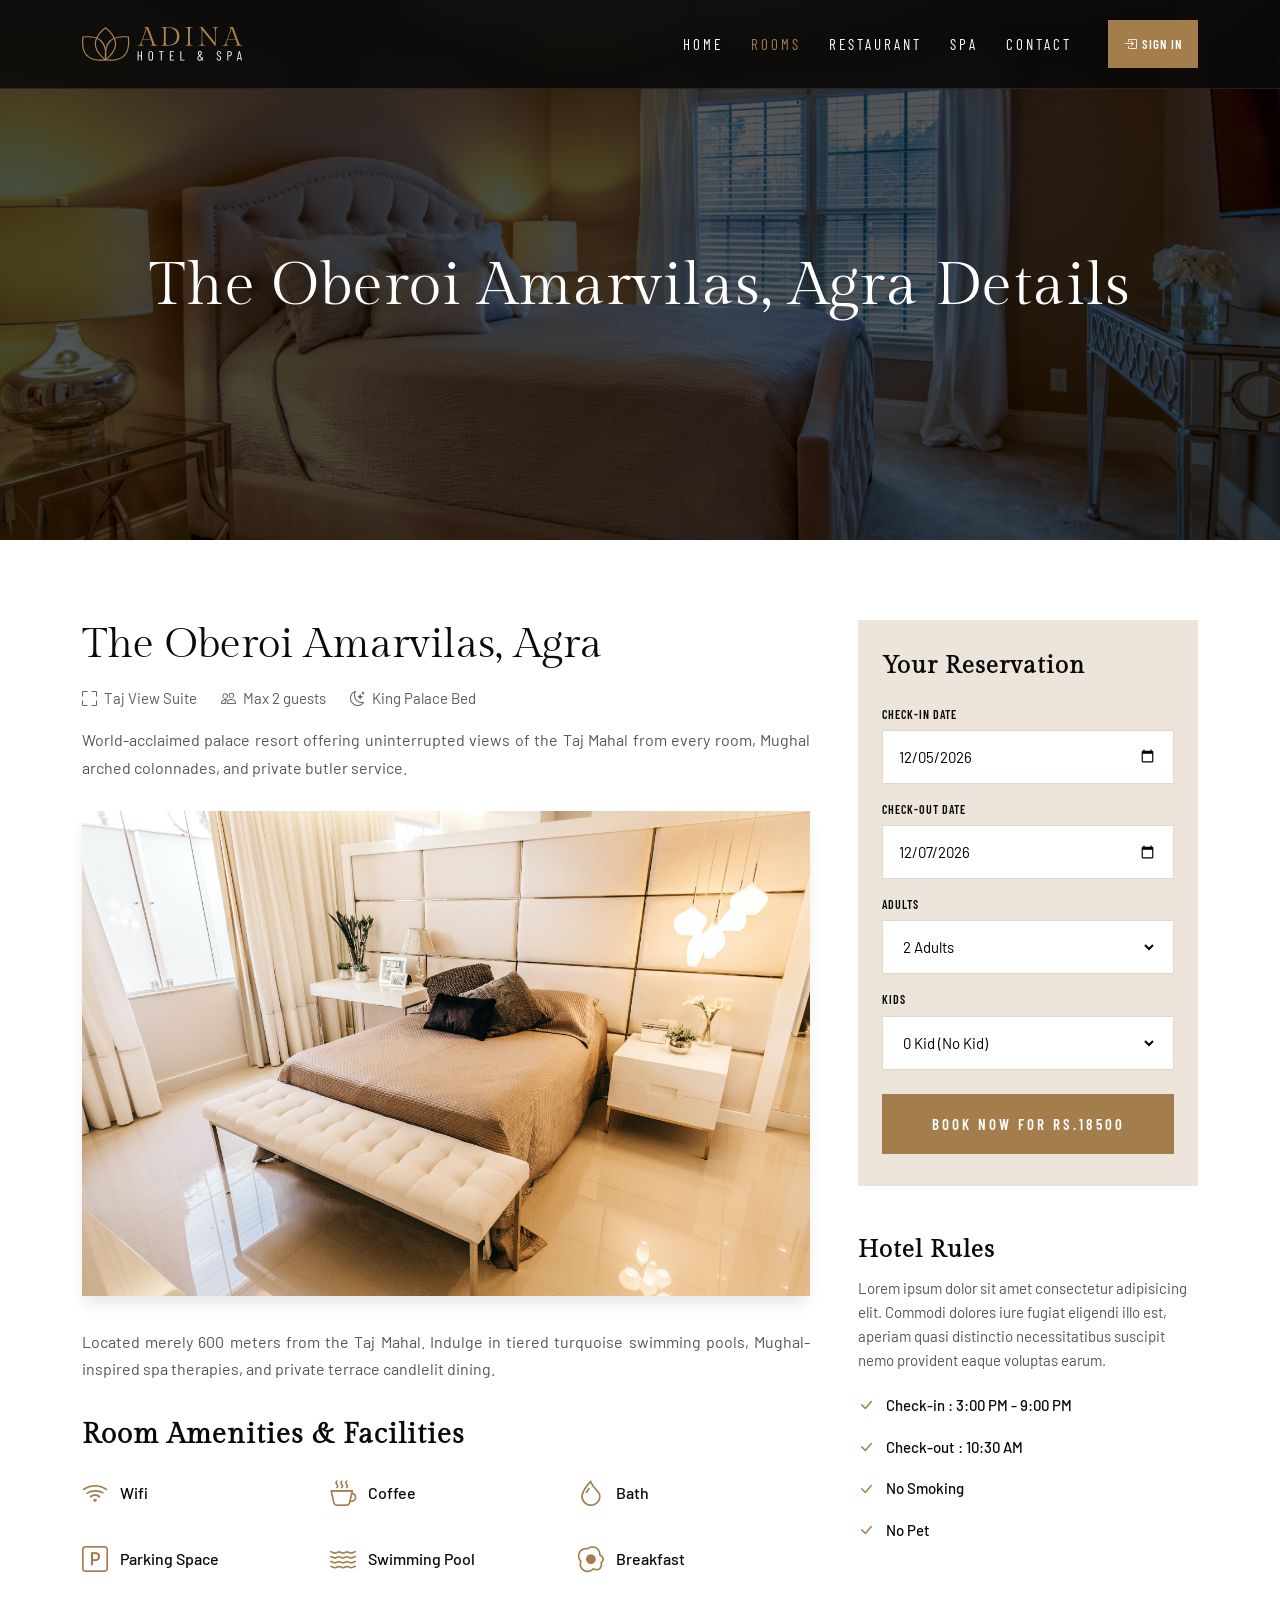
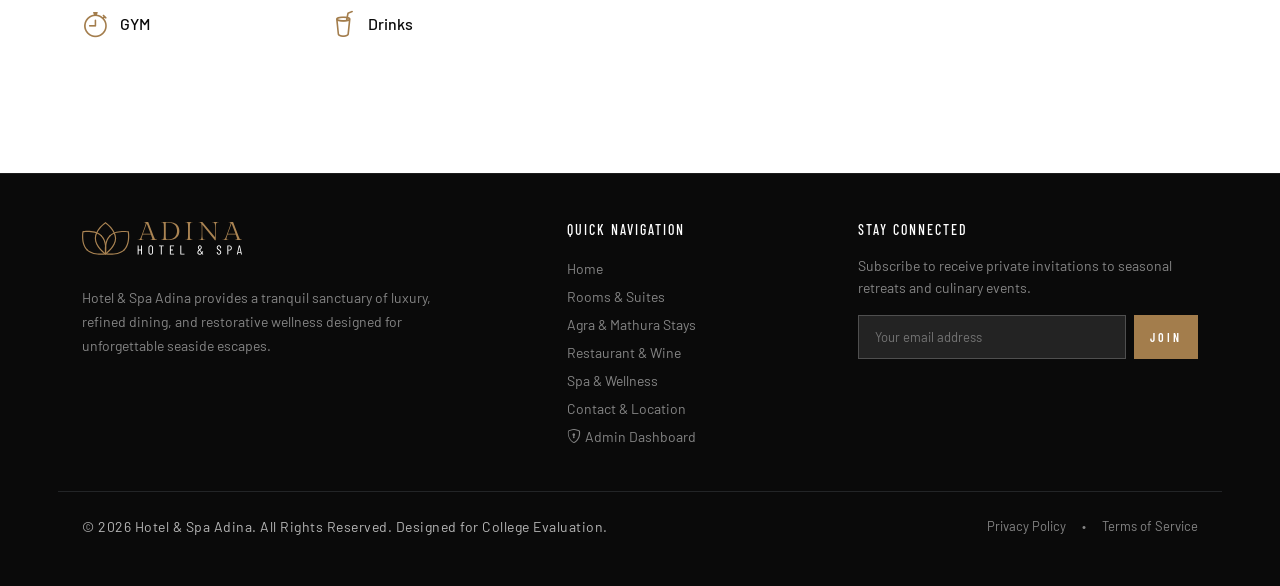
<file: room-details.html>
<!DOCTYPE html>
<html lang="en">
<head>
  <meta charset="UTF-8">
  <meta name="viewport" content="width=device-width, initial-scale=1.0">
  <meta name="description" content="Room Details - Hotel &amp; Spa Adina. Experience luxury suites, king beds, private terraces and complimentary amenities.">
  <title>Luxury Suite Room Details | Hotel &amp; Spa Adina</title>
  <!-- Bootstrap 5 CSS -->
  <link href="https://cdn.jsdelivr.net/npm/bootstrap@5.3.3/dist/css/bootstrap.min.css" rel="stylesheet">
  <!-- Bootstrap Icons CSS -->
  <link rel="stylesheet" href="https://cdn.jsdelivr.net/npm/bootstrap-icons@1.11.3/font/bootstrap-icons.min.css">
  <!-- Main Project Stylesheet (Pure CSS) -->
  <link rel="stylesheet" href="css/style.css">
</head>
<body>

  <!-- ========================================================================
       HEADER / NAVIGATION
       ======================================================================== -->
  <header class="site-header">
    <div class="container">
      <a href="index.html" class="header-logo" aria-label="Hotel &amp; Spa Adina Home">
        <img src="assets/img/logo-white.svg" alt="Hotel &amp; Spa Adina Logo">
      </a>
      <button class="nav-toggle" id="navToggle" aria-label="Toggle navigation" aria-expanded="false">
        <i class="bi bi-list"></i>
      </button>
      <nav class="main-nav" aria-label="Main Navigation">
        <a href="index.html" class="nav-link-custom">Home</a>
        <a href="rooms.html" class="nav-link-custom active">Rooms</a>
        <a href="index.html#restaurant" class="nav-link-custom">Restaurant</a>
        <a href="spa.html" class="nav-link-custom">Spa</a>
        <a href="index.html#contact" class="nav-link-custom">Contact</a>
      </nav>
    </div>
  </header>

  <!-- ========================================================================
       DETAILS HERO SECTION
       ======================================================================== -->
  <section class="details-hero">
    <div class="hero-overlay"></div>
    <div class="container">
      <h1 class="details-hero-title" id="roomHeroTitle">Luxury Suite Room Details</h1>
    </div>
  </section>

  <!-- ========================================================================
       MAIN DETAILS & SIDEBAR SECTION
       ======================================================================== -->
  <section class="details-content-section">
    <div class="container">
      <div class="row g-5">
        <!-- Left Main Content -->
        <div class="col-12 col-lg-8">
          <article class="room-details-main">
            <h2 id="roomTitle">Luxury Suite Room</h2>
            <div class="d-flex flex-wrap gap-4 my-3 text-muted" id="roomMeta" style="font-size: 15px; font-family: var(--font-secondary);">
              <span><i class="bi bi-fullscreen text-accent me-1"></i> <span id="roomSize">90m²</span></span>
              <span><i class="bi bi-people text-accent me-1"></i> <span id="roomGuests">Max 5 guests</span></span>
              <span><i class="bi bi-moon-stars text-accent me-1"></i> <span id="roomBed">King bed + 2 twin</span></span>
            </div>
            <p class="lead-text" id="roomDesc1">
              Our flagship luxury suite created for extended family getaways and discerning travellers. Features a grand private living salon, a bespoke six-seater dining corner, and a secluded master bedroom suite.
            </p>

            <img src="assets/img/rooms/5-lg.png" alt="Panoramic view of Luxury Suite Room interior" class="room-large-img" id="roomImg">

            <p class="lead-text" id="roomDesc2">
              Complemented by custom artwork, soundproof architecture, walk-in closets, and personalised round-the-clock concierge services ensuring every moment is unforgettable.
            </p>

            <h3 class="facilities-heading">Room Amenities &amp; Facilities</h3>
            <!-- Facilities Grid (8 items from React original) -->
            <div class="facilities-grid">
              <div class="facility-item">
                <span class="facility-icon"><i class="bi bi-wifi"></i></span>
                <span class="facility-name">Wifi</span>
              </div>
              <div class="facility-item">
                <span class="facility-icon"><i class="bi bi-cup-hot"></i></span>
                <span class="facility-name">Coffee</span>
              </div>
              <div class="facility-item">
                <span class="facility-icon"><i class="bi bi-droplet"></i></span>
                <span class="facility-name">Bath</span>
              </div>
              <div class="facility-item">
                <span class="facility-icon"><i class="bi bi-p-square"></i></span>
                <span class="facility-name">Parking Space</span>
              </div>
              <div class="facility-item">
                <span class="facility-icon"><i class="bi bi-water"></i></span>
                <span class="facility-name">Swimming Pool</span>
              </div>
              <div class="facility-item">
                <span class="facility-icon"><i class="bi bi-egg-fried"></i></span>
                <span class="facility-name">Breakfast</span>
              </div>
              <div class="facility-item">
                <span class="facility-icon"><i class="bi bi-stopwatch"></i></span>
                <span class="facility-name">GYM</span>
              </div>
              <div class="facility-item">
                <span class="facility-icon"><i class="bi bi-cup-straw"></i></span>
                <span class="facility-name">Drinks</span>
              </div>
            </div>
          </article>
        </div>

        <!-- Right Sidebar (Reservation + Hotel Rules) -->
        <aside class="col-12 col-lg-4">
          <!-- Reservation Form Card -->
          <div class="reservation-card">
            <h3>Your Reservation</h3>
            <form action="checkout.html" method="GET" id="roomReservationForm">
              <input type="hidden" name="id" id="reservation-room-id" value="5">
              <!-- Check-In -->
              <div class="reservation-form-group">
                <label for="reservation-checkin">Check-in Date</label>
                <div class="reservation-input-box">
                  <input type="date" id="reservation-checkin" name="checkIn" required aria-label="Reservation check-in date">
                </div>
              </div>

              <!-- Check-Out -->
              <div class="reservation-form-group">
                <label for="reservation-checkout">Check-out Date</label>
                <div class="reservation-input-box">
                  <input type="date" id="reservation-checkout" name="checkOut" required aria-label="Reservation check-out date">
                </div>
              </div>

              <!-- Adults -->
              <div class="reservation-form-group">
                <label for="reservation-adults">Adults</label>
                <div class="reservation-input-box">
                  <select id="reservation-adults" name="adults" aria-label="Select reservation adults count">
                    <option value="1">1 Adult</option>
                    <option value="2" selected>2 Adults</option>
                    <option value="3">3 Adults</option>
                    <option value="4">4 Adults</option>
                  </select>
                </div>
              </div>

              <!-- Kids -->
              <div class="reservation-form-group mb-4">
                <label for="reservation-kids">Kids</label>
                <div class="reservation-input-box">
                  <select id="reservation-kids" name="kids" aria-label="Select reservation kids count">
                    <option value="0" selected>0 Kid (No Kid)</option>
                    <option value="1">1 Kid</option>
                    <option value="2">2 Kids</option>
                    <option value="3">3 Kids</option>
                  </select>
                </div>
              </div>

              <button type="submit" class="btn-custom btn-custom-lg btn-accent w-100" id="roomBookBtn">
                Book now for rs.320
              </button>
            </form>
          </div>

          <!-- Hotel Rules Card -->
          <div class="hotel-rules-card">
            <h3>Hotel Rules</h3>
            <p>
              Lorem ipsum dolor sit amet consectetur adipisicing elit. Commodi dolores iure fugiat eligendi illo est, aperiam quasi distinctio necessitatibus suscipit nemo provident eaque voluptas earum.
            </p>
            <ul class="rules-list">
              <li>
                <span class="rules-icon"><i class="bi bi-check-lg"></i></span>
                <span>Check-in : 3:00 PM - 9:00 PM</span>
              </li>
              <li>
                <span class="rules-icon"><i class="bi bi-check-lg"></i></span>
                <span>Check-out : 10:30 AM</span>
              </li>
              <li>
                <span class="rules-icon"><i class="bi bi-check-lg"></i></span>
                <span>No Smoking</span>
              </li>
              <li>
                <span class="rules-icon"><i class="bi bi-check-lg"></i></span>
                <span>No Pet</span>
              </li>
            </ul>
          </div>
        </aside>
      </div>
    </div>
  </section>

  <!-- ========================================================================
       FOOTER
       ======================================================================== -->
  <footer class="site-footer">
    <div class="container">
      <div class="row g-5 pb-4 border-bottom border-secondary border-opacity-25">
        <!-- Col 1: About & Logo -->
        <div class="col-12 col-md-5">
          <a href="index.html" class="footer-logo mb-3 d-inline-block" aria-label="Hotel Adina Home">
            <img src="assets/img/logo-white.svg" alt="Hotel &amp; Spa Adina Logo">
          </a>
          <p class="text-white-50 mt-2 mb-3" style="max-width: 380px; font-size: 14px; line-height: 1.7;">
            Hotel &amp; Spa Adina provides a tranquil sanctuary of luxury, refined dining, and restorative wellness designed for unforgettable seaside escapes.
          </p>
        </div>

        <!-- Col 2: Quick Links -->
        <div class="col-6 col-md-3">
          <h4 class="text-uppercase text-white mb-3" style="font-family: var(--font-tertiary); font-size: 14px; letter-spacing: 2px;">Quick Navigation</h4>
          <ul class="list-unstyled" style="font-size: 14px; line-height: 2;">
            <li><a href="index.html#home" class="text-white-50 text-decoration-none">Home</a></li>
            <li><a href="rooms.html" class="text-white-50 text-decoration-none">Rooms &amp; Suites</a></li>
            <li><a href="index.html#destinations" class="text-white-50 text-decoration-none">Agra &amp; Mathura Stays</a></li>
            <li><a href="index.html#restaurant" class="text-white-50 text-decoration-none">Restaurant &amp; Wine</a></li>
            <li><a href="spa.html" class="text-white-50 text-decoration-none">Spa &amp; Wellness</a></li>
            <li><a href="index.html#contact" class="text-white-50 text-decoration-none">Contact &amp; Location</a></li>
            <li><a href="admin/index.html" class="text-white-50 text-decoration-none"><i class="bi bi-shield-lock me-1"></i>Admin Dashboard</a></li>
          </ul>
        </div>

        <!-- Col 3: Newsletter -->
        <div class="col-6 col-md-4">
          <h4 class="text-uppercase text-white mb-3" style="font-family: var(--font-tertiary); font-size: 14px; letter-spacing: 2px;">Stay Connected</h4>
          <p class="text-white-50" style="font-size: 14px;">Subscribe to receive private invitations to seasonal retreats and culinary events.</p>
          <form action="room-details.html" method="GET" class="d-flex mt-3">
            <input type="email" placeholder="Your email address" class="form-control-custom me-2" style="height: 44px; font-size: 13px; background: rgba(255,255,255,0.1); color: #fff; border-color: rgba(255,255,255,0.2);" required>
            <button type="submit" class="btn-custom btn-accent" style="height: 44px; padding: 0 16px; font-size: 12px;">Join</button>
          </form>
        </div>
      </div>

      <div class="d-flex flex-column flex-md-row justify-content-between align-items-center pt-4">
        <p class="footer-copyright mb-2 mb-md-0">
          &copy; 2026 Hotel &amp; Spa Adina. All Rights Reserved. Designed for College Evaluation.
        </p>
        <div class="d-flex gap-3" style="font-size: 13px;">
          <a href="index.html" class="text-white-50 text-decoration-none">Privacy Policy</a>
          <span class="text-white-50">&bull;</span>
          <a href="index.html" class="text-white-50 text-decoration-none">Terms of Service</a>
        </div>
      </div>
    </div>
  </footer>

  <!-- Main JavaScript for Responsive Mobile Navigation -->
  <script src="js/main.js"></script>

  <!-- Dynamic Room Details Loader Script -->
  <script>
    (function () {
      const roomsData = {
        1: {
          name: "The Oberoi Amarvilas, Agra",
          size: "Taj View Suite",
          maxPeople: 2,
          bed: "King Palace Bed",
          price: 18500,
          img: "assets/img/heroSlider/1.jpg",
          desc1: "World-acclaimed palace resort offering uninterrupted views of the Taj Mahal from every room, Mughal arched colonnades, and private butler service.",
          desc2: "Located merely 600 meters from the Taj Mahal. Indulge in tiered turquoise swimming pools, Mughal-inspired spa therapies, and private terrace candlelit dining."
        },
        2: {
          name: "ITC Mughal Resort & Spa, Agra",
          size: "Mughal Chamber",
          maxPeople: 3,
          bed: "Royal King Bed",
          price: 9200,
          img: "assets/img/heroSlider/2.jpg",
          desc1: "Sprawled over 23 acres of landscaped Mughal gardens. Winner of the prestigious Aga Khan Award for Architecture.",
          desc2: "Featuring India's largest Kaya Kalp Royal Spa, grand banquet lawns, multiple award-winning Mughal restaurants, and tranquil reflective waterways."
        },
        3: {
          name: "Taj Hotel & Convention Centre, Agra",
          size: "Executive View Suite",
          maxPeople: 4,
          bed: "King Bed + 1 Twin",
          price: 7800,
          img: "assets/img/rooms/5-lg.png",
          desc1: "Modern luxury hotel famous for its dramatic rooftop infinity pool overlooking the Taj Mahal, lavish suites, and Daawat-e-Nawab fine dining.",
          desc2: "Unwind at the state-of-the-art fitness center, savor artisan cocktails at the rooftop lounge, and enjoy bespoke concierge tour arrangements across historic Agra."
        },
        4: {
          name: "Courtyard by Marriott, Agra",
          size: "Deluxe Courtyard Room",
          maxPeople: 4,
          bed: "King / Twin Beds",
          price: 5400,
          img: "assets/img/rooms/2.png",
          desc1: "Relaxing urban resort surrounded by tranquil courtyard lawns with an outdoor pool, full-service health spa, and quick access to the Agra Fort.",
          desc2: "Boasting contemporary interiors, MoMo Cafe international buffet, 24-hour room dining, and intuitive Marriott hospitality for families and executives."
        },
        5: {
          name: "Kadamb Resort Spiritual Stay, Vrindavan",
          size: "Spiritual Garden Suite",
          maxPeople: 4,
          bed: "Double Queen Beds",
          price: 4500,
          img: "assets/img/heroSlider/3.jpg",
          desc1: "Serene spiritual sanctuary situated near Banke Bihari and Prem Mandir with private temple courtyards and divine Braj atmosphere.",
          desc2: "Features pure sattvic vegetarian dining, peaceful yoga meditation halls, guided temple parikrama shuttles, and verdant botanical gardens."
        },
        6: {
          name: "The Radha Ashok, Mathura",
          size: "Garden View Deluxe",
          maxPeople: 3,
          bed: "King Bed",
          price: 3800,
          img: "assets/img/rooms/3.png",
          desc1: "Renowned boutique resort in Mathura situated across 4 acres of manicured gardens, featuring an expansive swimming pool and authentic Braj hospitality.",
          desc2: "Equipped with traditional multi-cuisine restaurants, peaceful open-air terraces, and hassle-free proximity to Shri Krishna Janmasthan Temple."
        },
        7: {
          name: "Nidhivan Sarovar Portico, Vrindavan",
          size: "Executive Holy Suite",
          maxPeople: 4,
          bed: "King Bed + Sofa",
          price: 4200,
          img: "assets/img/rooms/4.png",
          desc1: "Premium spiritual retreat in holy Vrindavan featuring Tripti pure vegetarian dining, reflexology wellness spa, and temple shuttle service.",
          desc2: "Immaculate hospitality just minutes from ISKCON Vrindavan, complete with banquet halls, quiet reading libraries, and round-the-clock pilgrimage assistance."
        },
        8: {
          name: "Resort Hare Krishna Orchid, Vrindavan",
          size: "Family Duplex Villa",
          maxPeople: 5,
          bed: "2 Double Beds",
          price: 3600,
          img: "assets/img/rooms/1.png",
          desc1: "Vast resort club situated on Sunrakh Road featuring indoor & outdoor pools, landscaped gardens, fitness hub and pilgrimage tour desk.",
          desc2: "Ideal for family reunions and holy retreats, offering spacious duplex cottages, children play areas, and delicious regional vegetarian dining."
        }
      };

      const params = new URLSearchParams(window.location.search);
      const rawId = parseInt(params.get('id'), 10);
      const roomId = roomsData[rawId] ? rawId : 1;
      const room = roomsData[roomId];

      document.title = room.name + ' Details | Hotel & Spa Adina';
      const metaDesc = document.querySelector('meta[name="description"]');
      if (metaDesc) {
        metaDesc.setAttribute('content', room.name + ' Details - Hotel & Spa Adina. Experience ' + room.bed + ', ' + room.size + ' space, and bespoke luxury amenities.');
      }

      const heroTitle = document.getElementById('roomHeroTitle');
      if (heroTitle) heroTitle.textContent = room.name + ' Details';

      const titleEl = document.getElementById('roomTitle');
      if (titleEl) titleEl.textContent = room.name;

      const sizeEl = document.getElementById('roomSize');
      if (sizeEl) sizeEl.textContent = room.size;

      const guestsEl = document.getElementById('roomGuests');
      if (guestsEl) guestsEl.textContent = 'Max ' + room.maxPeople + ' guest' + (room.maxPeople > 1 ? 's' : '');

      const bedEl = document.getElementById('roomBed');
      if (bedEl) bedEl.textContent = room.bed;

      const desc1El = document.getElementById('roomDesc1');
      if (desc1El) desc1El.textContent = room.desc1;

      const imgEl = document.getElementById('roomImg');
      if (imgEl) {
        imgEl.src = room.img;
        imgEl.alt = 'Panoramic view of ' + room.name + ' interior';
      }

      const desc2El = document.getElementById('roomDesc2');
      if (desc2El) desc2El.textContent = room.desc2;

      const bookBtn = document.getElementById('roomBookBtn');
      if (bookBtn) {
        bookBtn.textContent = 'Book now for rs.' + room.price;
      }

      // Set hidden room ID for checkout
      const roomIdInput = document.getElementById('reservation-room-id');
      if (roomIdInput) {
        roomIdInput.value = roomId;
      }

      // Initialize check-in / check-out dates dynamically
      const checkInInput = document.getElementById('reservation-checkin');
      const checkOutInput = document.getElementById('reservation-checkout');
      if (checkInInput && checkOutInput) {
        const today = new Date();
        const tomorrow = new Date(today);
        tomorrow.setDate(today.getDate() + 1);
        const nextDay = new Date(today);
        nextDay.setDate(today.getDate() + 3);

        const fmt = d => d.toISOString().split('T')[0];
        checkInInput.min = fmt(today);
        checkInInput.value = fmt(tomorrow);
        checkOutInput.min = fmt(tomorrow);
        checkOutInput.value = fmt(nextDay);

        checkInInput.addEventListener('change', function () {
          if (checkOutInput.value && checkOutInput.value <= checkInInput.value) {
            const d = new Date(checkInInput.value);
            d.setDate(d.getDate() + 1);
            checkOutInput.value = fmt(d);
          }
        });
      }

      // Pre-select adults based on maxPeople capacity
      const adultsSelect = document.getElementById('reservation-adults');
      if (adultsSelect) {
        const targetVal = Math.min(Math.max(room.maxPeople, 1), 4).toString();
        adultsSelect.value = targetVal;
      }
    })();
  </script>
</body>
</html>
</file>
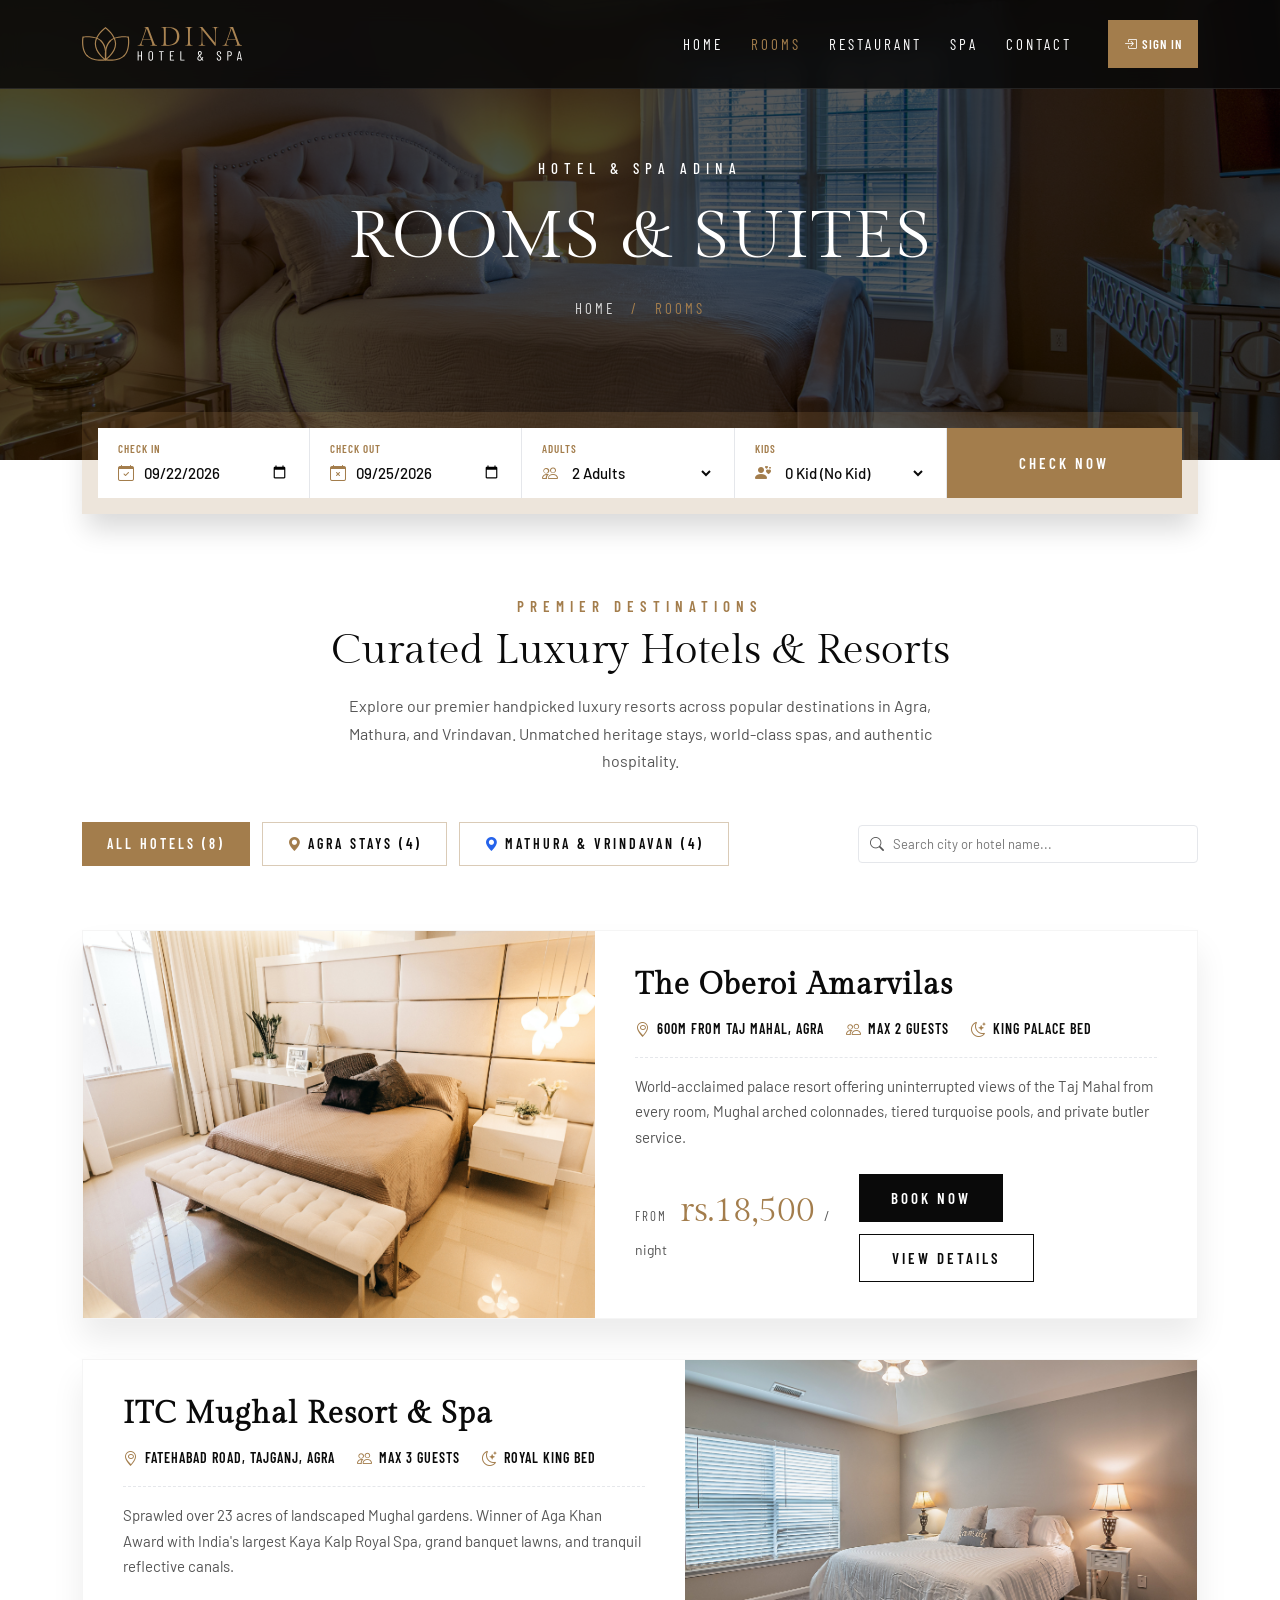
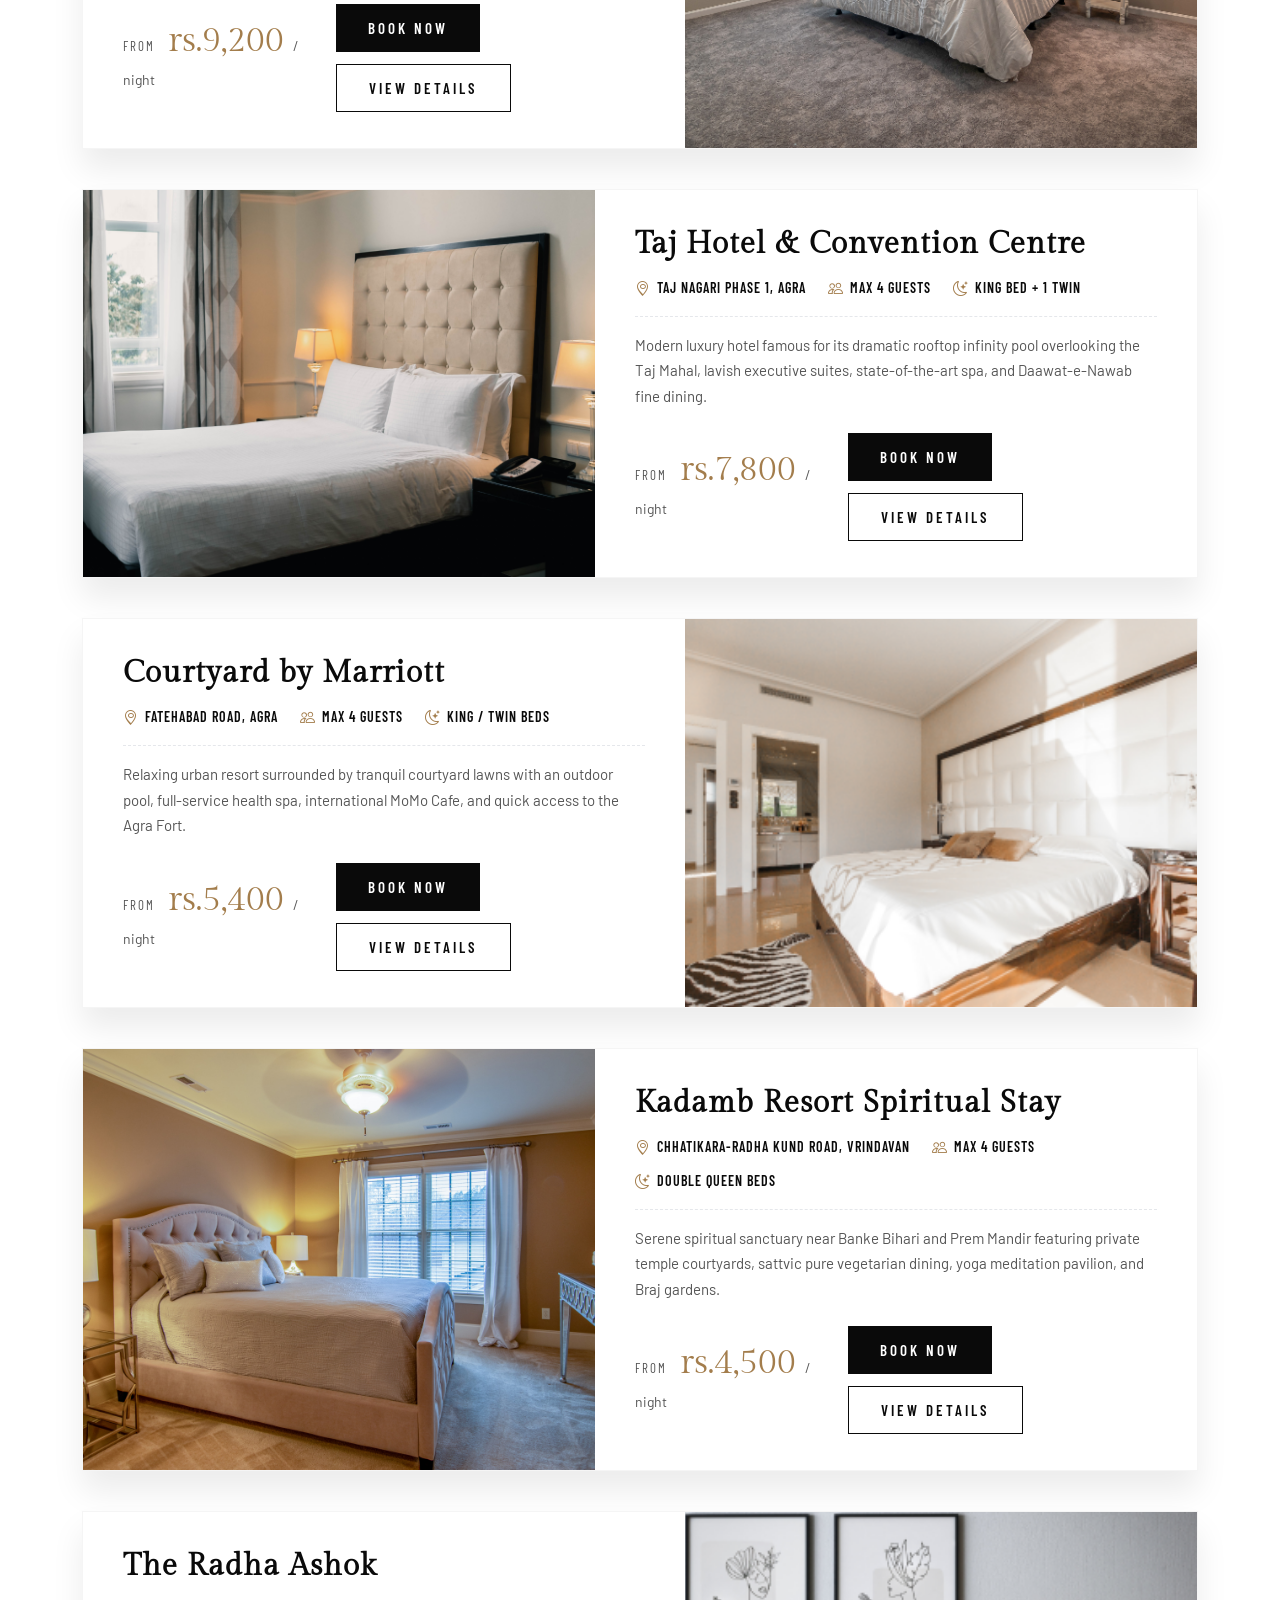
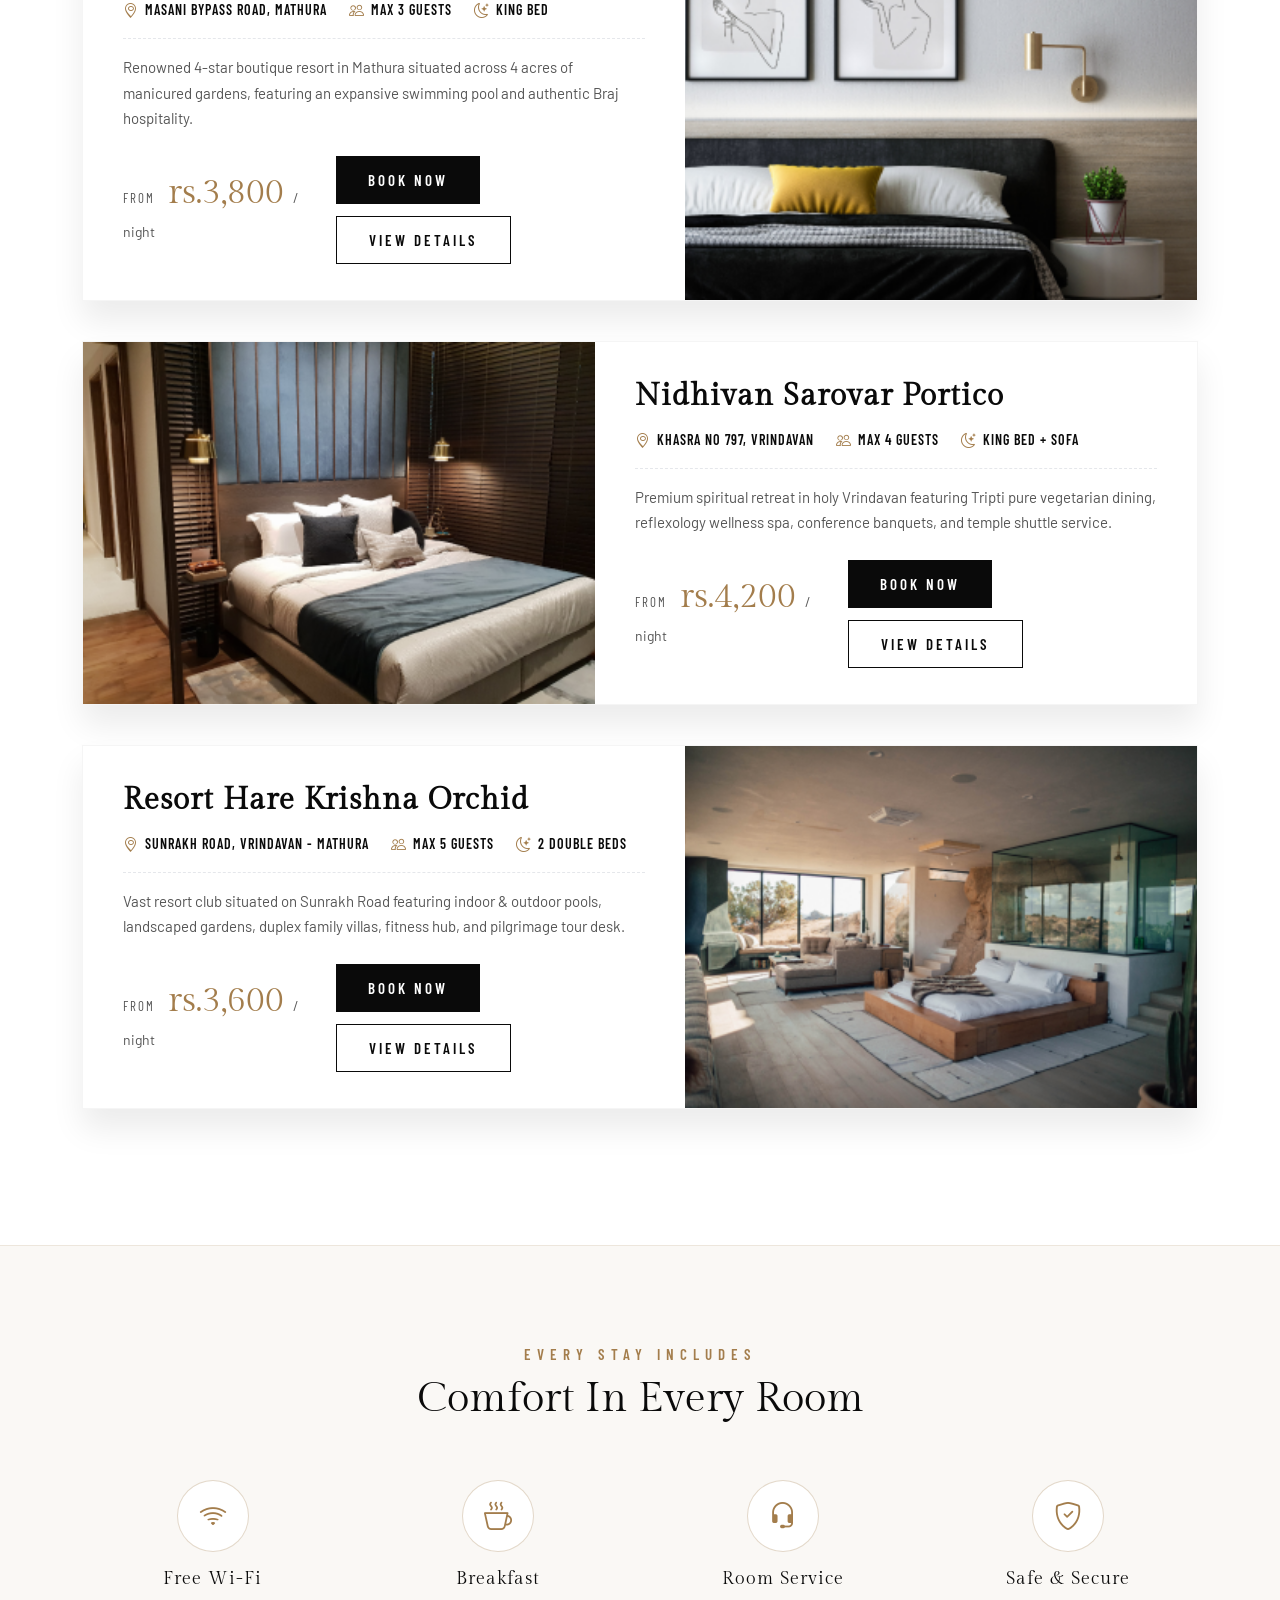
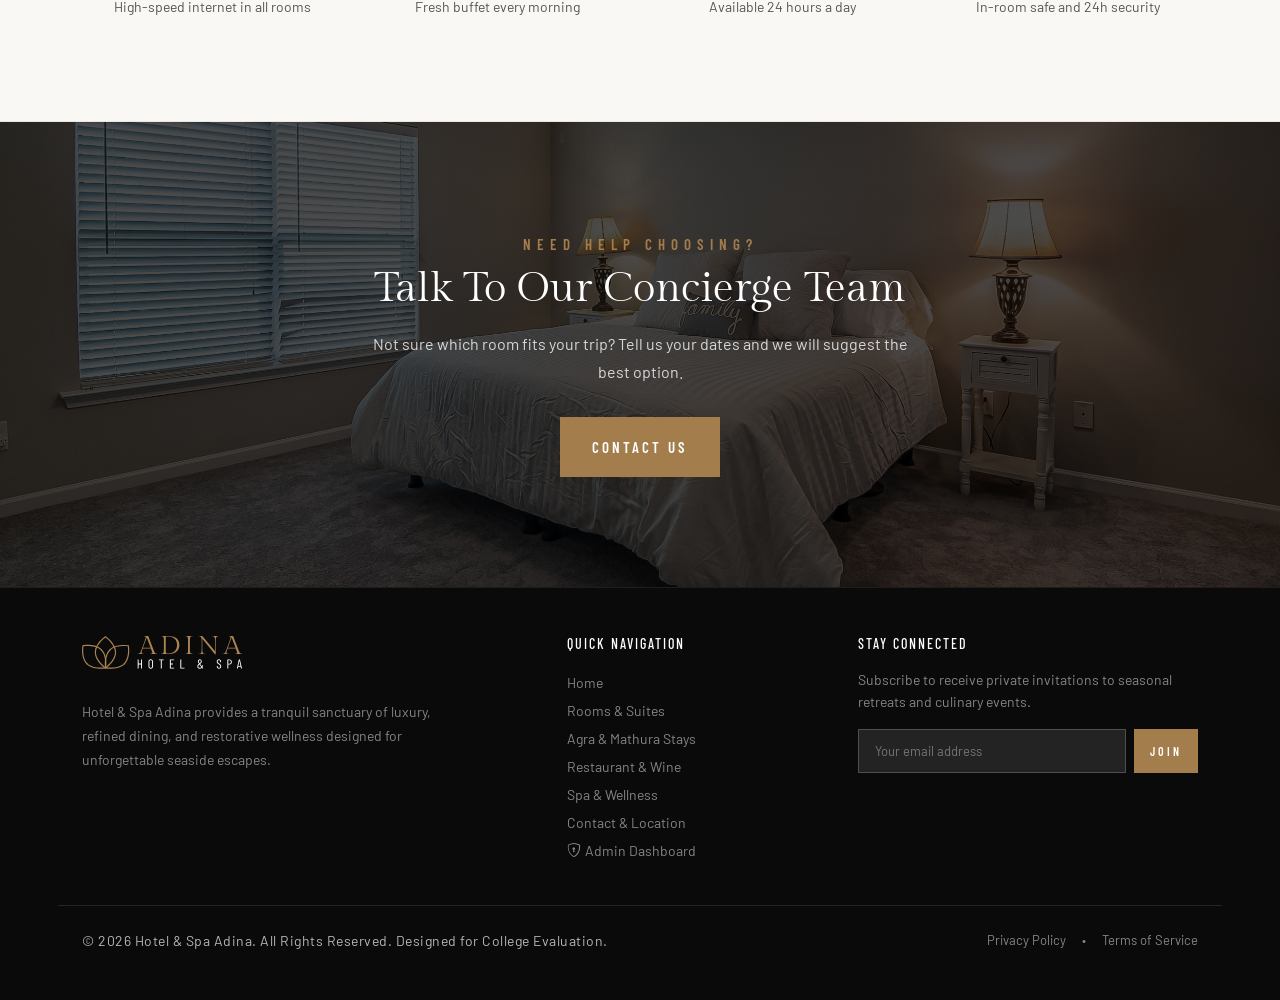
<file: rooms.html>
<!DOCTYPE html>
<html lang="en">
<head>
  <meta charset="UTF-8">
  <meta name="viewport" content="width=device-width, initial-scale=1.0">
  <title>Rooms &amp; Suites | Hotel &amp; Spa Adina</title>
  <link href="https://cdn.jsdelivr.net/npm/bootstrap@5.3.3/dist/css/bootstrap.min.css" rel="stylesheet">
  <link rel="stylesheet" href="https://cdn.jsdelivr.net/npm/bootstrap-icons@1.11.3/font/bootstrap-icons.min.css">
  <link rel="stylesheet" href="css/style.css">
  <link rel="stylesheet" href="css/rooms.css">
</head>
<body>

  <header class="site-header">
    <div class="container">
      <a href="index.html" class="header-logo">
        <img src="assets/img/logo-white.svg" alt="Hotel &amp; Spa Adina Logo">
      </a>
      <button class="nav-toggle" id="navToggle" aria-label="Toggle navigation" aria-expanded="false">
        <i class="bi bi-list"></i>
      </button>
      <nav class="main-nav">
        <a href="index.html" class="nav-link-custom">Home</a>
        <a href="rooms.html" class="nav-link-custom active">Rooms</a>
        <a href="index.html#restaurant" class="nav-link-custom">Restaurant</a>
        <a href="spa.html" class="nav-link-custom">Spa</a>
        <a href="index.html#contact" class="nav-link-custom">Contact</a>
      </nav>
    </div>
  </header>

  <section class="rooms-hero" id="top">
    <div class="rooms-hero-overlay"></div>
    <div class="rooms-hero-content">
      <p class="hero-subtitle">Hotel &amp; Spa Adina</p>
      <h1 class="rooms-hero-title">Rooms &amp; Suites</h1>
      <p class="rooms-breadcrumb">
        <a href="index.html">Home</a>
        <span class="rooms-breadcrumb-sep">/</span>
        <span>Rooms</span>
      </p>
    </div>
  </section>

  <div class="container booking-bar-wrapper">
    <div class="booking-bar-container">
      <form class="booking-form" action="#room-list" method="GET">
        <div class="booking-field">
          <label for="check-in-date">Check In</label>
          <div class="booking-field-input">
            <span class="booking-field-icon"><i class="bi bi-calendar-check"></i></span>
            <input type="date" id="check-in-date" name="checkIn" value="2026-09-22" required aria-label="Select check-in date">
          </div>
        </div>

        <div class="booking-field">
          <label for="check-out-date">Check Out</label>
          <div class="booking-field-input">
            <span class="booking-field-icon"><i class="bi bi-calendar-x"></i></span>
            <input type="date" id="check-out-date" name="checkOut" value="2026-09-25" required aria-label="Select check-out date">
          </div>
        </div>

        <div class="booking-field">
          <label for="adults-count">Adults</label>
          <div class="booking-field-input">
            <span class="booking-field-icon"><i class="bi bi-people"></i></span>
            <select id="adults-count" name="adults" aria-label="Select adults count">
              <option value="1">1 Adult</option>
              <option value="2" selected>2 Adults</option>
              <option value="3">3 Adults</option>
              <option value="4">4 Adults</option>
            </select>
          </div>
        </div>

        <div class="booking-field">
          <label for="kids-count">Kids</label>
          <div class="booking-field-input">
            <span class="booking-field-icon"><i class="bi bi-person-hearts"></i></span>
            <select id="kids-count" name="kids" aria-label="Select kids count">
              <option value="0" selected>0 Kid (No Kid)</option>
              <option value="1">1 Kid</option>
              <option value="2">2 Kids</option>
              <option value="3">3 Kids</option>
            </select>
          </div>
        </div>

        <button type="submit" class="btn-custom btn-accent booking-btn">Check Now</button>
      </form>
    </div>
  </div>

  <section class="rooms-intro">
    <div class="container">
      <div class="section-header">
        <p class="section-tag">Premier Destinations</p>
        <h2 class="h2">Curated Luxury Hotels &amp; Resorts</h2>
        <p class="rooms-intro-text">
          Explore our premier handpicked luxury resorts across popular destinations in Agra, Mathura, and Vrindavan. Unmatched heritage stays, world-class spas, and authentic hospitality.
        </p>
      </div>

      <div class="d-flex justify-content-between align-items-center flex-wrap gap-3 mt-4">
        <div class="room-filter m-0">
          <button type="button" class="room-filter-btn active" data-filter="all">All Hotels (8)</button>
          <button type="button" class="room-filter-btn" data-filter="agra"><i class="bi bi-geo-alt-fill me-1" style="color:var(--color-accent);"></i>Agra Stays (4)</button>
          <button type="button" class="room-filter-btn" data-filter="mathura"><i class="bi bi-geo-alt-fill me-1" style="color:#2563eb;"></i>Mathura &amp; Vrindavan (4)</button>
        </div>
        <div class="dest-search-wrap m-0" style="max-width:340px; width:100%;">
          <i class="bi bi-search"></i>
          <input type="text" id="roomsSearchInput" class="dest-search-input" placeholder="Search city or hotel name..." aria-label="Search hotels">
        </div>
      </div>
    </div>
  </section>

  <section class="room-list-section" id="room-list">
    <div class="container">

      <!-- 1. The Oberoi Amarvilas (Agra) -->
      <article class="room-row" data-category="agra" data-guests="2">
        <div class="room-row-img">
          <img src="assets/img/heroSlider/1.jpg" alt="The Oberoi Amarvilas, Agra">
        </div>
        <div class="room-row-body">
          <h3 class="room-row-title"><a href="room-details.html?id=1">The Oberoi Amarvilas</a></h3>
          <ul class="room-row-meta">
            <li><i class="bi bi-geo-alt text-accent"></i> 600m from Taj Mahal, Agra</li>
            <li><i class="bi bi-people"></i> Max 2 guests</li>
            <li><i class="bi bi-moon-stars"></i> King Palace Bed</li>
          </ul>
          <p class="room-row-desc">
            World-acclaimed palace resort offering uninterrupted views of the Taj Mahal from every room, Mughal arched colonnades, tiered turquoise pools, and private butler service.
          </p>
          <div class="room-row-footer">
            <p class="room-row-price"><span>From</span> rs.18,500 <small>/ night</small></p>
            <div class="room-row-actions">
              <a href="checkout.html?id=1" class="btn-custom btn-custom-sm btn-dark">Book Now</a>
              <a href="room-details.html?id=1" class="btn-custom btn-custom-sm btn-outline-custom">View Details</a>
            </div>
          </div>
        </div>
      </article>

      <!-- 2. ITC Mughal Resort & Spa (Agra) -->
      <article class="room-row" data-category="agra" data-guests="3">
        <div class="room-row-img">
          <img src="assets/img/heroSlider/2.jpg" alt="ITC Mughal Resort & Spa, Agra">
        </div>
        <div class="room-row-body">
          <h3 class="room-row-title"><a href="room-details.html?id=2">ITC Mughal Resort &amp; Spa</a></h3>
          <ul class="room-row-meta">
            <li><i class="bi bi-geo-alt text-accent"></i> Fatehabad Road, Tajganj, Agra</li>
            <li><i class="bi bi-people"></i> Max 3 guests</li>
            <li><i class="bi bi-moon-stars"></i> Royal King Bed</li>
          </ul>
          <p class="room-row-desc">
            Sprawled over 23 acres of landscaped Mughal gardens. Winner of Aga Khan Award with India's largest Kaya Kalp Royal Spa, grand banquet lawns, and tranquil reflective canals.
          </p>
          <div class="room-row-footer">
            <p class="room-row-price"><span>From</span> rs.9,200 <small>/ night</small></p>
            <div class="room-row-actions">
              <a href="checkout.html?id=2" class="btn-custom btn-custom-sm btn-dark">Book Now</a>
              <a href="room-details.html?id=2" class="btn-custom btn-custom-sm btn-outline-custom">View Details</a>
            </div>
          </div>
        </div>
      </article>

      <!-- 3. Taj Hotel & Convention Centre (Agra) -->
      <article class="room-row" data-category="agra" data-guests="4">
        <div class="room-row-img">
          <img src="assets/img/rooms/5-lg.png" alt="Taj Hotel & Convention Centre, Agra">
        </div>
        <div class="room-row-body">
          <h3 class="room-row-title"><a href="room-details.html?id=3">Taj Hotel &amp; Convention Centre</a></h3>
          <ul class="room-row-meta">
            <li><i class="bi bi-geo-alt text-accent"></i> Taj Nagari Phase 1, Agra</li>
            <li><i class="bi bi-people"></i> Max 4 guests</li>
            <li><i class="bi bi-moon-stars"></i> King Bed + 1 Twin</li>
          </ul>
          <p class="room-row-desc">
            Modern luxury hotel famous for its dramatic rooftop infinity pool overlooking the Taj Mahal, lavish executive suites, state-of-the-art spa, and Daawat-e-Nawab fine dining.
          </p>
          <div class="room-row-footer">
            <p class="room-row-price"><span>From</span> rs.7,800 <small>/ night</small></p>
            <div class="room-row-actions">
              <a href="checkout.html?id=3" class="btn-custom btn-custom-sm btn-dark">Book Now</a>
              <a href="room-details.html?id=3" class="btn-custom btn-custom-sm btn-outline-custom">View Details</a>
            </div>
          </div>
        </div>
      </article>

      <!-- 4. Courtyard by Marriott (Agra) -->
      <article class="room-row" data-category="agra" data-guests="4">
        <div class="room-row-img">
          <img src="assets/img/rooms/2.png" alt="Courtyard by Marriott, Agra">
        </div>
        <div class="room-row-body">
          <h3 class="room-row-title"><a href="room-details.html?id=4">Courtyard by Marriott</a></h3>
          <ul class="room-row-meta">
            <li><i class="bi bi-geo-alt text-accent"></i> Fatehabad Road, Agra</li>
            <li><i class="bi bi-people"></i> Max 4 guests</li>
            <li><i class="bi bi-moon-stars"></i> King / Twin Beds</li>
          </ul>
          <p class="room-row-desc">
            Relaxing urban resort surrounded by tranquil courtyard lawns with an outdoor pool, full-service health spa, international MoMo Cafe, and quick access to the Agra Fort.
          </p>
          <div class="room-row-footer">
            <p class="room-row-price"><span>From</span> rs.5,400 <small>/ night</small></p>
            <div class="room-row-actions">
              <a href="checkout.html?id=4" class="btn-custom btn-custom-sm btn-dark">Book Now</a>
              <a href="room-details.html?id=4" class="btn-custom btn-custom-sm btn-outline-custom">View Details</a>
            </div>
          </div>
        </div>
      </article>

      <!-- 5. Kadamb Resort Spiritual Stay (Vrindavan - Mathura) -->
      <article class="room-row" data-category="mathura" data-guests="4">
        <div class="room-row-img">
          <img src="assets/img/heroSlider/3.jpg" alt="Kadamb Resort Spiritual Stay, Vrindavan">
        </div>
        <div class="room-row-body">
          <h3 class="room-row-title"><a href="room-details.html?id=5">Kadamb Resort Spiritual Stay</a></h3>
          <ul class="room-row-meta">
            <li><i class="bi bi-geo-alt text-accent"></i> Chhatikara-Radha Kund Road, Vrindavan</li>
            <li><i class="bi bi-people"></i> Max 4 guests</li>
            <li><i class="bi bi-moon-stars"></i> Double Queen Beds</li>
          </ul>
          <p class="room-row-desc">
            Serene spiritual sanctuary near Banke Bihari and Prem Mandir featuring private temple courtyards, sattvic pure vegetarian dining, yoga meditation pavilion, and Braj gardens.
          </p>
          <div class="room-row-footer">
            <p class="room-row-price"><span>From</span> rs.4,500 <small>/ night</small></p>
            <div class="room-row-actions">
              <a href="checkout.html?id=5" class="btn-custom btn-custom-sm btn-dark">Book Now</a>
              <a href="room-details.html?id=5" class="btn-custom btn-custom-sm btn-outline-custom">View Details</a>
            </div>
          </div>
        </div>
      </article>

      <!-- 6. The Radha Ashok (Mathura) -->
      <article class="room-row" data-category="mathura" data-guests="3">
        <div class="room-row-img">
          <img src="assets/img/rooms/3.png" alt="The Radha Ashok, Mathura">
        </div>
        <div class="room-row-body">
          <h3 class="room-row-title"><a href="room-details.html?id=6">The Radha Ashok</a></h3>
          <ul class="room-row-meta">
            <li><i class="bi bi-geo-alt text-accent"></i> Masani Bypass Road, Mathura</li>
            <li><i class="bi bi-people"></i> Max 3 guests</li>
            <li><i class="bi bi-moon-stars"></i> King Bed</li>
          </ul>
          <p class="room-row-desc">
            Renowned 4-star boutique resort in Mathura situated across 4 acres of manicured gardens, featuring an expansive swimming pool and authentic Braj hospitality.
          </p>
          <div class="room-row-footer">
            <p class="room-row-price"><span>From</span> rs.3,800 <small>/ night</small></p>
            <div class="room-row-actions">
              <a href="checkout.html?id=6" class="btn-custom btn-custom-sm btn-dark">Book Now</a>
              <a href="room-details.html?id=6" class="btn-custom btn-custom-sm btn-outline-custom">View Details</a>
            </div>
          </div>
        </div>
      </article>

      <!-- 7. Nidhivan Sarovar Portico (Vrindavan - Mathura) -->
      <article class="room-row" data-category="mathura" data-guests="4">
        <div class="room-row-img">
          <img src="assets/img/rooms/4.png" alt="Nidhivan Sarovar Portico, Vrindavan">
        </div>
        <div class="room-row-body">
          <h3 class="room-row-title"><a href="room-details.html?id=7">Nidhivan Sarovar Portico</a></h3>
          <ul class="room-row-meta">
            <li><i class="bi bi-geo-alt text-accent"></i> Khasra No 797, Vrindavan</li>
            <li><i class="bi bi-people"></i> Max 4 guests</li>
            <li><i class="bi bi-moon-stars"></i> King Bed + Sofa</li>
          </ul>
          <p class="room-row-desc">
            Premium spiritual retreat in holy Vrindavan featuring Tripti pure vegetarian dining, reflexology wellness spa, conference banquets, and temple shuttle service.
          </p>
          <div class="room-row-footer">
            <p class="room-row-price"><span>From</span> rs.4,200 <small>/ night</small></p>
            <div class="room-row-actions">
              <a href="checkout.html?id=7" class="btn-custom btn-custom-sm btn-dark">Book Now</a>
              <a href="room-details.html?id=7" class="btn-custom btn-custom-sm btn-outline-custom">View Details</a>
            </div>
          </div>
        </div>
      </article>

      <!-- 8. Resort Hare Krishna Orchid (Vrindavan - Mathura) -->
      <article class="room-row" data-category="mathura" data-guests="5">
        <div class="room-row-img">
          <img src="assets/img/rooms/1.png" alt="Resort Hare Krishna Orchid, Vrindavan">
        </div>
        <div class="room-row-body">
          <h3 class="room-row-title"><a href="room-details.html?id=8">Resort Hare Krishna Orchid</a></h3>
          <ul class="room-row-meta">
            <li><i class="bi bi-geo-alt text-accent"></i> Sunrakh Road, Vrindavan - Mathura</li>
            <li><i class="bi bi-people"></i> Max 5 guests</li>
            <li><i class="bi bi-moon-stars"></i> 2 Double Beds</li>
          </ul>
          <p class="room-row-desc">
            Vast resort club situated on Sunrakh Road featuring indoor & outdoor pools, landscaped gardens, duplex family villas, fitness hub, and pilgrimage tour desk.
          </p>
          <div class="room-row-footer">
            <p class="room-row-price"><span>From</span> rs.3,600 <small>/ night</small></p>
            <div class="room-row-actions">
              <a href="checkout.html?id=8" class="btn-custom btn-custom-sm btn-dark">Book Now</a>
              <a href="room-details.html?id=8" class="btn-custom btn-custom-sm btn-outline-custom">View Details</a>
            </div>
          </div>
        </div>
      </article>

      <p class="no-rooms" id="no-rooms" hidden>No rooms match your selection. Try fewer guests or choose All Rooms.</p>

    </div>
  </section>

  <section class="rooms-amenities-section">
    <div class="container">
      <div class="section-header">
        <p class="section-tag">Every Stay Includes</p>
        <h2 class="h2">Comfort In Every Room</h2>
      </div>
      <div class="row g-4">
        <div class="col-6 col-lg-3">
          <div class="amenity-box">
            <div class="amenity-icon"><i class="bi bi-wifi"></i></div>
            <h4>Free Wi-Fi</h4>
            <p>High-speed internet in all rooms</p>
          </div>
        </div>
        <div class="col-6 col-lg-3">
          <div class="amenity-box">
            <div class="amenity-icon"><i class="bi bi-cup-hot"></i></div>
            <h4>Breakfast</h4>
            <p>Fresh buffet every morning</p>
          </div>
        </div>
        <div class="col-6 col-lg-3">
          <div class="amenity-box">
            <div class="amenity-icon"><i class="bi bi-headset"></i></div>
            <h4>Room Service</h4>
            <p>Available 24 hours a day</p>
          </div>
        </div>
        <div class="col-6 col-lg-3">
          <div class="amenity-box">
            <div class="amenity-icon"><i class="bi bi-shield-check"></i></div>
            <h4>Safe &amp; Secure</h4>
            <p>In-room safe and 24h security</p>
          </div>
        </div>
      </div>
    </div>
  </section>

  <section class="rooms-cta">
    <div class="rooms-cta-overlay"></div>
    <div class="container rooms-cta-content">
      <p class="section-tag">Need Help Choosing?</p>
      <h2 class="h2">Talk To Our Concierge Team</h2>
      <p class="rooms-cta-text">
        Not sure which room fits your trip? Tell us your dates and we will suggest the best option.
      </p>
      <a href="index.html#contact" class="btn-custom btn-custom-lg btn-accent">Contact Us</a>
    </div>
  </section>

  <footer class="site-footer">
    <div class="container">
      <div class="row g-5 pb-4 border-bottom border-secondary border-opacity-25">
        <div class="col-12 col-md-5">
          <a href="index.html" class="footer-logo mb-3 d-inline-block">
            <img src="assets/img/logo-white.svg" alt="Hotel &amp; Spa Adina Logo">
          </a>
          <p class="text-white-50 mt-2 mb-3" style="max-width: 380px; font-size: 14px; line-height: 1.7;">
            Hotel &amp; Spa Adina provides a tranquil sanctuary of luxury, refined dining, and restorative wellness designed for unforgettable seaside escapes.
          </p>
        </div>

        <div class="col-6 col-md-3">
          <h4 class="text-uppercase text-white mb-3" style="font-family: var(--font-tertiary); font-size: 14px; letter-spacing: 2px;">Quick Navigation</h4>
          <ul class="list-unstyled" style="font-size: 14px; line-height: 2;">
            <li><a href="index.html" class="text-white-50 text-decoration-none">Home</a></li>
            <li><a href="rooms.html" class="text-white-50 text-decoration-none">Rooms &amp; Suites</a></li>
            <li><a href="index.html#destinations" class="text-white-50 text-decoration-none">Agra &amp; Mathura Stays</a></li>
            <li><a href="index.html#restaurant" class="text-white-50 text-decoration-none">Restaurant &amp; Wine</a></li>
            <li><a href="spa.html" class="text-white-50 text-decoration-none">Spa &amp; Wellness</a></li>
            <li><a href="index.html#contact" class="text-white-50 text-decoration-none">Contact &amp; Location</a></li>
            <li><a href="admin/index.html" class="text-white-50 text-decoration-none"><i class="bi bi-shield-lock me-1"></i>Admin Dashboard</a></li>
          </ul>
        </div>

        <div class="col-6 col-md-4">
          <h4 class="text-uppercase text-white mb-3" style="font-family: var(--font-tertiary); font-size: 14px; letter-spacing: 2px;">Stay Connected</h4>
          <p class="text-white-50" style="font-size: 14px;">Subscribe to receive private invitations to seasonal retreats and culinary events.</p>
          <form action="#top" method="GET" class="d-flex mt-3">
            <input type="email" placeholder="Your email address" class="form-control-custom me-2" style="height: 44px; font-size: 13px; background: rgba(255,255,255,0.1); color: #fff; border-color: rgba(255,255,255,0.2);" required>
            <button type="submit" class="btn-custom btn-accent" style="height: 44px; padding: 0 16px; font-size: 12px;">Join</button>
          </form>
        </div>
      </div>

      <div class="d-flex flex-column flex-md-row justify-content-between align-items-center pt-4">
        <p class="footer-copyright mb-2 mb-md-0">
          &copy; 2026 Hotel &amp; Spa Adina. All Rights Reserved. Designed for College Evaluation.
        </p>
        <div class="d-flex gap-3" style="font-size: 13px;">
          <a href="#top" class="text-white-50">Privacy Policy</a>
          <span class="text-white-50">&bull;</span>
          <a href="#top" class="text-white-50">Terms of Service</a>
        </div>
      </div>
    </div>
  </footer>

  <script src="js/main.js"></script>
  <script src="js/rooms.js"></script>
</body>
</html>
</file>
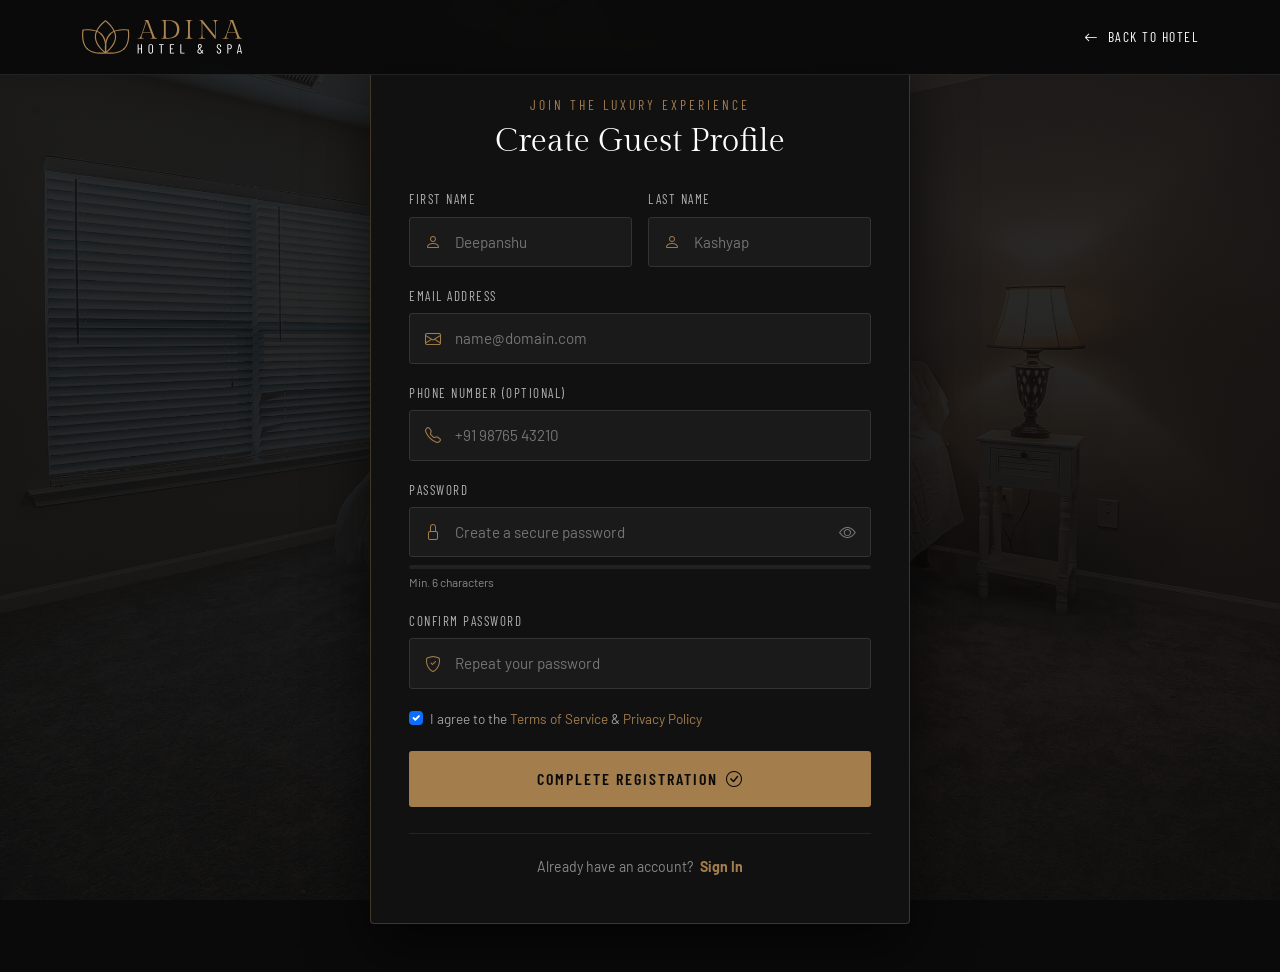
<file: signup.html>
<!DOCTYPE html>
<html lang="en">
<head>
  <meta charset="UTF-8">
  <meta name="viewport" content="width=device-width, initial-scale=1.0">
  <meta name="description" content="Create your guest account at Hotel &amp; Spa Adina to unlock member rates, express check-in, and personalized luxury services.">
  <title>Guest Registration | Hotel &amp; Spa Adina</title>
  <!-- Bootstrap 5 CSS -->
  <link href="https://cdn.jsdelivr.net/npm/bootstrap@5.3.3/dist/css/bootstrap.min.css" rel="stylesheet">
  <!-- Bootstrap Icons CSS -->
  <link rel="stylesheet" href="https://cdn.jsdelivr.net/npm/bootstrap-icons@1.11.3/font/bootstrap-icons.min.css">
  <!-- Main Project Stylesheet -->
  <link rel="stylesheet" href="css/style.css">
  <style>
    .auth-page {
      min-height: 100vh;
      display: flex;
      flex-direction: column;
      background: #0a0a0a;
      background-image: linear-gradient(rgba(10, 10, 10, 0.85), rgba(10, 10, 10, 0.92)), url('assets/img/heroSlider/2.jpg');
      background-size: cover;
      background-position: center;
      background-attachment: fixed;
    }
    .auth-container {
      flex: 1;
      display: flex;
      align-items: center;
      justify-content: center;
      padding: 3rem 1.25rem;
    }
    .auth-box {
      background: #111111;
      border: 1px solid rgba(163, 125, 76, 0.35);
      border-radius: 4px;
      padding: 2.8rem 2.4rem;
      width: 100%;
      max-width: 540px;
      box-shadow: 0 25px 60px rgba(0, 0, 0, 0.6);
      position: relative;
    }
    .auth-box::before {
      content: '';
      position: absolute;
      top: 0;
      left: 0;
      right: 0;
      height: 3px;
      background: linear-gradient(90deg, transparent, var(--color-accent), transparent);
    }
    .auth-header {
      text-align: center;
      margin-bottom: 1.8rem;
    }
    .auth-subtitle {
      font-family: var(--font-tertiary);
      text-transform: uppercase;
      letter-spacing: 3px;
      font-size: 0.85rem;
      color: var(--color-accent);
      margin-bottom: 0.4rem;
    }
    .auth-title {
      font-family: var(--font-primary);
      color: #ffffff;
      font-size: 2rem;
      font-weight: 400;
      margin: 0;
    }
    .auth-form-group {
      margin-bottom: 1.2rem;
    }
    .auth-form-group label {
      display: block;
      font-family: var(--font-tertiary);
      font-size: 0.82rem;
      text-transform: uppercase;
      letter-spacing: 1.5px;
      color: #b0b0b0;
      margin-bottom: 0.4rem;
    }
    .auth-input-wrapper {
      position: relative;
    }
    .auth-input-wrapper i.input-icon {
      position: absolute;
      left: 1rem;
      top: 50%;
      transform: translateY(-50%);
      color: var(--color-accent);
      font-size: 1rem;
      pointer-events: none;
    }
    .auth-input {
      width: 100%;
      background: #1a1a1a;
      border: 1px solid #333333;
      border-radius: 3px;
      padding: 0.75rem 1rem 0.75rem 2.8rem;
      color: #ffffff;
      font-family: var(--font-secondary);
      font-size: 0.95rem;
      transition: var(--transition);
    }
    .auth-input:focus {
      outline: none;
      border-color: var(--color-accent);
      background: #202020;
    }
    .password-toggle-btn {
      position: absolute;
      right: 0.9rem;
      top: 50%;
      transform: translateY(-50%);
      background: none;
      border: none;
      color: #777777;
      cursor: pointer;
      font-size: 1.05rem;
      padding: 0;
    }
    .password-toggle-btn:hover {
      color: var(--color-accent);
    }
    .password-strength-bar {
      height: 4px;
      background: #222222;
      border-radius: 2px;
      margin-top: 0.45rem;
      overflow: hidden;
    }
    .password-strength-fill {
      height: 100%;
      width: 0%;
      transition: width 0.3s ease, background-color 0.3s ease;
    }
    .password-strength-label {
      font-size: 0.75rem;
      font-family: var(--font-secondary);
      color: #888888;
      margin-top: 0.25rem;
      display: block;
    }
    .auth-btn-submit {
      width: 100%;
      padding: 0.95rem;
      background: var(--color-accent);
      color: #0a0a0a;
      border: none;
      border-radius: 3px;
      font-family: var(--font-tertiary);
      font-size: 1rem;
      font-weight: 600;
      text-transform: uppercase;
      letter-spacing: 2px;
      cursor: pointer;
      transition: var(--transition);
      display: flex;
      align-items: center;
      justify-content: center;
      gap: 0.5rem;
      margin-top: 1.2rem;
    }
    .auth-btn-submit:hover {
      background: var(--color-accent-hover);
      color: #ffffff;
    }
    .auth-footer {
      text-align: center;
      margin-top: 1.6rem;
      padding-top: 1.4rem;
      border-top: 1px solid rgba(255, 255, 255, 0.08);
      font-family: var(--font-secondary);
      font-size: 0.88rem;
      color: #888888;
    }
    .auth-link {
      color: var(--color-accent);
      text-decoration: none;
      transition: var(--transition);
    }
    .auth-link:hover {
      color: #ffffff;
      text-decoration: underline;
    }
    .auth-alert {
      display: none;
      padding: 0.85rem 1rem;
      border-radius: 3px;
      font-size: 0.85rem;
      margin-bottom: 1.25rem;
      font-family: var(--font-secondary);
    }
    .auth-alert-danger {
      background: rgba(220, 53, 69, 0.15);
      border: 1px solid #dc3545;
      color: #ff8591;
    }
    .auth-alert-success {
      background: rgba(40, 167, 69, 0.15);
      border: 1px solid #28a745;
      color: #7ce597;
    }
  </style>
</head>
<body class="auth-page">

  <!-- Minimal Header -->
  <header class="site-header" style="background: rgba(10, 10, 10, 0.95);">
    <div class="container d-flex justify-content-between align-items-center">
      <a href="index.html" class="header-logo" aria-label="Hotel &amp; Spa Adina Home">
        <img src="assets/img/logo-white.svg" alt="Hotel &amp; Spa Adina Logo">
      </a>
      <a href="index.html" class="text-white text-decoration-none" style="font-family: var(--font-tertiary); font-size: 0.85rem; letter-spacing: 1.5px; text-transform: uppercase;">
        <i class="bi bi-arrow-left me-1 text-accent"></i> Back to Hotel
      </a>
    </div>
  </header>

  <!-- Sign Up Main -->
  <main class="auth-container">
    <div class="auth-box">
      <div class="auth-header">
        <p class="auth-subtitle">Join the Luxury Experience</p>
        <h1 class="auth-title">Create Guest Profile</h1>
      </div>

      <div class="auth-alert auth-alert-danger" id="signupAlert"></div>

      <form id="signupForm" novalidate>
        <div class="row g-3">
          <div class="col-12 col-md-6 auth-form-group">
            <label for="firstName">First Name</label>
            <div class="auth-input-wrapper">
              <i class="bi bi-person input-icon"></i>
              <input type="text" id="firstName" class="auth-input" placeholder="Deepanshu" required autocomplete="given-name">
            </div>
          </div>
          <div class="col-12 col-md-6 auth-form-group">
            <label for="lastName">Last Name</label>
            <div class="auth-input-wrapper">
              <i class="bi bi-person input-icon"></i>
              <input type="text" id="lastName" class="auth-input" placeholder="Kashyap" required autocomplete="family-name">
            </div>
          </div>
        </div>

        <div class="auth-form-group">
          <label for="signupEmail">Email Address</label>
          <div class="auth-input-wrapper">
            <i class="bi bi-envelope input-icon"></i>
            <input type="email" id="signupEmail" class="auth-input" placeholder="name@domain.com" required autocomplete="email">
          </div>
        </div>

        <div class="auth-form-group">
          <label for="signupPhone">Phone Number (Optional)</label>
          <div class="auth-input-wrapper">
            <i class="bi bi-telephone input-icon"></i>
            <input type="tel" id="signupPhone" class="auth-input" placeholder="+91 98765 43210" autocomplete="tel">
          </div>
        </div>

        <div class="auth-form-group">
          <label for="signupPassword">Password</label>
          <div class="auth-input-wrapper">
            <i class="bi bi-lock input-icon"></i>
            <input type="password" id="signupPassword" class="auth-input" placeholder="Create a secure password" required autocomplete="new-password">
            <button type="button" class="password-toggle-btn" id="togglePasswordBtn" aria-label="Toggle password visibility">
              <i class="bi bi-eye"></i>
            </button>
          </div>
          <div class="password-strength-bar">
            <div class="password-strength-fill" id="strengthFill"></div>
          </div>
          <span class="password-strength-label" id="strengthLabel">Min. 6 characters</span>
        </div>

        <div class="auth-form-group">
          <label for="signupConfirmPassword">Confirm Password</label>
          <div class="auth-input-wrapper">
            <i class="bi bi-shield-check input-icon"></i>
            <input type="password" id="signupConfirmPassword" class="auth-input" placeholder="Repeat your password" required autocomplete="new-password">
          </div>
        </div>

        <div class="form-check mt-3" style="font-family: var(--font-secondary); font-size: 0.85rem; color: #a0a0a0;">
          <input class="form-check-input" type="checkbox" id="agreeTerms" checked style="accent-color: var(--color-accent);">
          <label class="form-check-label" for="agreeTerms">
            I agree to the <a href="#" class="auth-link">Terms of Service</a> &amp; <a href="#" class="auth-link">Privacy Policy</a>
          </label>
        </div>

        <button type="submit" class="auth-btn-submit" id="submitSignupBtn">
          <span>Complete Registration</span> <i class="bi bi-check-circle"></i>
        </button>
      </form>

      <div class="auth-footer">
        Already have an account? <a href="login.html" class="auth-link fw-bold ms-1" id="loginLink">Sign In</a>
      </div>
    </div>
  </main>

  <script src="js/main.js"></script>
  <script>
    (function () {
      const form = document.getElementById('signupForm');
      const firstInput = document.getElementById('firstName');
      const lastInput = document.getElementById('lastName');
      const emailInput = document.getElementById('signupEmail');
      const phoneInput = document.getElementById('signupPhone');
      const passInput = document.getElementById('signupPassword');
      const confirmInput = document.getElementById('signupConfirmPassword');
      const termsCheck = document.getElementById('agreeTerms');
      const alertBox = document.getElementById('signupAlert');
      const toggleBtn = document.getElementById('togglePasswordBtn');
      const strengthFill = document.getElementById('strengthFill');
      const strengthLabel = document.getElementById('strengthLabel');
      const loginLink = document.getElementById('loginLink');

      // Preserve redirect param
      const urlParams = new URLSearchParams(window.location.search);
      const redirectUrl = urlParams.get('redirect') || 'index.html';
      if (loginLink && redirectUrl !== 'index.html') {
        loginLink.href = 'login.html?redirect=' + encodeURIComponent(redirectUrl);
      }

      // Password toggle
      if (toggleBtn) {
        toggleBtn.addEventListener('click', function () {
          const isPass = passInput.type === 'password';
          passInput.type = isPass ? 'text' : 'password';
          toggleBtn.innerHTML = isPass ? '<i class="bi bi-eye-slash"></i>' : '<i class="bi bi-eye"></i>';
        });
      }

      // Password strength meter
      passInput.addEventListener('input', function () {
        const val = passInput.value;
        let score = 0;
        if (val.length >= 6) score++;
        if (val.length >= 8) score++;
        if (/[A-Z]/.test(val) && /[0-9]/.test(val)) score++;
        if (/[^A-Za-z0-9]/.test(val)) score++;

        if (val.length === 0) {
          strengthFill.style.width = '0%';
          strengthLabel.textContent = 'Min. 6 characters';
          strengthLabel.style.color = '#888888';
        } else if (score <= 1) {
          strengthFill.style.width = '25%';
          strengthFill.style.backgroundColor = '#dc3545';
          strengthLabel.textContent = 'Weak password';
          strengthLabel.style.color = '#dc3545';
        } else if (score === 2) {
          strengthFill.style.width = '50%';
          strengthFill.style.backgroundColor = '#ffc107';
          strengthLabel.textContent = 'Medium strength';
          strengthLabel.style.color = '#ffc107';
        } else if (score === 3) {
          strengthFill.style.width = '75%';
          strengthFill.style.backgroundColor = '#17a2b8';
          strengthLabel.textContent = 'Strong password';
          strengthLabel.style.color = '#17a2b8';
        } else {
          strengthFill.style.width = '100%';
          strengthFill.style.backgroundColor = '#28a745';
          strengthLabel.textContent = 'Excellent security';
          strengthLabel.style.color = '#28a745';
        }
      });

      // Submit Form
      form.addEventListener('submit', function (e) {
        e.preventDefault();

        const first = firstInput.value.trim();
        const last = lastInput.value.trim();
        const email = emailInput.value.trim().toLowerCase();
        const phone = phoneInput.value.trim();
        const pass = passInput.value;
        const confirm = confirmInput.value;

        if (!first || !last || !email || !pass) {
          showAlert('Please fill in all required fields.', 'danger');
          return;
        }

        if (pass.length < 6) {
          showAlert('Password must be at least 6 characters long.', 'danger');
          return;
        }

        if (pass !== confirm) {
          showAlert('Passwords do not match. Please re-enter carefully.', 'danger');
          return;
        }

        if (!termsCheck.checked) {
          showAlert('Please accept our terms of service to proceed.', 'danger');
          return;
        }

        // Store user in local storage
        let users = [];
        try {
          users = JSON.parse(localStorage.getItem('adina_users') || '[]');
        } catch (err) {
          users = [];
        }

        const existing = users.find(u => u.email.toLowerCase() === email);
        if (existing || email === 'demo@hoteladina.com') {
          showAlert('An account with this email already exists. Please sign in.', 'danger');
          return;
        }

        const fullName = first + ' ' + last;
        const newUser = {
          name: fullName,
          email: email,
          phone: phone,
          password: pass,
          joined: new Date().toISOString()
        };

        users.push(newUser);
        localStorage.setItem('adina_users', JSON.stringify(users));

        // Auto login
        localStorage.setItem('adina_user', JSON.stringify({ name: fullName, email: email }));

        showAlert('Profile created successfully! Welcome to Adina, ' + first + '.', 'success');
        setTimeout(function () {
          window.location.href = redirectUrl;
        }, 900);
      });

      function showAlert(msg, type) {
        alertBox.textContent = msg;
        alertBox.className = 'auth-alert ' + (type === 'success' ? 'auth-alert-success' : 'auth-alert-danger');
        alertBox.style.display = 'block';
      }
    })();
  </script>
</body>
</html>
</file>
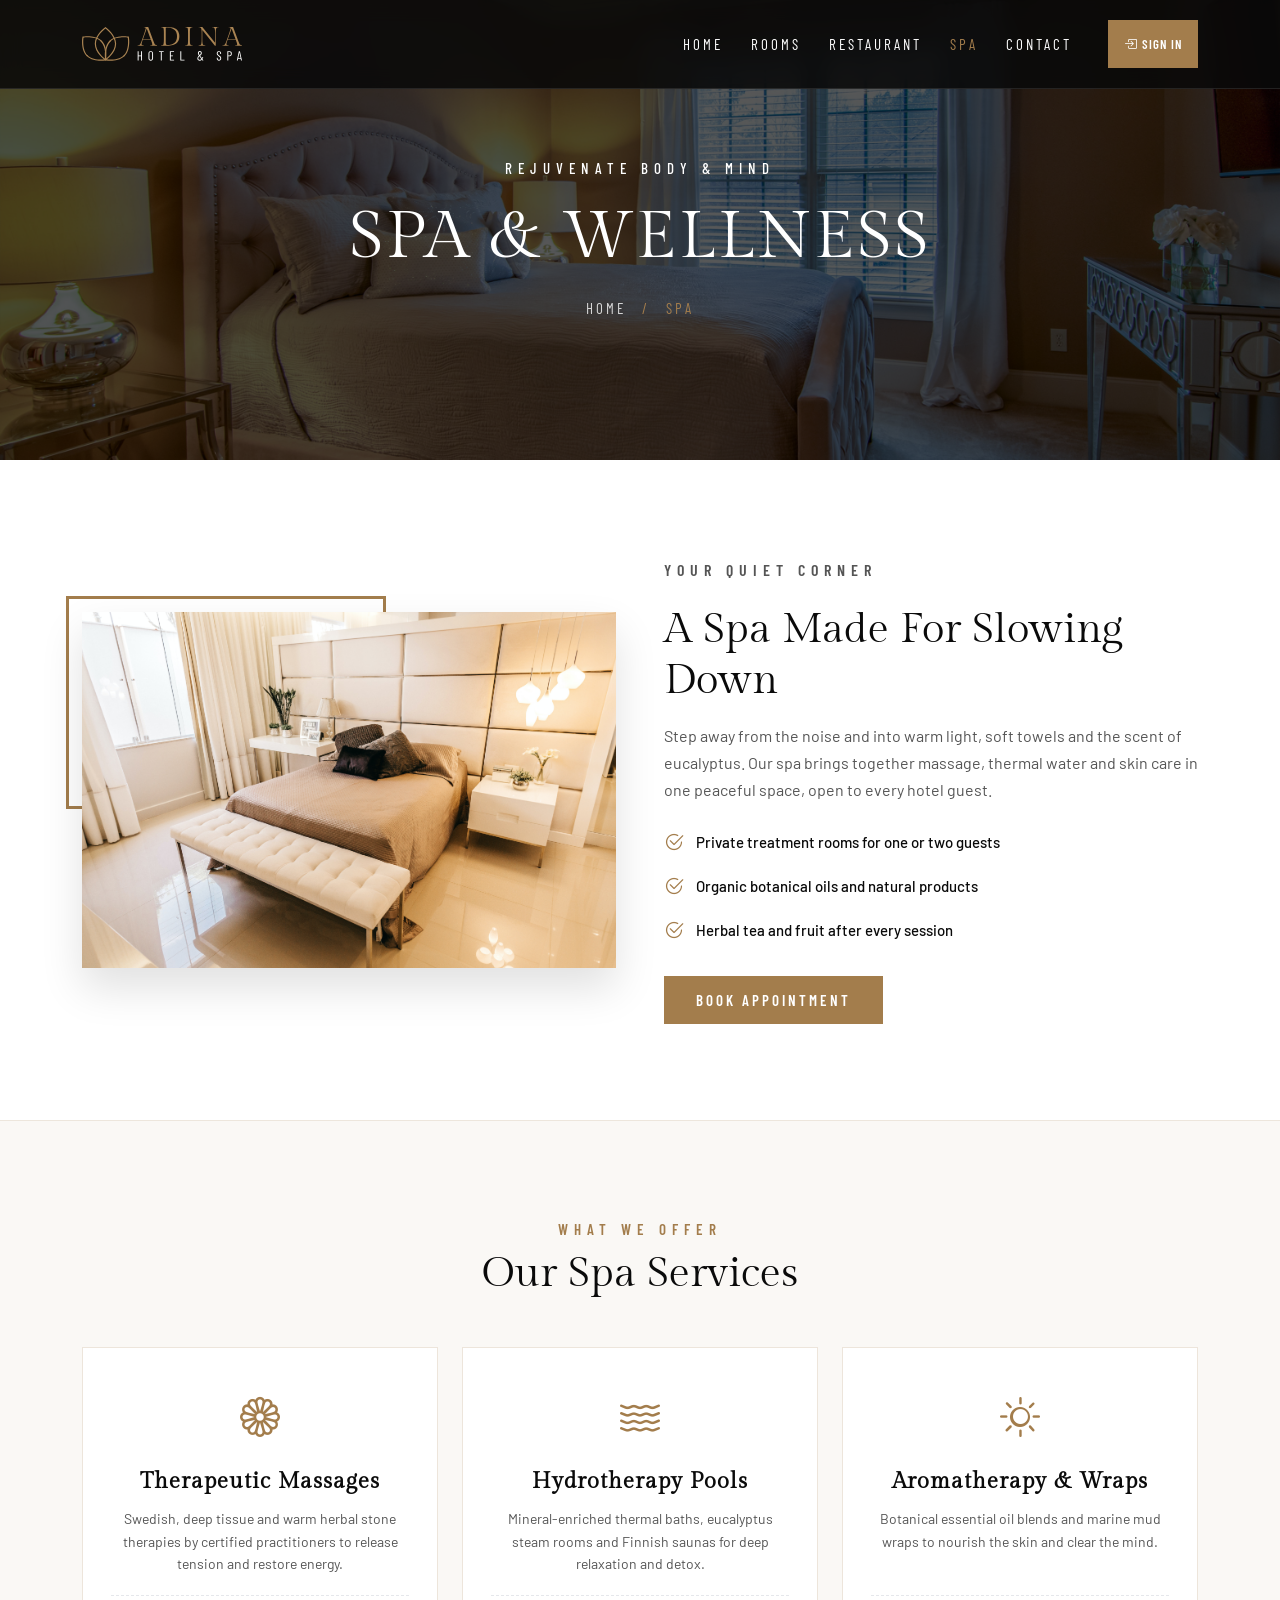
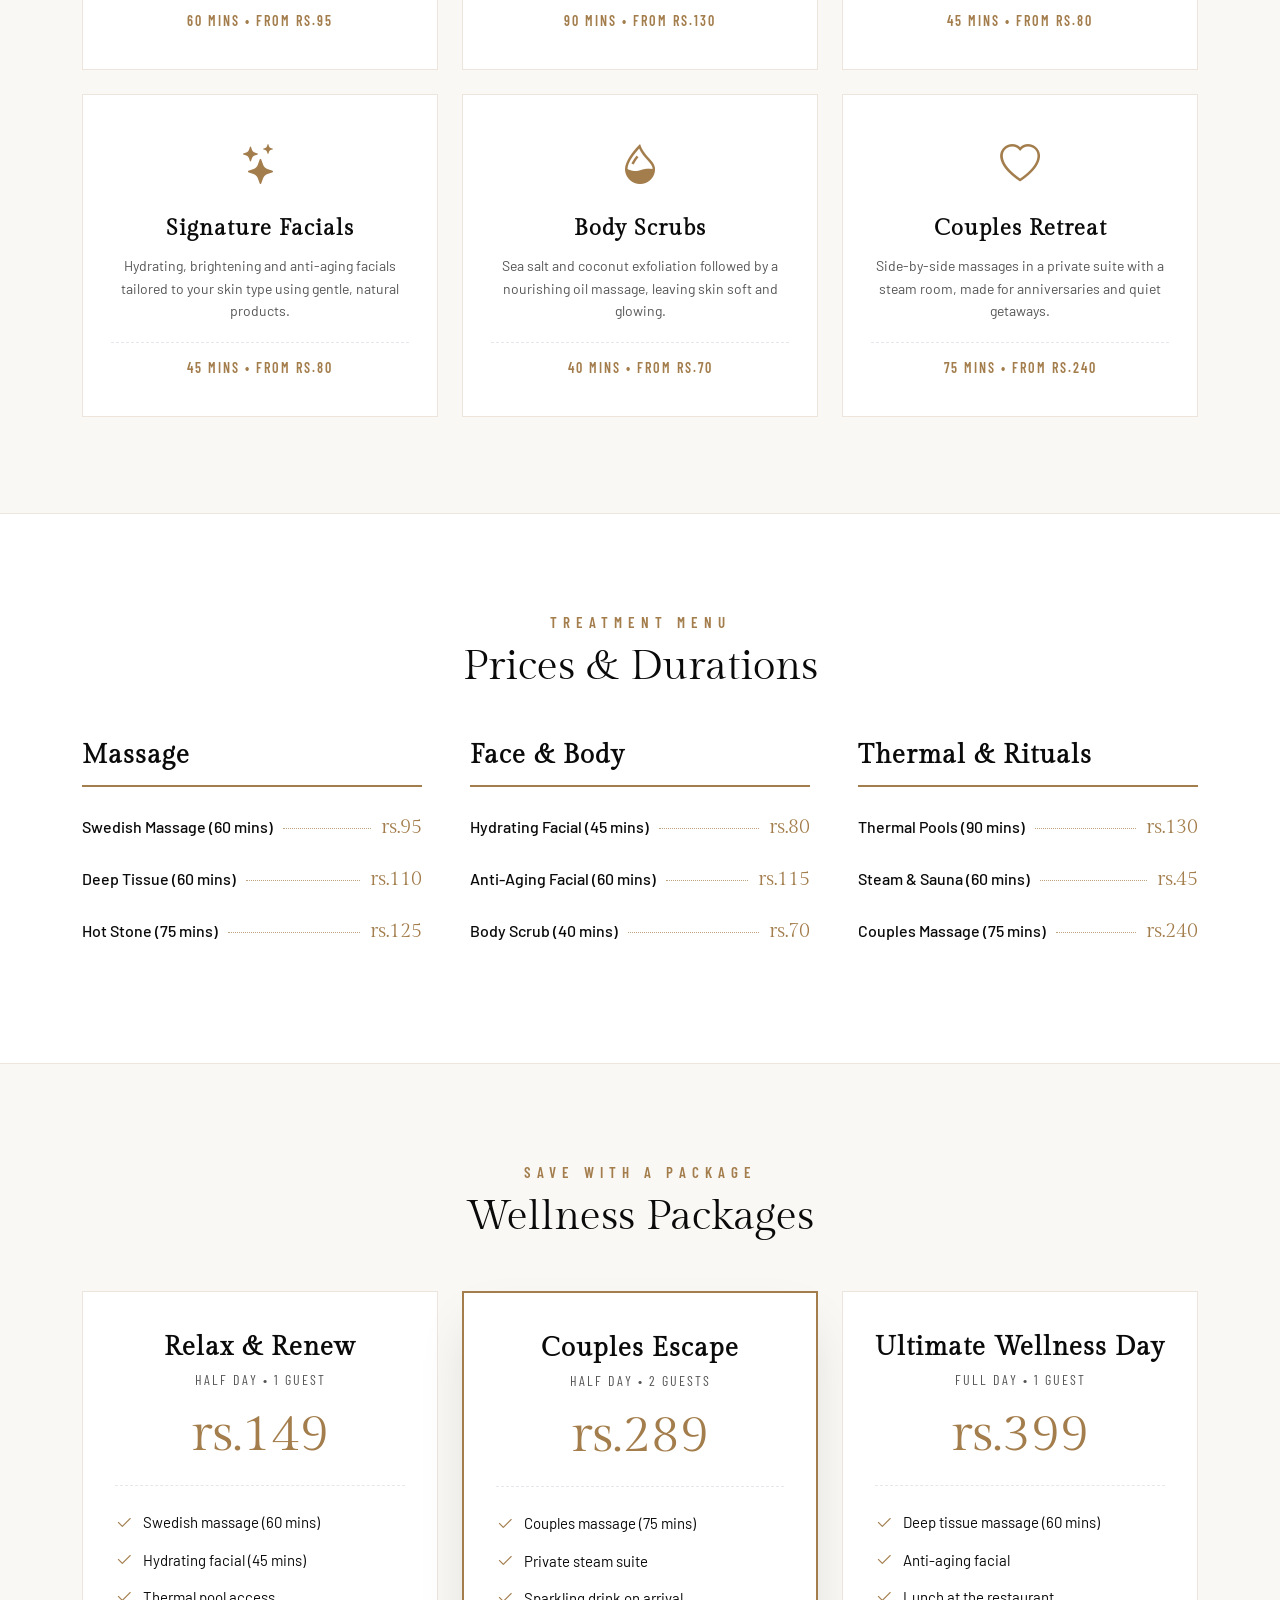
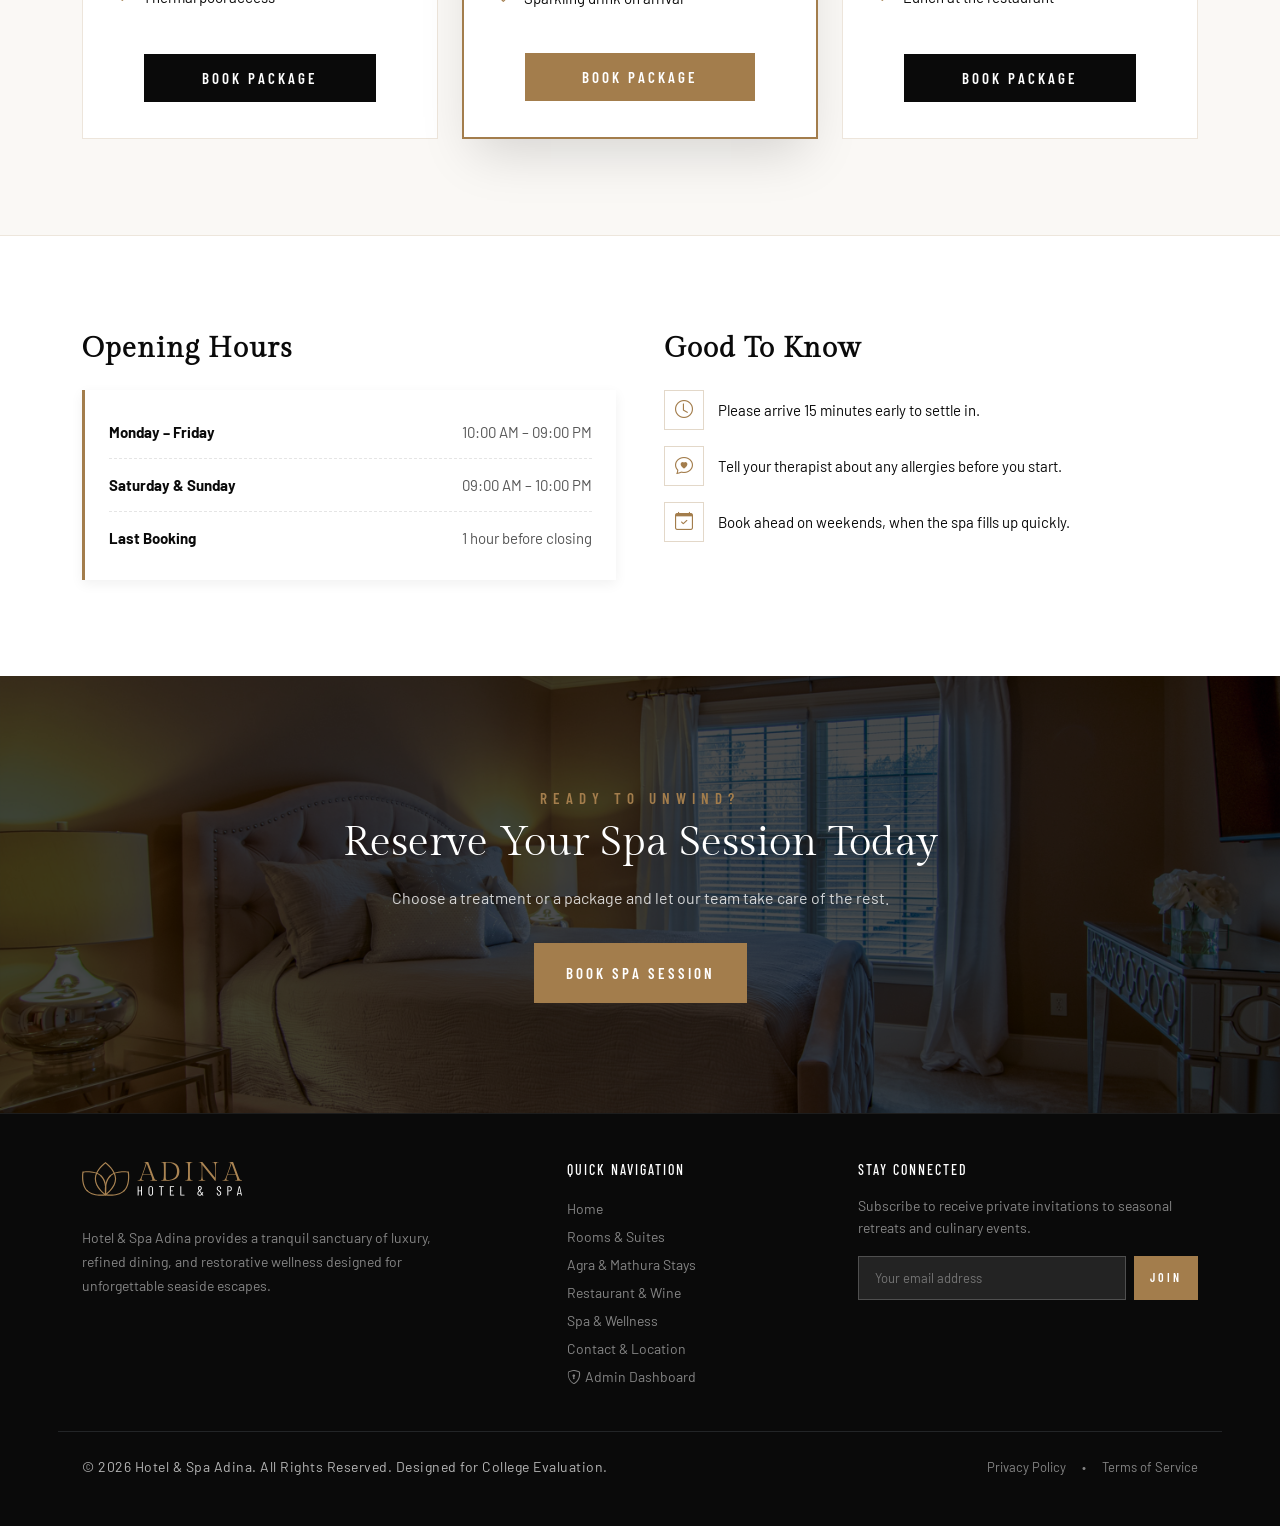
<file: spa.html>
<!DOCTYPE html>
<html lang="en">
<head>
  <meta charset="UTF-8">
  <meta name="viewport" content="width=device-width, initial-scale=1.0">
  <title>Spa &amp; Wellness | Hotel &amp; Spa Adina</title>
  <link href="https://cdn.jsdelivr.net/npm/bootstrap@5.3.3/dist/css/bootstrap.min.css" rel="stylesheet">
  <link rel="stylesheet" href="https://cdn.jsdelivr.net/npm/bootstrap-icons@1.11.3/font/bootstrap-icons.min.css">
  <link rel="stylesheet" href="css/style.css">
  <link rel="stylesheet" href="css/spa.css">
</head>
<body>

  <header class="site-header">
    <div class="container">
      <a href="index.html" class="header-logo">
        <img src="assets/img/logo-white.svg" alt="Hotel &amp; Spa Adina Logo">
      </a>
      <button class="nav-toggle" id="navToggle" aria-label="Toggle navigation" aria-expanded="false">
        <i class="bi bi-list"></i>
      </button>
      <nav class="main-nav">
        <a href="index.html" class="nav-link-custom">Home</a>
        <a href="rooms.html" class="nav-link-custom">Rooms</a>
        <a href="index.html#restaurant" class="nav-link-custom">Restaurant</a>
        <a href="spa.html" class="nav-link-custom active">Spa</a>
        <a href="index.html#contact" class="nav-link-custom">Contact</a>
      </nav>
    </div>
  </header>

  <section class="spa-hero" id="top">
    <div class="spa-hero-overlay"></div>
    <div class="spa-hero-content">
      <p class="hero-subtitle">Rejuvenate Body &amp; Mind</p>
      <h1 class="spa-hero-title">Spa &amp; Wellness</h1>
      <p class="spa-breadcrumb">
        <a href="index.html">Home</a>
        <span class="spa-breadcrumb-sep">/</span>
        <span>Spa</span>
      </p>
    </div>
  </section>

  <section class="spa-intro">
    <div class="container">
      <div class="row align-items-center g-5">
        <div class="col-12 col-lg-6">
          <div class="spa-intro-img">
            <img src="assets/img/heroSlider/1.jpg" alt="Calm spa interior">
          </div>
        </div>
        <div class="col-12 col-lg-6">
          <div class="spa-intro-content">
            <p class="section-tag">Your Quiet Corner</p>
            <h2 class="h2">A Spa Made For Slowing Down</h2>
            <p>
              Step away from the noise and into warm light, soft towels and the scent of eucalyptus. Our spa brings together massage, thermal water and skin care in one peaceful space, open to every hotel guest.
            </p>
            <ul class="spa-feature-list">
              <li><i class="bi bi-check2-circle"></i> Private treatment rooms for one or two guests</li>
              <li><i class="bi bi-check2-circle"></i> Organic botanical oils and natural products</li>
              <li><i class="bi bi-check2-circle"></i> Herbal tea and fruit after every session</li>
            </ul>
            <a href="index.html#contact" class="btn-custom btn-custom-sm btn-accent">Book Appointment</a>
          </div>
        </div>
      </div>
    </div>
  </section>

  <section class="spa-services">
    <div class="container">
      <div class="section-header">
        <p class="section-tag">What We Offer</p>
        <h2 class="h2">Our Spa Services</h2>
      </div>

      <div class="row g-4">
        <div class="col-12 col-md-6 col-lg-4">
          <div class="spa-card">
            <div class="spa-card-icon"><i class="bi bi-flower1"></i></div>
            <h3>Therapeutic Massages</h3>
            <p>Swedish, deep tissue and warm herbal stone therapies by certified practitioners to release tension and restore energy.</p>
            <div class="spa-card-meta">60 Mins &bull; From rs.95</div>
          </div>
        </div>

        <div class="col-12 col-md-6 col-lg-4">
          <div class="spa-card">
            <div class="spa-card-icon"><i class="bi bi-water"></i></div>
            <h3>Hydrotherapy Pools</h3>
            <p>Mineral-enriched thermal baths, eucalyptus steam rooms and Finnish saunas for deep relaxation and detox.</p>
            <div class="spa-card-meta">90 Mins &bull; From rs.130</div>
          </div>
        </div>

        <div class="col-12 col-md-6 col-lg-4">
          <div class="spa-card">
            <div class="spa-card-icon"><i class="bi bi-brightness-high"></i></div>
            <h3>Aromatherapy &amp; Wraps</h3>
            <p>Botanical essential oil blends and marine mud wraps to nourish the skin and clear the mind.</p>
            <div class="spa-card-meta">45 Mins &bull; From rs.80</div>
          </div>
        </div>

        <div class="col-12 col-md-6 col-lg-4">
          <div class="spa-card">
            <div class="spa-card-icon"><i class="bi bi-stars"></i></div>
            <h3>Signature Facials</h3>
            <p>Hydrating, brightening and anti-aging facials tailored to your skin type using gentle, natural products.</p>
            <div class="spa-card-meta">45 Mins &bull; From rs.80</div>
          </div>
        </div>

        <div class="col-12 col-md-6 col-lg-4">
          <div class="spa-card">
            <div class="spa-card-icon"><i class="bi bi-droplet-half"></i></div>
            <h3>Body Scrubs</h3>
            <p>Sea salt and coconut exfoliation followed by a nourishing oil massage, leaving skin soft and glowing.</p>
            <div class="spa-card-meta">40 Mins &bull; From rs.70</div>
          </div>
        </div>

        <div class="col-12 col-md-6 col-lg-4">
          <div class="spa-card">
            <div class="spa-card-icon"><i class="bi bi-heart"></i></div>
            <h3>Couples Retreat</h3>
            <p>Side-by-side massages in a private suite with a steam room, made for anniversaries and quiet getaways.</p>
            <div class="spa-card-meta">75 Mins &bull; From rs.240</div>
          </div>
        </div>
      </div>
    </div>
  </section>

  <section class="spa-menu-section">
    <div class="container">
      <div class="section-header">
        <p class="section-tag">Treatment Menu</p>
        <h2 class="h2">Prices &amp; Durations</h2>
      </div>

      <div class="row g-5">
        <div class="col-12 col-lg-4">
          <h3 class="spa-menu-heading">Massage</h3>
          <ul class="spa-menu-list">
            <li class="spa-menu-item">
              <span class="spa-menu-name">Swedish Massage (60 mins)</span>
              <span class="spa-menu-dots"></span>
              <span class="spa-menu-price">rs.95</span>
            </li>
            <li class="spa-menu-item">
              <span class="spa-menu-name">Deep Tissue (60 mins)</span>
              <span class="spa-menu-dots"></span>
              <span class="spa-menu-price">rs.110</span>
            </li>
            <li class="spa-menu-item">
              <span class="spa-menu-name">Hot Stone (75 mins)</span>
              <span class="spa-menu-dots"></span>
              <span class="spa-menu-price">rs.125</span>
            </li>
          </ul>
        </div>

        <div class="col-12 col-lg-4">
          <h3 class="spa-menu-heading">Face &amp; Body</h3>
          <ul class="spa-menu-list">
            <li class="spa-menu-item">
              <span class="spa-menu-name">Hydrating Facial (45 mins)</span>
              <span class="spa-menu-dots"></span>
              <span class="spa-menu-price">rs.80</span>
            </li>
            <li class="spa-menu-item">
              <span class="spa-menu-name">Anti-Aging Facial (60 mins)</span>
              <span class="spa-menu-dots"></span>
              <span class="spa-menu-price">rs.115</span>
            </li>
            <li class="spa-menu-item">
              <span class="spa-menu-name">Body Scrub (40 mins)</span>
              <span class="spa-menu-dots"></span>
              <span class="spa-menu-price">rs.70</span>
            </li>
          </ul>
        </div>

        <div class="col-12 col-lg-4">
          <h3 class="spa-menu-heading">Thermal &amp; Rituals</h3>
          <ul class="spa-menu-list">
            <li class="spa-menu-item">
              <span class="spa-menu-name">Thermal Pools (90 mins)</span>
              <span class="spa-menu-dots"></span>
              <span class="spa-menu-price">rs.130</span>
            </li>
            <li class="spa-menu-item">
              <span class="spa-menu-name">Steam &amp; Sauna (60 mins)</span>
              <span class="spa-menu-dots"></span>
              <span class="spa-menu-price">rs.45</span>
            </li>
            <li class="spa-menu-item">
              <span class="spa-menu-name">Couples Massage (75 mins)</span>
              <span class="spa-menu-dots"></span>
              <span class="spa-menu-price">rs.240</span>
            </li>
          </ul>
        </div>
      </div>
    </div>
  </section>

  <section class="spa-packages-section">
    <div class="container">
      <div class="section-header">
        <p class="section-tag">Save With A Package</p>
        <h2 class="h2">Wellness Packages</h2>
      </div>

      <div class="row g-4 justify-content-center">
        <div class="col-12 col-md-6 col-lg-4">
          <div class="spa-package">
            <h3>Relax &amp; Renew</h3>
            <p class="spa-package-note">Half day &bull; 1 guest</p>
            <p class="spa-package-price">rs.149</p>
            <ul class="spa-package-list">
              <li><i class="bi bi-check2"></i> Swedish massage (60 mins)</li>
              <li><i class="bi bi-check2"></i> Hydrating facial (45 mins)</li>
              <li><i class="bi bi-check2"></i> Thermal pool access</li>
            </ul>
            <a href="index.html#contact" class="btn-custom btn-custom-sm btn-dark">Book Package</a>
          </div>
        </div>

        <div class="col-12 col-md-6 col-lg-4">
          <div class="spa-package featured">
            <h3>Couples Escape</h3>
            <p class="spa-package-note">Half day &bull; 2 guests</p>
            <p class="spa-package-price">rs.289</p>
            <ul class="spa-package-list">
              <li><i class="bi bi-check2"></i> Couples massage (75 mins)</li>
              <li><i class="bi bi-check2"></i> Private steam suite</li>
              <li><i class="bi bi-check2"></i> Sparkling drink on arrival</li>
            </ul>
            <a href="index.html#contact" class="btn-custom btn-custom-sm btn-accent">Book Package</a>
          </div>
        </div>

        <div class="col-12 col-md-6 col-lg-4">
          <div class="spa-package">
            <h3>Ultimate Wellness Day</h3>
            <p class="spa-package-note">Full day &bull; 1 guest</p>
            <p class="spa-package-price">rs.399</p>
            <ul class="spa-package-list">
              <li><i class="bi bi-check2"></i> Deep tissue massage (60 mins)</li>
              <li><i class="bi bi-check2"></i> Anti-aging facial</li>
              <li><i class="bi bi-check2"></i> Lunch at the restaurant</li>
            </ul>
            <a href="index.html#contact" class="btn-custom btn-custom-sm btn-dark">Book Package</a>
          </div>
        </div>
      </div>
    </div>
  </section>

  <section class="spa-info-section">
    <div class="container">
      <div class="row g-5 align-items-start">
        <div class="col-12 col-lg-6">
          <h3 class="spa-info-heading">Opening Hours</h3>
          <div class="spa-hours-box">
            <div class="spa-hours-item">
              <strong>Monday &ndash; Friday</strong>
              <span>10:00 AM &ndash; 09:00 PM</span>
            </div>
            <div class="spa-hours-item">
              <strong>Saturday &amp; Sunday</strong>
              <span>09:00 AM &ndash; 10:00 PM</span>
            </div>
            <div class="spa-hours-item">
              <strong>Last Booking</strong>
              <span>1 hour before closing</span>
            </div>
          </div>
        </div>

        <div class="col-12 col-lg-6">
          <h3 class="spa-info-heading">Good To Know</h3>
          <ul class="spa-know-list">
            <li>
              <span class="spa-know-icon"><i class="bi bi-clock"></i></span>
              <span>Please arrive 15 minutes early to settle in.</span>
            </li>
            <li>
              <span class="spa-know-icon"><i class="bi bi-chat-heart"></i></span>
              <span>Tell your therapist about any allergies before you start.</span>
            </li>
            <li>
              <span class="spa-know-icon"><i class="bi bi-calendar-check"></i></span>
              <span>Book ahead on weekends, when the spa fills up quickly.</span>
            </li>
          </ul>
        </div>
      </div>
    </div>
  </section>

  <section class="spa-cta">
    <div class="spa-cta-overlay"></div>
    <div class="container spa-cta-content">
      <p class="section-tag">Ready To Unwind?</p>
      <h2 class="h2">Reserve Your Spa Session Today</h2>
      <p class="spa-cta-text">
        Choose a treatment or a package and let our team take care of the rest.
      </p>
      <a href="index.html#contact" class="btn-custom btn-custom-lg btn-accent">Book Spa Session</a>
    </div>
  </section>

  <footer class="site-footer">
    <div class="container">
      <div class="row g-5 pb-4 border-bottom border-secondary border-opacity-25">
        <div class="col-12 col-md-5">
          <a href="index.html" class="footer-logo mb-3 d-inline-block">
            <img src="assets/img/logo-white.svg" alt="Hotel &amp; Spa Adina Logo">
          </a>
          <p class="text-white-50 mt-2 mb-3" style="max-width: 380px; font-size: 14px; line-height: 1.7;">
            Hotel &amp; Spa Adina provides a tranquil sanctuary of luxury, refined dining, and restorative wellness designed for unforgettable seaside escapes.
          </p>
        </div>

        <div class="col-6 col-md-3">
          <h4 class="text-uppercase text-white mb-3" style="font-family: var(--font-tertiary); font-size: 14px; letter-spacing: 2px;">Quick Navigation</h4>
          <ul class="list-unstyled" style="font-size: 14px; line-height: 2;">
            <li><a href="index.html" class="text-white-50 text-decoration-none">Home</a></li>
            <li><a href="rooms.html" class="text-white-50 text-decoration-none">Rooms &amp; Suites</a></li>
            <li><a href="index.html#destinations" class="text-white-50 text-decoration-none">Agra &amp; Mathura Stays</a></li>
            <li><a href="index.html#restaurant" class="text-white-50 text-decoration-none">Restaurant &amp; Wine</a></li>
            <li><a href="spa.html" class="text-white-50 text-decoration-none">Spa &amp; Wellness</a></li>
            <li><a href="index.html#contact" class="text-white-50 text-decoration-none">Contact &amp; Location</a></li>
            <li><a href="admin/index.html" class="text-white-50 text-decoration-none"><i class="bi bi-shield-lock me-1"></i>Admin Dashboard</a></li>
          </ul>
        </div>

        <div class="col-6 col-md-4">
          <h4 class="text-uppercase text-white mb-3" style="font-family: var(--font-tertiary); font-size: 14px; letter-spacing: 2px;">Stay Connected</h4>
          <p class="text-white-50" style="font-size: 14px;">Subscribe to receive private invitations to seasonal retreats and culinary events.</p>
          <form action="#top" method="GET" class="d-flex mt-3">
            <input type="email" placeholder="Your email address" class="form-control-custom me-2" style="height: 44px; font-size: 13px; background: rgba(255,255,255,0.1); color: #fff; border-color: rgba(255,255,255,0.2);" required>
            <button type="submit" class="btn-custom btn-accent" style="height: 44px; padding: 0 16px; font-size: 12px;">Join</button>
          </form>
        </div>
      </div>

      <div class="d-flex flex-column flex-md-row justify-content-between align-items-center pt-4">
        <p class="footer-copyright mb-2 mb-md-0">
          &copy; 2026 Hotel &amp; Spa Adina. All Rights Reserved. Designed for College Evaluation.
        </p>
        <div class="d-flex gap-3" style="font-size: 13px;">
          <a href="#top" class="text-white-50">Privacy Policy</a>
          <span class="text-white-50">&bull;</span>
          <a href="#top" class="text-white-50">Terms of Service</a>
        </div>
      </div>
    </div>
  </footer>

  <!-- Main JavaScript for Responsive Mobile Navigation -->
  <script src="js/main.js"></script>
</body>
</html>
</file>
<file: css/style.css>
/* ==========================================================================
   HOTEL & RESORT MANAGEMENT SYSTEM - MAIN STYLESHEET
   Pure CSS - Rebuilt from React Frontend Design
   Collaborators: Ayush Gupta & Deepanshu Kashyap
   ========================================================================== */

/* --------------------------------------------------------------------------
   1. FONTS & DESIGN TOKENS
   -------------------------------------------------------------------------- */
@import url('https://fonts.googleapis.com/css2?family=Barlow+Condensed:wght@400;500;600;700&family=Barlow:wght@400;500;600&family=Gilda+Display&display=swap');

/* Self-hosted fonts fallback */
@font-face {
  font-family: 'Gilda Display';
  font-style: normal;
  font-weight: 400;
  font-display: swap;
  src: url('../assets/fonts/gilda-display-400.woff2') format('woff2');
}

@font-face {
  font-family: 'Barlow';
  font-style: normal;
  font-weight: 400;
  font-display: swap;
  src: url('../assets/fonts/barlow-400.woff2') format('woff2');
}

@font-face {
  font-family: 'Barlow';
  font-style: normal;
  font-weight: 500;
  font-display: swap;
  src: url('../assets/fonts/barlow-500.woff2') format('woff2');
}

@font-face {
  font-family: 'Barlow';
  font-style: normal;
  font-weight: 600;
  font-display: swap;
  src: url('../assets/fonts/barlow-600.woff2') format('woff2');
}

@font-face {
  font-family: 'Barlow Condensed';
  font-style: normal;
  font-weight: 400;
  font-display: swap;
  src: url('../assets/fonts/barlow-condensed-400.woff2') format('woff2');
}

@font-face {
  font-family: 'Barlow Condensed';
  font-style: normal;
  font-weight: 600;
  font-display: swap;
  src: url('../assets/fonts/barlow-condensed-600.woff2') format('woff2');
}

@font-face {
  font-family: 'Barlow Condensed';
  font-style: normal;
  font-weight: 700;
  font-display: swap;
  src: url('../assets/fonts/barlow-condensed-700.woff2') format('woff2');
}

:root {
  --font-primary: 'Gilda Display', serif;
  --font-secondary: 'Barlow', sans-serif;
  --font-tertiary: 'Barlow Condensed', sans-serif;

  --color-primary: #0a0a0a;
  --color-accent: #a37d4c;
  --color-accent-hover: #967142;
  --color-accent-light: rgba(163, 125, 76, 0.2);
  --color-accent-subtle: rgba(163, 125, 76, 0.08);
  --color-white: #ffffff;
  --color-light-bg: #f8f9fa;
  --color-border: #e5e7eb;
  --color-text-muted: #555555;
  --shadow-card: 0 25px 50px -12px rgba(0, 0, 0, 0.15);
  --shadow-sm: 0 10px 15px -3px rgba(0, 0, 0, 0.1);
  --transition: all 0.3s ease;
}

/* --------------------------------------------------------------------------
   2. GLOBAL RESETS & BASE STYLES
   -------------------------------------------------------------------------- */
* {
  margin: 0;
  padding: 0;
  box-sizing: border-box;
}

html {
  scroll-behavior: smooth;
  scroll-padding-top: 80px;
}

/* Custom Scrollbar */
html::-webkit-scrollbar {
  width: 8px;
}

html::-webkit-scrollbar-thumb {
  border-radius: 2px;
  background-color: var(--color-accent);
}

html::-webkit-scrollbar-track {
  background-color: var(--color-white);
}

body {
  font-family: var(--font-secondary);
  color: var(--color-primary);
  background-color: var(--color-white);
  line-height: 1.6;
  -webkit-font-smoothing: antialiased;
}

a {
  text-decoration: none;
  color: inherit;
  transition: var(--transition);
}

img {
  max-width: 100%;
  display: block;
  height: auto;
}

/* Typography Helpers */
.font-primary {
  font-family: var(--font-primary);
}

.font-secondary {
  font-family: var(--font-secondary);
}

.font-tertiary {
  font-family: var(--font-tertiary);
}

.h2, h2 {
  font-family: var(--font-primary);
  font-size: 42px;
  line-height: 1.2;
  margin-bottom: 1rem;
}

.h3, h3 {
  font-family: var(--font-primary);
  font-size: 24px;
  font-weight: 600;
  letter-spacing: 1px;
  margin-bottom: 0.5rem;
}

.section-tag {
  font-family: var(--font-tertiary);
  text-transform: uppercase;
  font-size: 15px;
  letter-spacing: 6px;
  color: var(--color-accent);
  margin-bottom: 8px;
  font-weight: 600;
}

/* Buttons */
.btn-custom {
  font-family: var(--font-tertiary);
  font-size: 15px;
  letter-spacing: 3px;
  text-transform: uppercase;
  color: var(--color-white);
  transition: var(--transition);
  padding: 0 32px;
  display: inline-flex;
  justify-content: center;
  align-items: center;
  border: none;
  cursor: pointer;
  font-weight: 600;
  text-align: center;
}

.btn-custom-sm {
  height: 48px;
}

.btn-custom-lg {
  height: 60px;
}

.btn-accent {
  background-color: var(--color-accent);
  color: var(--color-white);
}

.btn-accent:hover {
  background-color: var(--color-accent-hover);
  color: var(--color-white);
}

.btn-dark {
  background-color: var(--color-primary);
  color: var(--color-white);
}

.btn-dark:hover {
  background-color: var(--color-accent);
  color: var(--color-white);
}

/* --------------------------------------------------------------------------
   3. HEADER & NAVIGATION
   -------------------------------------------------------------------------- */
.site-header {
  position: fixed;
  top: 0;
  left: 0;
  width: 100%;
  z-index: 1000;
  min-height: 72px;
  padding: 20px 0;
  background: rgba(10, 10, 10, 0.88);
  backdrop-filter: blur(10px);
  -webkit-backdrop-filter: blur(10px);
  border-bottom: 1px solid rgba(255, 255, 255, 0.1);
  transition: var(--transition);
}

.site-header .container {
  display: flex;
  align-items: center;
  justify-content: space-between;
  flex-wrap: wrap;
}

.header-logo {
  display: block;
  width: 160px;
  flex-shrink: 0;
}

.header-logo img {
  width: 160px;
  height: auto;
}

.main-nav {
  display: flex;
  align-items: center;
  gap: 28px;
  font-family: var(--font-tertiary);
  letter-spacing: 3px;
  font-size: 15px;
  text-transform: uppercase;
  color: var(--color-white);
}

.nav-link-custom {
  color: var(--color-white);
  padding: 6px 0;
  position: relative;
}

.nav-link-custom:hover {
  color: var(--color-accent);
}

.nav-link-custom.active {
  color: var(--color-accent);
}

.nav-toggle {
  display: none;
  background: transparent;
  border: 1px solid rgba(255, 255, 255, 0.25);
  color: var(--color-white);
  font-size: 24px;
  width: 44px;
  height: 44px;
  border-radius: 4px;
  cursor: pointer;
  align-items: center;
  justify-content: center;
  transition: var(--transition);
  line-height: 1;
}

.nav-toggle:hover,
.nav-toggle:focus {
  background: rgba(255, 255, 255, 0.1);
  color: var(--color-accent);
  border-color: var(--color-accent);
  outline: none;
}


/* --------------------------------------------------------------------------
   4. HERO SECTION
   -------------------------------------------------------------------------- */
.hero-section {
  position: relative;
  min-height: 600px;
  height: 90vh;
  max-height: 860px;
  background: url('../assets/img/heroSlider/1.jpg') no-repeat center center / cover;
  display: flex;
  align-items: center;
  justify-content: center;
  text-align: center;
  color: var(--color-white);
  overflow: hidden;
}

.hero-overlay {
  position: absolute;
  top: 0;
  left: 0;
  width: 100%;
  height: 100%;
  background-color: rgba(0, 0, 0, 0.65);
  z-index: 1;
}

.hero-content {
  position: relative;
  z-index: 2;
  padding: 0 15px;
  max-width: 960px;
  margin-top: 40px;
}

.hero-subtitle {
  font-family: var(--font-tertiary);
  text-transform: uppercase;
  letter-spacing: 6px;
  font-size: 15px;
  margin-bottom: 20px;
  color: var(--color-white);
  font-weight: 500;
}

.hero-title {
  font-family: var(--font-primary);
  font-size: 34px;
  text-transform: uppercase;
  letter-spacing: 2px;
  line-height: 1.15;
  margin-bottom: 30px;
  font-weight: 400;
}

@media (min-width: 768px) {
  .hero-title {
    font-size: 52px;
  }
}

@media (min-width: 992px) {
  .hero-title {
    font-size: 66px;
  }
}

/* --------------------------------------------------------------------------
   5. FLOATING BOOKING BAR
   -------------------------------------------------------------------------- */
.booking-bar-wrapper {
  position: relative;
  z-index: 30;
  margin-top: 20px;
}

@media (min-width: 992px) {
  .booking-bar-wrapper {
    margin-top: -48px;
  }
}

.booking-bar-container {
  background-color: var(--color-accent-light);
  padding: 16px;
  box-shadow: 0 20px 25px -5px rgba(0, 0, 0, 0.15);
}

.booking-form {
  background-color: var(--color-white);
  display: flex;
  flex-direction: column;
  width: 100%;
}

@media (min-width: 992px) {
  .booking-form {
    flex-direction: row;
    height: 70px;
  }
}

.booking-field {
  flex: 1;
  min-width: 0;
  position: relative;
  display: flex;
  flex-direction: column;
  justify-content: center;
  padding: 12px 20px;
  border-bottom: 1px solid var(--color-border);
}

@media (min-width: 992px) {
  .booking-field {
    border-bottom: none;
    border-right: 1px solid var(--color-border);
    padding: 0 20px;
  }
}

.booking-field label {
  font-family: var(--font-tertiary);
  font-size: 11px;
  letter-spacing: 1px;
  text-transform: uppercase;
  color: var(--color-accent);
  font-weight: 600;
  margin-bottom: 2px;
  display: block;
}

.booking-field-input {
  display: flex;
  align-items: center;
  width: 100%;
  gap: 10px;
}

.booking-field-icon {
  color: var(--color-accent);
  font-size: 16px;
  flex-shrink: 0;
}

.booking-field input,
.booking-field select {
  width: 100%;
  border: none;
  background: transparent;
  font-family: var(--font-secondary);
  font-size: 15px;
  color: var(--color-primary);
  font-weight: 500;
  outline: none;
  cursor: pointer;
  padding: 0;
}

.booking-field select {
  appearance: auto;
  -webkit-appearance: menulist;
}

.booking-btn {
  height: 60px;
  border-radius: 0;
}

@media (min-width: 992px) {
  .booking-btn {
    height: 70px;
    flex: 1;
    min-width: 180px;
  }
}

/* --------------------------------------------------------------------------
   6. ROOMS & SUITES SECTION
   -------------------------------------------------------------------------- */
.rooms-section {
  padding: 96px 0;
  background-color: var(--color-white);
}

.section-header {
  text-align: center;
  margin-bottom: 48px;
}

.room-card {
  background-color: var(--color-white);
  box-shadow: 0 20px 30px rgba(0, 0, 0, 0.08);
  min-height: 500px;
  display: flex;
  flex-direction: column;
  transition: var(--transition);
  margin-bottom: 30px;
  position: relative;
  border: 1px solid rgba(0, 0, 0, 0.04);
}

.room-card:hover {
  box-shadow: 0 25px 40px rgba(0, 0, 0, 0.16);
}

.room-img-wrapper {
  overflow: hidden;
  position: relative;
  aspect-ratio: 16 / 10;
  background-color: #eee;
}

.room-img-wrapper img {
  width: 100%;
  height: 100%;
  object-fit: cover;
  transition: transform 0.4s ease;
}

.room-card:hover .room-img-wrapper img {
  transform: scale(1.08);
}

/* Floating Room Meta Bar */
.room-meta-strip {
  background-color: var(--color-white);
  box-shadow: 0 10px 20px rgba(0, 0, 0, 0.08);
  width: 82%;
  max-width: 300px;
  margin: -30px auto 0;
  height: 60px;
  position: relative;
  z-index: 5;
  display: flex;
  justify-content: center;
  align-items: center;
  text-transform: uppercase;
  font-family: var(--font-tertiary);
  letter-spacing: 1px;
  font-weight: 600;
  font-size: 13px;
  padding: 0 16px;
}

.room-meta-content {
  display: flex;
  justify-content: space-between;
  width: 100%;
  align-items: center;
}

.room-meta-item {
  display: flex;
  align-items: center;
  gap: 6px;
}

.room-meta-icon {
  color: var(--color-accent);
  font-size: 15px;
  display: flex;
  align-items: center;
}

.room-card-body {
  padding: 24px 20px;
  text-align: center;
  display: flex;
  flex-direction: column;
  flex-grow: 1;
}

.room-title {
  font-family: var(--font-primary);
  font-size: 24px;
  font-weight: 600;
  letter-spacing: 1px;
  margin-bottom: 8px;
  color: var(--color-primary);
}

.room-title a:hover {
  color: var(--color-accent);
}

.room-desc {
  color: var(--color-text-muted);
  font-size: 14px;
  max-width: 280px;
  margin: 0 auto 20px;
  line-height: 1.5;
}

.room-card-body .btn-custom {
  margin-top: auto;
  align-self: center;
  width: 80%;
  max-width: 240px;
}

/* --------------------------------------------------------------------------
   7. ROOM DETAILS PAGE
   -------------------------------------------------------------------------- */
.details-hero {
  position: relative;
  height: 540px;
  background: url('../assets/img/room.jpg') no-repeat center center / cover;
  display: flex;
  align-items: center;
  justify-content: center;
  text-align: center;
  color: var(--color-white);
}

.details-hero-title {
  position: relative;
  z-index: 2;
  font-family: var(--font-primary);
  font-size: 42px;
  letter-spacing: 1px;
  margin-top: 40px;
}

@media (min-width: 768px) {
  .details-hero-title {
    font-size: 60px;
  }
}

.details-content-section {
  padding: 80px 0;
}

.room-details-main {
  text-align: justify;
}

.room-details-main h2 {
  font-family: var(--font-primary);
  font-size: 42px;
  margin-bottom: 16px;
  color: var(--color-primary);
}

.room-details-main .lead-text {
  font-size: 16px;
  color: var(--color-text-muted);
  margin-bottom: 30px;
  line-height: 1.7;
}

.room-large-img {
  width: 100%;
  margin-bottom: 32px;
  box-shadow: var(--shadow-sm);
}

.facilities-heading {
  font-family: var(--font-primary);
  font-size: 28px;
  margin: 36px 0 20px;
  color: var(--color-primary);
}

/* Facilities Grid */
.facilities-grid {
  display: grid;
  grid-template-columns: repeat(2, 1fr);
  gap: 24px 16px;
  margin-bottom: 48px;
}

@media (min-width: 768px) {
  .facilities-grid {
    grid-template-columns: repeat(3, 1fr);
  }
}

.facility-item {
  display: flex;
  align-items: center;
  gap: 12px;
}

.facility-icon {
  font-size: 26px;
  color: var(--color-accent);
  display: flex;
  align-items: center;
}

.facility-name {
  font-family: var(--font-secondary);
  font-size: 16px;
  font-weight: 500;
  color: var(--color-primary);
}

/* Details Sidebar */
.reservation-card {
  background-color: var(--color-accent-light);
  padding: 32px 24px;
  margin-bottom: 40px;
}

.reservation-card h3 {
  font-family: var(--font-primary);
  font-size: 24px;
  margin-bottom: 24px;
  color: var(--color-primary);
}

.reservation-form-group {
  margin-bottom: 16px;
}

.reservation-form-group label {
  font-family: var(--font-tertiary);
  font-size: 12px;
  letter-spacing: 1px;
  text-transform: uppercase;
  color: var(--color-primary);
  font-weight: 600;
  margin-bottom: 6px;
  display: block;
}

.reservation-input-box {
  background-color: var(--color-white);
  height: 54px;
  display: flex;
  align-items: center;
  padding: 0 16px;
  border: 1px solid rgba(163, 125, 76, 0.3);
}

.reservation-input-box input,
.reservation-input-box select {
  width: 100%;
  border: none;
  background: transparent;
  outline: none;
  font-family: var(--font-secondary);
  font-size: 15px;
}

/* Hotel Rules Box */
.hotel-rules-card {
  padding: 10px 0;
}

.hotel-rules-card h3 {
  font-family: var(--font-primary);
  font-size: 24px;
  margin-bottom: 12px;
}

.hotel-rules-card p {
  color: var(--color-text-muted);
  font-size: 15px;
  margin-bottom: 20px;
}

.rules-list {
  list-style: none;
  padding: 0;
  margin: 0;
}

.rules-list li {
  display: flex;
  align-items: center;
  gap: 12px;
  font-size: 15px;
  margin-bottom: 16px;
  font-weight: 500;
}

.rules-icon {
  color: var(--color-accent);
  font-size: 16px;
  display: flex;
  align-items: center;
}

/* --------------------------------------------------------------------------
   8. FOOTER
   -------------------------------------------------------------------------- */
.site-footer {
  background-color: var(--color-primary);
  color: var(--color-white);
  padding: 48px 0;
  border-top: 1px solid rgba(255, 255, 255, 0.08);
}

.footer-content {
  display: flex;
  flex-direction: column;
  align-items: center;
  gap: 20px;
  text-align: center;
}

@media (min-width: 768px) {
  .footer-content {
    flex-direction: row;
    justify-content: space-between;
    text-align: left;
  }
}

.footer-logo img {
  width: 160px;
  height: auto;
}

.footer-copyright {
  font-family: var(--font-secondary);
  font-size: 14px;
  color: rgba(255, 255, 255, 0.7);
  letter-spacing: 0.5px;
}

/* --------------------------------------------------------------------------
   10. RESTAURANT & DINING SECTION (Contributed by Ayush Tyagi)
   -------------------------------------------------------------------------- */
.restaurant-section {
  background-color: #faf8f5;
  border-top: 1px solid rgba(163, 125, 76, 0.15);
  border-bottom: 1px solid rgba(163, 125, 76, 0.15);
}

.restaurant-content h3 {
  font-family: var(--font-primary);
  font-size: 30px;
  margin-bottom: 16px;
  color: var(--color-primary);
}

.restaurant-content p {
  color: var(--color-text-muted);
  font-size: 15px;
  line-height: 1.7;
  margin-bottom: 24px;
}

.dining-hours-box {
  background: var(--color-white);
  border-left: 3px solid var(--color-accent);
  padding: 16px 20px;
  margin-bottom: 28px;
  box-shadow: 0 4px 12px rgba(0, 0, 0, 0.04);
}

.dining-hour-item {
  display: flex;
  justify-content: space-between;
  font-size: 14px;
  padding: 4px 0;
  border-bottom: 1px dashed #eee;
}

.dining-hour-item:last-child {
  border-bottom: none;
}

.restaurant-img-frame {
  position: relative;
  overflow: hidden;
  box-shadow: 0 20px 40px rgba(0, 0, 0, 0.12);
}

.restaurant-img-frame img {
  width: 100%;
  height: auto;
  object-fit: cover;
  transition: transform 0.5s ease;
}

.restaurant-img-frame:hover img {
  transform: scale(1.04);
}

.restaurant-badge {
  position: absolute;
  bottom: 20px;
  left: 20px;
  background: rgba(10, 10, 10, 0.85);
  color: var(--color-accent);
  padding: 8px 18px;
  font-family: var(--font-tertiary);
  font-size: 13px;
  letter-spacing: 2px;
  text-transform: uppercase;
  font-weight: 600;
  backdrop-filter: blur(6px);
}

/* Culinary Tasting Cards (Contributed by Ayush Tyagi) */
.culinary-card {
  background: var(--color-white);
  border: 1px solid rgba(163, 125, 76, 0.25);
  padding: 24px 22px;
  height: 100%;
  display: flex;
  flex-direction: column;
  justify-content: space-between;
  transition: var(--transition);
  box-shadow: 0 4px 14px rgba(0, 0, 0, 0.03);
}

.culinary-card:hover {
  transform: translateY(-4px);
  border-color: var(--color-accent);
  box-shadow: 0 12px 28px rgba(163, 125, 76, 0.12);
}

.culinary-card-header {
  display: flex;
  justify-content: space-between;
  align-items: baseline;
  gap: 12px;
  margin-bottom: 10px;
}

.culinary-card-header h4 {
  font-family: var(--font-primary);
  font-size: 18px;
  font-weight: 600;
  color: var(--color-primary);
  margin: 0;
}

.culinary-price {
  font-family: var(--font-tertiary);
  font-size: 18px;
  font-weight: 700;
  color: var(--color-accent);
}

.culinary-card p {
  font-size: 14px;
  color: #666;
  line-height: 1.6;
  margin-bottom: 12px;
}

.culinary-pairing {
  font-size: 12px;
  font-family: var(--font-tertiary);
  letter-spacing: 0.5px;
  text-transform: uppercase;
  color: var(--color-accent);
  background: rgba(163, 125, 76, 0.08);
  padding: 6px 10px;
  border-radius: 2px;
  display: inline-block;
  font-weight: 600;
}

/* --------------------------------------------------------------------------
   11. SPA & WELLNESS RETREAT SECTION (Contributed by Ayush Tyagi)
   -------------------------------------------------------------------------- */
.spa-section {
  background-color: var(--color-white);
}

.spa-card {
  background-color: var(--color-white);
  border: 1px solid rgba(163, 125, 76, 0.2);
  padding: 36px 28px;
  text-align: center;
  transition: var(--transition);
  height: 100%;
  display: flex;
  flex-direction: column;
}

.spa-card:hover {
  transform: translateY(-6px);
  box-shadow: 0 20px 30px rgba(163, 125, 76, 0.12);
  border-color: var(--color-accent);
}

.spa-card-icon {
  font-size: 40px;
  color: var(--color-accent);
  margin-bottom: 20px;
  display: inline-block;
}

.spa-card h3 {
  font-family: var(--font-primary);
  font-size: 22px;
  margin-bottom: 14px;
}

.spa-card p {
  color: var(--color-text-muted);
  font-size: 14px;
  line-height: 1.6;
  margin-bottom: 20px;
  flex-grow: 1;
}

.spa-card-meta {
  font-family: var(--font-tertiary);
  font-size: 14px;
  font-weight: 600;
  letter-spacing: 2px;
  text-transform: uppercase;
  color: var(--color-accent);
  padding-top: 14px;
  border-top: 1px dashed var(--color-border);
}

/* --------------------------------------------------------------------------
   12. CONTACT & INQUIRY SECTION (Contributed by Ayush Tyagi)
   -------------------------------------------------------------------------- */
.contact-section {
  background-color: #faf8f5;
  border-top: 1px solid rgba(163, 125, 76, 0.15);
}

.contact-info h3 {
  font-family: var(--font-primary);
  font-size: 28px;
  margin-bottom: 16px;
  color: var(--color-primary);
}

.contact-info p {
  color: var(--color-text-muted);
  font-size: 15px;
  line-height: 1.7;
  margin-bottom: 28px;
}

.contact-info-list {
  list-style: none;
  padding: 0;
  margin: 0 0 24px;
}

.contact-info-item {
  display: flex;
  align-items: center;
  gap: 14px;
  font-size: 15px;
  margin-bottom: 16px;
  color: var(--color-primary);
}

.contact-icon {
  width: 40px;
  height: 40px;
  background-color: var(--color-white);
  border: 1px solid rgba(163, 125, 76, 0.3);
  color: var(--color-accent);
  display: flex;
  justify-content: center;
  align-items: center;
  font-size: 18px;
  flex-shrink: 0;
}

.contact-form-box {
  background-color: var(--color-white);
  padding: 36px 32px;
  box-shadow: 0 15px 35px rgba(0, 0, 0, 0.06);
  border: 1px solid rgba(0, 0, 0, 0.04);
}

/* Contact Confirmation Toast / Alert (Contributed by Ayush Tyagi) */
.contact-alert-success {
  background: #fdfaf6;
  border-left: 4px solid var(--color-accent);
  color: var(--color-primary);
  padding: 16px 20px;
  font-size: 14px;
  line-height: 1.6;
  box-shadow: 0 8px 20px rgba(0, 0, 0, 0.05);
  animation: navFadeDown 0.3s ease-out forwards;
}

.contact-alert-success h5 {
  font-family: var(--font-primary);
  font-size: 16px;
  font-weight: 600;
  color: var(--color-primary);
  margin-bottom: 4px;
}

.form-group-custom {
  margin-bottom: 20px;
}

.form-group-custom label {
  font-family: var(--font-tertiary);
  font-size: 12px;
  letter-spacing: 1px;
  text-transform: uppercase;
  color: var(--color-primary);
  font-weight: 600;
  margin-bottom: 6px;
  display: block;
}

.form-control-custom {
  width: 100%;
  border: 1px solid var(--color-border);
  padding: 12px 16px;
  font-family: var(--font-secondary);
  font-size: 15px;
  outline: none;
  transition: var(--transition);
  background-color: #fdfdfd;
}

.form-control-custom:focus {
  border-color: var(--color-accent);
  background-color: var(--color-white);
}

/* --------------------------------------------------------------------------
   RESPONSIVE UTILITIES & POLISH
   -------------------------------------------------------------------------- */
@media (max-width: 991px) {
  .nav-toggle {
    display: inline-flex;
  }

  .site-header .container {
    justify-content: space-between;
    position: relative;
  }

  .main-nav {
    display: none;
    position: absolute;
    top: 100%;
    left: 0;
    width: 100%;
    background: rgba(10, 10, 10, 0.98);
    backdrop-filter: blur(14px);
    -webkit-backdrop-filter: blur(14px);
    flex-direction: column;
    align-items: flex-start;
    padding: 20px 24px 28px;
    gap: 14px;
    border-top: 1px solid rgba(255, 255, 255, 0.08);
    border-bottom: 2px solid var(--color-accent);
    box-shadow: 0 16px 36px rgba(0, 0, 0, 0.5);
    z-index: 999;
  }

  .main-nav.is-open {
    display: flex;
    animation: navFadeDown 0.25s ease-out forwards;
  }

  .nav-link-custom {
    display: block;
    width: 100%;
    padding: 10px 0;
    border-bottom: 1px solid rgba(255, 255, 255, 0.06);
    font-size: 14px;
  }
}

@keyframes navFadeDown {
  from {
    opacity: 0;
    transform: translateY(-8px);
  }
  to {
    opacity: 1;
    transform: translateY(0);
  }
}

/* --------------------------------------------------------------------------
   14. POPULAR HOTELS & RESORTS — AGRA & MATHURA DESTINATIONS
   -------------------------------------------------------------------------- */
.destinations-section {
  background-color: #fbfbfd;
  position: relative;
}

.dest-toolbar {
  display: flex;
  flex-wrap: wrap;
  align-items: center;
  justify-content: space-between;
  gap: 16px;
  margin-bottom: 40px;
  padding: 16px 20px;
  background: var(--color-white);
  border: 1px solid rgba(163, 125, 76, 0.2);
  border-radius: 8px;
  box-shadow: 0 4px 16px rgba(0, 0, 0, 0.04);
}

.dest-filter-tabs {
  display: flex;
  flex-wrap: wrap;
  gap: 8px;
}

.dest-tab-btn {
  padding: 8px 18px;
  font-family: var(--font-tertiary);
  font-size: 13px;
  font-weight: 600;
  text-transform: uppercase;
  letter-spacing: 1px;
  border: 1px solid var(--color-border);
  background: var(--color-white);
  color: var(--color-primary);
  border-radius: 4px;
  cursor: pointer;
  transition: var(--transition);
}

.dest-tab-btn:hover {
  border-color: var(--color-accent);
  color: var(--color-accent);
}

.dest-tab-btn.active {
  background: var(--color-primary);
  border-color: var(--color-primary);
  color: var(--color-white);
}

/* Location controls & Near Me */
.dest-location-controls {
  display: flex;
  align-items: center;
  flex-wrap: wrap;
  gap: 10px;
}

.btn-location-detect {
  background: var(--color-accent);
  color: #fff;
  border: 1px solid var(--color-accent);
  padding: 8px 16px;
  font-family: var(--font-tertiary);
  font-size: 13px;
  font-weight: 700;
  text-transform: uppercase;
  letter-spacing: 1px;
  border-radius: 4px;
  cursor: pointer;
  display: inline-flex;
  align-items: center;
  gap: 6px;
  transition: var(--transition);
}

.btn-location-detect:hover {
  background: var(--color-accent-hover);
  border-color: var(--color-accent-hover);
  box-shadow: 0 4px 12px rgba(163, 125, 76, 0.35);
}

.btn-location-detect.active {
  background: #16a34a;
  border-color: #16a34a;
}

.loc-presets {
  display: flex;
  align-items: center;
  gap: 6px;
  flex-wrap: wrap;
}

.loc-presets-label {
  font-size: 12px;
  color: var(--color-text-muted);
  font-family: var(--font-tertiary);
  text-transform: uppercase;
  letter-spacing: 0.5px;
}

.btn-loc-chip {
  padding: 4px 10px;
  border-radius: 20px;
  font-size: 11px;
  font-weight: 600;
  border: 1px solid rgba(0, 0, 0, 0.12);
  background: rgba(0, 0, 0, 0.03);
  color: var(--color-primary);
  cursor: pointer;
  transition: var(--transition);
}

.btn-loc-chip:hover {
  border-color: var(--color-accent);
  color: var(--color-accent);
  background: rgba(163, 125, 76, 0.08);
}

.btn-loc-chip.active {
  background: var(--color-accent);
  border-color: var(--color-accent);
  color: #fff;
}

.btn-loc-chip.reset-chip {
  border-color: #ef4444;
  color: #ef4444;
  background: rgba(239, 68, 68, 0.06);
}

.btn-loc-chip.reset-chip:hover {
  background: #ef4444;
  color: #fff;
}

.location-status-banner {
  background: rgba(163, 125, 76, 0.08);
  border: 1px solid rgba(163, 125, 76, 0.25);
  border-left: 4px solid var(--color-accent);
  padding: 12px 18px;
  border-radius: 4px;
  font-size: 13px;
  color: var(--color-primary);
  margin-bottom: 24px;
  display: flex;
  align-items: center;
  gap: 8px;
  animation: navFadeDown 0.3s ease-out;
}

.resort-distance-badge {
  position: absolute;
  top: 14px;
  right: 14px;
  background: rgba(16, 185, 129, 0.95);
  color: #fff;
  padding: 4px 10px;
  border-radius: 3px;
  font-family: var(--font-tertiary);
  font-size: 11px;
  font-weight: 700;
  letter-spacing: 0.5px;
  display: inline-flex;
  align-items: center;
  gap: 4px;
  box-shadow: 0 4px 10px rgba(0, 0, 0, 0.25);
  z-index: 2;
  backdrop-filter: blur(4px);
}


.dest-search-wrap {
  flex: 1;
  max-width: 320px;
  min-width: 200px;
  position: relative;
}

.dest-search-wrap i {
  position: absolute;
  left: 12px;
  top: 50%;
  transform: translateY(-50%);
  color: var(--color-text-muted);
  font-size: 14px;
}

.dest-search-input {
  width: 100%;
  padding: 8px 12px 8px 34px;
  border: 1px solid var(--color-border);
  border-radius: 4px;
  font-family: var(--font-secondary);
  font-size: 13px;
  outline: none;
  transition: var(--transition);
}

.dest-search-input:focus {
  border-color: var(--color-accent);
  box-shadow: 0 0 0 3px rgba(163, 125, 76, 0.15);
}

.resort-card {
  background: var(--color-white);
  border: 1px solid rgba(0, 0, 0, 0.08);
  border-radius: 6px;
  overflow: hidden;
  transition: var(--transition);
  height: 100%;
  display: flex;
  flex-direction: column;
  box-shadow: 0 8px 24px rgba(0, 0, 0, 0.05);
}

.resort-card:hover {
  transform: translateY(-6px);
  box-shadow: 0 20px 35px rgba(163, 125, 76, 0.15);
  border-color: rgba(163, 125, 76, 0.35);
}

.resort-card-img-wrap {
  position: relative;
  height: 220px;
  overflow: hidden;
  background: #111;
}

.resort-card-img-wrap img {
  width: 100%;
  height: 100%;
  object-fit: cover;
  transition: transform 0.6s ease;
}

.resort-card:hover .resort-card-img-wrap img {
  transform: scale(1.06);
}

.resort-city-badge {
  position: absolute;
  top: 14px;
  left: 14px;
  padding: 4px 10px;
  font-family: var(--font-tertiary);
  font-size: 11px;
  font-weight: 700;
  text-transform: uppercase;
  letter-spacing: 1.2px;
  color: #fff;
  border-radius: 3px;
  backdrop-filter: blur(8px);
}

.resort-city-badge.agra {
  background: rgba(163, 125, 76, 0.92);
}

.resort-city-badge.mathura {
  background: rgba(30, 80, 150, 0.92);
}

.resort-rating-badge {
  position: absolute;
  bottom: 14px;
  right: 14px;
  background: rgba(10, 10, 10, 0.85);
  color: #f1c40f;
  padding: 3px 8px;
  border-radius: 3px;
  font-family: var(--font-tertiary);
  font-size: 12px;
  font-weight: 700;
  display: flex;
  align-items: center;
  gap: 4px;
}

.resort-card-body {
  padding: 22px 20px 18px;
  display: flex;
  flex-direction: column;
  flex: 1;
}

.resort-category {
  font-family: var(--font-tertiary);
  font-size: 11px;
  text-transform: uppercase;
  letter-spacing: 1.5px;
  color: var(--color-accent);
  font-weight: 600;
  margin-bottom: 4px;
}

.resort-title {
  font-family: var(--font-primary);
  font-size: 19px;
  font-weight: 600;
  color: var(--color-primary);
  margin-bottom: 6px;
  line-height: 1.3;
}

.resort-location-line {
  font-size: 12px;
  color: var(--color-text-muted);
  margin-bottom: 12px;
  display: flex;
  align-items: center;
  gap: 5px;
}

.resort-desc {
  font-size: 13px;
  line-height: 1.6;
  color: #666;
  margin-bottom: 16px;
  flex: 1;
}

.resort-amenities-row {
  display: flex;
  flex-wrap: wrap;
  gap: 6px;
  margin-bottom: 18px;
  padding-bottom: 14px;
  border-bottom: 1px dashed var(--color-border);
}

.resort-chip {
  font-size: 11px;
  color: #444;
  background: rgba(0, 0, 0, 0.04);
  padding: 3px 7px;
  border-radius: 3px;
  display: inline-flex;
  align-items: center;
  gap: 4px;
}

.resort-card-footer {
  display: flex;
  align-items: center;
  justify-content: space-between;
  margin-top: auto;
}

.resort-price-tag {
  font-family: var(--font-secondary);
  font-size: 11px;
  color: var(--color-text-muted);
  text-transform: uppercase;
  letter-spacing: 0.5px;
}

.resort-price-val {
  font-family: var(--font-primary);
  font-size: 18px;
  font-weight: 700;
  color: var(--color-accent);
}

.resort-price-val small {
  font-family: var(--font-secondary);
  font-size: 11px;
  color: var(--color-text-muted);
  font-weight: 400;
}
</file>
<file: css/admin.css>
﻿/* =========================================================
   Hotel & Spa Adina — Admin Panel
   Theme: Premium Dark Glassmorphism
   Palette: Near-black + gold only. No rainbow indicators.
   Author: Deepanshu Kashyap
   ========================================================= */

@import url("https://fonts.googleapis.com/css2?family=Inter:wght@300;400;500;600;700&display=swap");

/* ── Tokens ── */
:root {
  /* Base surfaces */
  --bg:          #0a0b0e;
  --bg2:         #0f1117;
  --bg3:         #141720;

  /* Glass layers */
  --glass:       rgba(255, 255, 255, 0.04);
  --glass-hover: rgba(255, 255, 255, 0.07);
  --glass-border:rgba(255, 255, 255, 0.08);
  --glass-blur:  blur(14px);

  /* Sidebar */
  --sidebar:     rgba(10, 11, 14, 0.92);
  --sidebar-w:   244px;

  /* Accent — single accent system */
  --gold:        #c9a96e;
  --gold-light:  #e8c98a;
  --gold-dim:    rgba(201, 169, 110, 0.10);
  --gold-border: rgba(201, 169, 110, 0.22);
  --gold-glow:   0 0 20px rgba(201, 169, 110, 0.10);

  /* Text */
  --text:        #eaedf3;
  --text-muted:  #6b7280;
  --text-subtle: rgba(234, 237, 243, 0.5);

  /* Borders */
  --border:      rgba(255, 255, 255, 0.07);
  --border-soft: rgba(255, 255, 255, 0.04);

  /* State colors — muted, not neon */
  --c-ok:        rgba(134, 163, 127, 0.85);   /* soft sage green */
  --c-warn:      rgba(196, 163, 90, 0.85);    /* warm amber */
  --c-off:       rgba(160, 90, 90, 0.80);     /* muted rose */
  --c-info:      rgba(140, 150, 170, 0.85);   /* cool slate */

  --radius:      12px;
  --radius-sm:   8px;
  --radius-xs:   5px;
  --shadow:      0 8px 32px rgba(0, 0, 0, 0.45);
  --shadow-sm:   0 2px 12px rgba(0, 0, 0, 0.30);
  --transition:  0.22s ease;
}

/* ── Reset ── */
*, *::before, *::after { box-sizing: border-box; margin: 0; padding: 0; }
html { font-size: 15px; scroll-behavior: smooth; }
body {
  font-family: "Inter", system-ui, sans-serif;
  background: var(--bg);
  color: var(--text);
  min-height: 100vh;
  display: flex;
  /* Subtle noise texture for depth */
  background-image:
    radial-gradient(ellipse 80% 50% at 20% 10%, rgba(201,169,110,0.04) 0%, transparent 60%),
    radial-gradient(ellipse 60% 40% at 80% 90%, rgba(201,169,110,0.03) 0%, transparent 60%);
}

/* ═══════════════════════════════════
   SIDEBAR
═══════════════════════════════════ */
.admin-sidebar {
  width: var(--sidebar-w);
  background: var(--sidebar);
  backdrop-filter: var(--glass-blur);
  -webkit-backdrop-filter: var(--glass-blur);
  border-right: 1px solid var(--border);
  display: flex;
  flex-direction: column;
  position: fixed;
  top: 0; left: 0; bottom: 0;
  z-index: 100;
  overflow-y: auto;
}

.sidebar-brand {
  padding: 1.6rem 1.4rem 1.3rem;
  border-bottom: 1px solid var(--border);
}
.sidebar-brand-name {
  font-size: 1rem;
  font-weight: 700;
  color: var(--text);
  letter-spacing: -.01em;
}
.sidebar-brand-name span { color: var(--gold); }
.sidebar-brand-sub {
  font-size: 0.67rem;
  color: var(--text-muted);
  text-transform: uppercase;
  letter-spacing: 0.18em;
  margin-top: 0.25rem;
}

.sidebar-section-label {
  font-size: 0.63rem;
  text-transform: uppercase;
  letter-spacing: 0.2em;
  color: var(--text-muted);
  padding: 1.2rem 1.4rem 0.4rem;
  font-weight: 600;
}

.sidebar-nav { padding: 0.5rem 0.75rem; flex: 1; }

.sidebar-link {
  display: flex;
  align-items: center;
  gap: 0.75rem;
  padding: 0.62rem 0.85rem;
  border-radius: var(--radius-sm);
  color: var(--text-muted);
  text-decoration: none;
  font-size: 0.86rem;
  font-weight: 500;
  transition: var(--transition);
  margin-bottom: 2px;
  border: 1px solid transparent;
}
.sidebar-link i { font-size: 0.95rem; width: 18px; text-align: center; flex-shrink: 0; }
.sidebar-link:hover {
  background: var(--glass);
  color: var(--text);
  border-color: var(--glass-border);
}

/* ── CSS :target panel switching ── */
#panel-dashboard { display: block; }
#panel-rooms, #panel-bookings, #panel-spa,
#panel-messages, #panel-settings { display: none; }

#panel-rooms:target, #panel-bookings:target, #panel-spa:target,
#panel-messages:target, #panel-settings:target { display: block; }

/* Hide dashboard when another panel is targeted */
body:has(#panel-rooms:target)     #panel-dashboard,
body:has(#panel-bookings:target)  #panel-dashboard,
body:has(#panel-spa:target)       #panel-dashboard,
body:has(#panel-messages:target)  #panel-dashboard,
body:has(#panel-settings:target)  #panel-dashboard { display: none; }

/* ── Active sidebar link ── */
body:not(:has(#panel-rooms:target)):not(:has(#panel-bookings:target)):not(:has(#panel-spa:target)):not(:has(#panel-messages:target)):not(:has(#panel-settings:target)) .link-dashboard,
body:has(#panel-dashboard:target) .link-dashboard,
body:has(#panel-rooms:target)     .link-rooms,
body:has(#panel-bookings:target)  .link-bookings,
body:has(#panel-spa:target)       .link-spa,
body:has(#panel-messages:target)  .link-messages,
body:has(#panel-settings:target)  .link-settings {
  background: var(--gold-dim);
  color: var(--gold);
  border-color: var(--gold-border);
}

/* ── Topbar title switching ── */
#title-dashboard, #title-rooms, #title-bookings,
#title-spa, #title-messages, #title-settings { display: none; }

body:not(:has(#panel-rooms:target)):not(:has(#panel-bookings:target)):not(:has(#panel-spa:target)):not(:has(#panel-messages:target)):not(:has(#panel-settings:target)) #title-dashboard { display: inline; }
body:has(#panel-rooms:target)    #title-rooms    { display: inline; }
body:has(#panel-bookings:target) #title-bookings { display: inline; }
body:has(#panel-spa:target)      #title-spa      { display: inline; }
body:has(#panel-messages:target) #title-messages { display: inline; }
body:has(#panel-settings:target) #title-settings { display: inline; }

/* ── Sidebar footer / user ── */
.sidebar-footer {
  padding: 1rem 1.4rem;
  border-top: 1px solid var(--border);
}
.sidebar-user { display: flex; align-items: center; gap: 0.8rem; }
.sidebar-avatar {
  width: 34px; height: 34px;
  border-radius: 50%;
  background: linear-gradient(135deg, var(--gold), #8b6914);
  display: flex; align-items: center; justify-content: center;
  font-size: 0.75rem; font-weight: 700; color: #000;
  flex-shrink: 0;
  box-shadow: 0 2px 8px rgba(201,169,110,0.3);
}
.sidebar-user-name  { font-size: 0.82rem; font-weight: 600; }
.sidebar-user-role  { font-size: 0.68rem; color: var(--text-muted); }

.back-to-site {
  display: flex; align-items: center; gap: 0.5rem;
  font-size: 0.76rem; color: var(--text-muted);
  text-decoration: none;
  padding: 0.85rem 1.4rem;
  border-top: 1px solid var(--border);
  transition: color var(--transition);
}
.back-to-site:hover { color: var(--gold); }

/* ═══════════════════════════════════
   MAIN CONTENT
═══════════════════════════════════ */
.admin-main {
  margin-left: var(--sidebar-w);
  flex: 1;
  display: flex;
  flex-direction: column;
  min-height: 100vh;
}

/* ── Top Bar ── */
.admin-topbar {
  height: 58px;
  background: rgba(10, 11, 14, 0.80);
  backdrop-filter: var(--glass-blur);
  -webkit-backdrop-filter: var(--glass-blur);
  border-bottom: 1px solid var(--border);
  display: flex;
  align-items: center;
  justify-content: space-between;
  padding: 0 2rem;
  position: sticky;
  top: 0;
  z-index: 50;
}
.topbar-title {
  font-size: 0.92rem;
  font-weight: 600;
  color: var(--text);
  letter-spacing: -.01em;
}
.topbar-actions { display: flex; align-items: center; gap: 0.9rem; }

.topbar-badge {
  position: relative;
  display: flex; align-items: center; justify-content: center;
  width: 34px; height: 34px;
  border-radius: var(--radius-sm);
  background: var(--glass);
  border: 1px solid var(--glass-border);
  cursor: pointer;
  color: var(--text-muted);
  font-size: 0.95rem;
  text-decoration: none;
  transition: var(--transition);
}
.topbar-badge:hover { color: var(--gold); border-color: var(--gold-border); }
.badge-dot {
  position: absolute; top: 7px; right: 7px;
  width: 6px; height: 6px;
  border-radius: 50%;
  background: var(--gold);
  border: 1px solid var(--bg2);
}
.topbar-date { font-size: 0.75rem; color: var(--text-muted); }
.topbar-live { display: flex; align-items: center; gap: 0.4rem; font-size: 0.73rem; color: var(--gold); }
.live-dot {
  width: 6px; height: 6px; border-radius: 50%; background: var(--gold);
  animation: pulse 2.5s infinite;
}
@keyframes pulse { 0%,100% { opacity: 1; } 50% { opacity: 0.25; } }

/* ── Content Padding ── */
.admin-content { padding: 2rem; flex: 1; }

.page-header { margin-bottom: 2rem; }
.page-header h1 { font-size: 1.35rem; font-weight: 700; color: var(--text); letter-spacing: -.02em; margin-bottom: .2rem; }
.page-header p  { font-size: 0.82rem; color: var(--text-muted); }

/* ═══════════════════════════════════
   GLASS CARDS
═══════════════════════════════════ */
.card {
  background: var(--glass);
  border: 1px solid var(--glass-border);
  border-radius: var(--radius);
  overflow: hidden;
  margin-bottom: 1.5rem;
  backdrop-filter: var(--glass-blur);
  -webkit-backdrop-filter: var(--glass-blur);
  transition: border-color var(--transition), box-shadow var(--transition);
}
.card:hover {
  border-color: rgba(255,255,255,0.12);
  box-shadow: var(--shadow-sm);
}

.card-header {
  display: flex; align-items: center; justify-content: space-between;
  padding: 1rem 1.4rem;
  border-bottom: 1px solid var(--border-soft);
}
.card-header h2 {
  font-size: 0.9rem;
  font-weight: 600;
  color: var(--text);
  display: flex; align-items: center; gap: 0.5rem;
}
.card-header h2 i { color: var(--gold); }
.card-body { padding: 1.4rem; }

/* ═══════════════════════════════════
   STAT CARDS — glass, gold accent only
═══════════════════════════════════ */
.stats-grid {
  display: grid;
  grid-template-columns: repeat(auto-fit, minmax(190px, 1fr));
  gap: 1rem;
  margin-bottom: 1.8rem;
}

.stat-card {
  background: var(--glass);
  border: 1px solid var(--glass-border);
  border-radius: var(--radius);
  padding: 1.3rem 1.4rem;
  display: flex;
  align-items: center;
  gap: 1rem;
  backdrop-filter: var(--glass-blur);
  -webkit-backdrop-filter: var(--glass-blur);
  transition: var(--transition);
}
.stat-card:hover {
  border-color: var(--gold-border);
  box-shadow: var(--gold-glow);
  transform: translateY(-1px);
}
/* Single icon style — no rainbow */
.stat-icon {
  width: 44px; height: 44px;
  border-radius: var(--radius-sm);
  background: var(--gold-dim);
  border: 1px solid var(--gold-border);
  display: flex; align-items: center; justify-content: center;
  font-size: 1.15rem;
  color: var(--gold);
  flex-shrink: 0;
}
/* Override any colored variants back to gold */
.stat-icon.gold,
.stat-icon.green,
.stat-icon.blue,
.stat-icon.orange,
.stat-icon.red {
  background: var(--gold-dim);
  border-color: var(--gold-border);
  color: var(--gold);
}

.stat-label {
  font-size: 0.68rem;
  color: var(--text-muted);
  text-transform: uppercase;
  letter-spacing: 0.1em;
  margin-bottom: 0.3rem;
  font-weight: 600;
}
.stat-value { font-size: 1.55rem; font-weight: 700; color: var(--text); line-height: 1; letter-spacing: -.02em; }
.stat-sub   { font-size: 0.7rem; color: var(--text-muted); margin-top: 0.25rem; }
.stat-sub .up   { color: var(--gold-light); }
.stat-sub .down { color: var(--c-off); }

/* ═══════════════════════════════════
   TABLE
═══════════════════════════════════ */
.admin-table-wrap { overflow-x: auto; }
.admin-table { width: 100%; border-collapse: collapse; font-size: 0.84rem; }

.admin-table th {
  text-align: left;
  padding: 0.65rem 1.1rem;
  font-size: 0.66rem;
  text-transform: uppercase;
  letter-spacing: 0.12em;
  color: var(--text-muted);
  border-bottom: 1px solid var(--border);
  background: rgba(255,255,255,0.02);
  font-weight: 600;
}
.admin-table td {
  padding: 0.8rem 1.1rem;
  border-bottom: 1px solid var(--border-soft);
  color: var(--text);
  vertical-align: middle;
}
.admin-table tr:last-child td { border-bottom: none; }
.admin-table tr:hover td { background: rgba(255,255,255,0.02); }

/* ═══════════════════════════════════
   STATUS BADGES — muted, monochrome
═══════════════════════════════════ */
.badge {
  display: inline-block;
  padding: 0.18rem 0.65rem;
  border-radius: 50px;
  font-size: 0.68rem;
  font-weight: 600;
  letter-spacing: 0.04em;
}
/* All badges use glass + gold or subtle muted tones */
.badge-success { background: rgba(134,163,127,0.12); color: var(--c-ok); border: 1px solid rgba(134,163,127,0.2); }
.badge-warning { background: rgba(196,163,90,0.12);  color: var(--c-warn); border: 1px solid rgba(196,163,90,0.2); }
.badge-danger  { background: rgba(160,90,90,0.12);   color: var(--c-off);  border: 1px solid rgba(160,90,90,0.2); }
.badge-info    { background: var(--glass);            color: var(--text-muted); border: 1px solid var(--glass-border); }
.badge-gold    { background: var(--gold-dim);         color: var(--gold);   border: 1px solid var(--gold-border); }
.badge-muted   { background: rgba(255,255,255,0.05);  color: var(--text-muted); border: 1px solid var(--border); }
.badge-new     { background: var(--gold-dim);         color: var(--gold-light); border: 1px solid var(--gold-border); }

/* Override .badge-info (was blue) to glass-neutral */
.badge.badge-info { background: var(--glass); color: var(--text-muted); }

/* ═══════════════════════════════════
   BUTTONS
═══════════════════════════════════ */
.btn-admin {
  display: inline-flex; align-items: center; gap: 0.4rem;
  padding: 0.42rem 1rem;
  border-radius: var(--radius-sm);
  font-size: 0.76rem; font-weight: 600;
  cursor: pointer; border: 1px solid transparent;
  text-decoration: none;
  transition: var(--transition);
  letter-spacing: 0.02em;
  font-family: inherit;
}
.btn-gold    { background: var(--gold); color: #000; border-color: var(--gold); }
.btn-gold:hover { background: var(--gold-light); }

.btn-outline {
  background: var(--glass);
  border-color: var(--glass-border);
  color: var(--text-muted);
  backdrop-filter: var(--glass-blur);
}
.btn-outline:hover { border-color: var(--gold-border); color: var(--gold); }

.btn-ghost  { background: rgba(255,255,255,.04); color: var(--text-muted); border-color: var(--border); }
.btn-ghost:hover { color: var(--text); }

.btn-danger-outline { background: transparent; border-color: rgba(160,90,90,0.3); color: var(--c-off); }
.btn-danger-outline:hover { background: rgba(160,90,90,0.08); }

/* ═══════════════════════════════════
   OCCUPANCY BAR — gold only
═══════════════════════════════════ */
.occ-bar-wrap { display: flex; align-items: center; gap: 0.75rem; }
.occ-bar {
  flex: 1; height: 4px;
  background: rgba(255,255,255,0.06);
  border-radius: 50px; overflow: hidden;
}
.occ-fill { height: 100%; border-radius: 50px; background: var(--gold); }
.occ-label { font-size: 0.73rem; font-weight: 600; color: var(--text-muted); white-space: nowrap; }

/* ═══════════════════════════════════
   DONUT CHART — single gold + glass
═══════════════════════════════════ */
.donut-wrap { display: flex; align-items: center; gap: 2rem; }
.donut {
  width: 108px; height: 108px;
  border-radius: 50%;
  background: conic-gradient(
    var(--gold)       0% 62%,
    rgba(255,255,255,0.12) 62% 74%,
    rgba(255,255,255,0.06) 74% 87%,
    rgba(255,255,255,0.03) 87% 100%
  );
  position: relative; flex-shrink: 0;
}
.donut::after {
  content: "78%";
  position: absolute; inset: 16px;
  border-radius: 50%;
  background: var(--bg2);
  display: flex; align-items: center; justify-content: center;
  font-size: 0.95rem; font-weight: 700; color: var(--text);
}
.donut-legend { display: flex; flex-direction: column; gap: 0.55rem; }
.donut-item   { display: flex; align-items: center; gap: 0.6rem; font-size: 0.77rem; color: var(--text-muted); }
.donut-color  { width: 8px; height: 8px; border-radius: 2px; flex-shrink: 0; background: var(--gold); }

/* ═══════════════════════════════════
   ACTIVITY FEED — gold dots only
═══════════════════════════════════ */
.activity-item {
  display: flex; align-items: flex-start; gap: 1rem;
  padding: 0.8rem 0;
  border-bottom: 1px solid var(--border-soft);
}
.activity-item:last-child { border-bottom: none; }
.activity-dot {
  width: 8px; height: 8px;
  border-radius: 50%;
  margin-top: 6px; flex-shrink: 0;
  background: var(--gold);
  opacity: 0.7;
}
/* All dot colors → gold */
.activity-dot.gold,
.activity-dot.green,
.activity-dot.blue,
.activity-dot.red   { background: var(--gold); }

.activity-text { font-size: 0.82rem; color: var(--text); line-height: 1.5; }
.activity-text strong { color: var(--gold-light); font-weight: 600; }
.activity-time { font-size: 0.68rem; color: var(--text-muted); margin-top: 0.15rem; }

/* ═══════════════════════════════════
   MESSAGES
═══════════════════════════════════ */
.msg-item {
  display: flex; align-items: flex-start; gap: 1rem;
  padding: 1rem 0;
  border-bottom: 1px solid var(--border-soft);
}
.msg-item:last-child { border-bottom: none; }

.msg-avatar {
  width: 36px; height: 36px; border-radius: 50%;
  background: linear-gradient(135deg, var(--gold), #8b6914);
  display: flex; align-items: center; justify-content: center;
  font-size: 0.75rem; font-weight: 700; color: #000; flex-shrink: 0;
}
/* Remove colored avatar variants — all gold */
.msg-avatar.blue,
.msg-avatar.green,
.msg-avatar.orange { background: linear-gradient(135deg, #4a5568, #2d3748); color: var(--text); }

.msg-name { font-size: 0.86rem; font-weight: 600; }
.msg-time { font-size: 0.69rem; color: var(--text-muted); margin-left: 0.5rem; }
.msg-text { font-size: 0.81rem; color: var(--text-muted); margin-top: 0.2rem; line-height: 1.55; }

.msg-unread { background: rgba(201,169,110,0.03); border-radius: var(--radius-sm); padding: 1rem; margin: 0 -1rem; }
.msg-unread .msg-name::after {
  content: "";
  display: inline-block;
  width: 5px; height: 5px;
  background: var(--gold); border-radius: 50%;
  margin-left: 6px; vertical-align: middle;
}

/* ═══════════════════════════════════
   SETTINGS
═══════════════════════════════════ */
.setting-row {
  display: flex; align-items: flex-start;
  justify-content: space-between; gap: 2rem;
  padding: 1.1rem 0;
  border-bottom: 1px solid var(--border-soft);
}
.setting-row:last-child { border-bottom: none; }
.setting-label { font-size: 0.86rem; font-weight: 600; margin-bottom: 0.2rem; }
.setting-desc  { font-size: 0.76rem; color: var(--text-muted); }
.setting-control { flex-shrink: 0; }

.toggle-switch {
  width: 38px; height: 20px;
  background: rgba(255,255,255,0.08);
  border: 1px solid var(--glass-border);
  border-radius: 50px; position: relative;
  display: inline-block; flex-shrink: 0;
}
.toggle-switch.on {
  background: var(--gold-dim);
  border-color: var(--gold-border);
}
.toggle-switch::after {
  content: ""; position: absolute;
  top: 2px; left: 2px;
  width: 14px; height: 14px;
  border-radius: 50%;
  background: var(--text-muted);
  transition: left var(--transition), background var(--transition);
}
.toggle-switch.on::after { left: 20px; background: var(--gold); }

.setting-input {
  background: rgba(255,255,255,0.04);
  border: 1px solid var(--glass-border);
  border-radius: var(--radius-sm);
  padding: 0.42rem 0.85rem;
  color: var(--text);
  font-size: 0.84rem;
  font-family: inherit;
  width: 210px;
  transition: border-color var(--transition);
}
.setting-input:focus { outline: none; border-color: var(--gold-border); }

/* ═══════════════════════════════════
   LAYOUT GRIDS
═══════════════════════════════════ */
.two-col   { display: grid; grid-template-columns: 1fr 1fr;     gap: 1.4rem; }
.three-col { display: grid; grid-template-columns: 1fr 1fr 1fr; gap: 1.4rem; }

/* ═══════════════════════════════════
   RESPONSIVE
═══════════════════════════════════ */
@media (max-width: 960px) {
  .two-col, .three-col { grid-template-columns: 1fr; }
}
@media (max-width: 768px) {
  :root { --sidebar-w: 0px; }
  .admin-sidebar { display: none; }
  .admin-main { margin-left: 0; }
  .stats-grid { grid-template-columns: 1fr 1fr; }
}
@media (max-width: 480px) {
  .stats-grid { grid-template-columns: 1fr; }
  .admin-content { padding: 1.2rem; }
}
</file>
<file: css/booking-payment.css>
/* Basic Settings */
body {
    margin: 0;
    font-family: Arial, sans-serif;
    background: #f5f6f8;
    color: #222;
}

/* Header */
.top-header {
    background: #222;
    padding: 15px 0;
}

.header-content {
    display: flex;
    justify-content: space-between;
    align-items: center;
}

.logo {
    color: white;
    text-decoration: none;
    font-size: 23px;
    font-weight: 600;
}

.back-btn {
    color: white;
    text-decoration: none;
    border: 1px solid #ddd;
    padding: 8px 15px;
    border-radius: 6px;
}

.back-btn:hover {
    background: white;
    color: #222;
}

/* Main Page */
.booking-page {
    padding: 50px 0;
    min-height: 100vh;
}

/* Heading */
.page-title {
    margin-bottom: 40px;
}

.page-title h1 {
    font-size: 38px;
    font-weight: 700;
    margin-bottom: 10px;
}

.page-title p {
    color: #777;
    margin: 0;
}

/* Cards */
.booking-card,
.summary-card,
.info-card,
.secure-box {
    background: white;
    border-radius: 12px;
    box-shadow: 0 4px 15px rgba(0, 0, 0, 0.07);
}

/* Booking Card */
.booking-card {
    padding: 30px;
}

.booking-card h3,
.summary-card h3 {
    font-size: 22px;
    font-weight: 600;
    margin-bottom: 5px;
}

.booking-card h3 i,
.summary-card h3 i {
    margin-right: 7px;
}

.section-text {
    color: #777;
    font-size: 14px;
    margin-bottom: 25px;
}

/* Form */
.form-label {
    font-weight: 500;
    margin-bottom: 7px;
}

.form-control,
.form-select {
    min-height: 45px;
    border: 1px solid #ddd;
    border-radius: 7px;
}

.form-control:focus,
.form-select:focus {
    border-color: #555;
    box-shadow: none;
}

/* Payment */
.payment-heading {
    border-top: 1px solid #eee;
    margin-top: 25px;
    padding-top: 25px;
}

#cardFields,
#upiFields {
    animation: fadeIn 0.2s ease-in;
}

@keyframes fadeIn {
    from {
        opacity: 0;
    }

    to {
        opacity: 1;
    }
}

/* Pay at Hotel Note */
#payAtHotelNote {
    background: #f1f6ff;
    border: 1px solid #d6e4ff;
    color: #2b5cb8;
    border-radius: 7px;
    padding: 12px 15px;
    margin-bottom: 20px;
    font-size: 14px;
    animation: fadeIn 0.2s ease-in;
}

/* Cancellation Policy & Terms */
.cancellation-card {
    background: #f8faff;
    border: 1px solid #dfe5ee;
    border-radius: 10px;
    padding: 20px;
    margin-top: 25px;
}

.cancellation-card h4 {
    font-size: 19px;
    margin-bottom: 10px;
    color: #222;
}

.cancellation-card h4 i {
    margin-right: 7px;
}

.policy-intro {
    color: #777;
    font-size: 14px;
    margin-bottom: 15px;
}

.policy-details {
    background: #fff;
    border: 1px solid #ddd;
    border-radius: 7px;
    padding: 12px;
    margin-bottom: 15px;
}

.policy-details summary {
    cursor: pointer;
    font-weight: 600;
    color: #333;
}

.policy-details summary:hover {
    color: #555;
}

.policy-details ul {
    padding-left: 20px;
    margin-top: 12px;
    margin-bottom: 5px;
}

.policy-details li {
    color: #666;
    font-size: 14px;
    margin-bottom: 8px;
}

.policy-timings {
    border-top: 1px solid #ddd;
    padding-top: 10px;
    margin-bottom: 15px;
}

.policy-timings p {
    font-size: 14px;
    margin: 5px 0;
}

.terms-label {
    display: flex;
    align-items: flex-start;
    gap: 9px;
    font-size: 13px;
    color: #444;
    cursor: pointer;
}

.terms-label input {
    margin-top: 4px;
    accent-color: #222;
    flex-shrink: 0;
}

/* Buttons */
.button-area {
    display: flex;
    gap: 10px;
    margin-top: 15px;
}

.confirm-btn {
    background: #222;
    color: white;
    padding: 11px 20px;
    border-radius: 7px;
    flex: 1;
}

.confirm-btn:hover {
    background: #444;
    color: white;
}

.cancel-btn {
    border: 1px solid #aaa;
    padding: 11px 25px;
    border-radius: 7px;
}

/* Booking Summary */
.summary-card {
    padding: 28px;
}

.summary-item {
    display: flex;
    justify-content: space-between;
    gap: 15px;
    padding: 14px 0;
    border-bottom: 1px solid #eee;
}

.summary-item span {
    color: #777;
}

.summary-item strong {
    text-align: right;
    transition: color 0.15s ease-in;
}

.total-price {
    display: flex;
    justify-content: space-between;
    align-items: center;
    font-size: 20px;
}

.total-price strong {
    font-size: 22px;
}

/* Information */
.info-card {
    padding: 25px;
    margin-top: 20px;
}

.info-card h5 {
    font-size: 18px;
    margin-bottom: 15px;
}

.info-card h5 i {
    margin-right: 5px;
}

.info-card ul {
    margin: 0;
    padding-left: 20px;
}

.info-card li {
    color: #666;
    margin-bottom: 9px;
    font-size: 14px;
}

/* Secure Box */
.secure-box {
    display: flex;
    align-items: center;
    gap: 15px;
    padding: 18px;
    margin-top: 20px;
}

.secure-box i {
    font-size: 30px;
}

.secure-box p {
    margin: 3px 0 0;
    color: #777;
    font-size: 13px;
}

/* Footer */
.footer {
    text-align: center;
    background: #222;
    color: #bbb;
    padding: 18px 0;
}

.footer p {
    margin: 0;
    font-size: 14px;
}

/* Mobile Responsive */
@media (max-width: 768px) {
    .booking-page {
        padding: 35px 15px;
    }

    .page-title h1 {
        font-size: 30px;
    }

    .booking-card,
    .summary-card {
        padding: 20px;
    }

    .header-content {
        gap: 10px;
    }

    .logo {
        font-size: 19px;
    }

    .back-btn {
        padding: 7px 10px;
        font-size: 14px;
    }

    .button-area {
        flex-direction: column;
    }

    .cancel-btn {
        text-align: center;
    }

    .cancellation-card {
        padding: 16px;
    }
}
</file>
<file: css/rooms.css>
.rooms-hero {
  position: relative;
  min-height: 460px;
  padding-top: 72px;
  background: url('../assets/img/room.jpg') no-repeat center center / cover;
  display: flex;
  align-items: center;
  justify-content: center;
  text-align: center;
  color: var(--color-white);
  overflow: hidden;
}

.rooms-hero-overlay {
  position: absolute;
  inset: 0;
  background-color: rgba(0, 0, 0, 0.65);
  z-index: 1;
}

.rooms-hero-content {
  position: relative;
  z-index: 2;
  padding: 0 15px 40px;
}

.rooms-hero-title {
  font-family: var(--font-primary);
  font-size: 40px;
  font-weight: 400;
  text-transform: uppercase;
  letter-spacing: 2px;
  line-height: 1.15;
  margin-bottom: 20px;
}

@media (min-width: 768px) {
  .rooms-hero-title {
    font-size: 56px;
  }
}

@media (min-width: 992px) {
  .rooms-hero-title {
    font-size: 66px;
  }
}

.rooms-breadcrumb {
  font-family: var(--font-tertiary);
  font-size: 15px;
  letter-spacing: 3px;
  text-transform: uppercase;
  color: rgba(255, 255, 255, 0.8);
}

.rooms-breadcrumb a:hover {
  color: var(--color-accent);
}

.rooms-breadcrumb-sep {
  margin: 0 10px;
  color: var(--color-accent);
}

.rooms-breadcrumb span:last-child {
  color: var(--color-accent);
}

.rooms-intro {
  padding: 80px 0 40px;
  background-color: var(--color-white);
}

.rooms-intro-text {
  max-width: 620px;
  margin: 0 auto;
  color: var(--color-text-muted);
  font-size: 16px;
  line-height: 1.7;
}

.room-list-section {
  padding: 24px 0 96px;
  background-color: var(--color-white);
}

.room-row {
  display: flex;
  flex-direction: column;
  background-color: var(--color-white);
  box-shadow: 0 20px 30px rgba(0, 0, 0, 0.08);
  border: 1px solid rgba(0, 0, 0, 0.04);
  margin-bottom: 40px;
  transition: var(--transition);
}

.room-row:hover {
  box-shadow: 0 25px 40px rgba(0, 0, 0, 0.16);
}

.room-row-img {
  position: relative;
  overflow: hidden;
  aspect-ratio: 16 / 10;
  background-color: #eee;
}

.room-row-img img {
  position: absolute;
  inset: 0;
  width: 100%;
  height: 100%;
  object-fit: cover;
  transition: transform 0.4s ease;
}

.room-row:hover .room-row-img img {
  transform: scale(1.06);
}

.room-row-body {
  display: flex;
  flex-direction: column;
  justify-content: center;
  padding: 28px 24px;
}

.room-row-title {
  font-family: var(--font-primary);
  font-size: 30px;
  font-weight: 600;
  letter-spacing: 1px;
  margin-bottom: 14px;
  color: var(--color-primary);
}

.room-row-title a:hover {
  color: var(--color-accent);
}

.room-row-meta {
  list-style: none;
  display: flex;
  flex-wrap: wrap;
  gap: 10px 22px;
  margin: 0 0 16px;
  padding: 0 0 16px;
  border-bottom: 1px dashed var(--color-border);
  font-family: var(--font-tertiary);
  font-size: 14px;
  font-weight: 600;
  letter-spacing: 1px;
  text-transform: uppercase;
}

.room-row-meta li {
  display: flex;
  align-items: center;
  gap: 6px;
}

.room-row-meta i {
  color: var(--color-accent);
  font-size: 15px;
}

.room-row-desc {
  color: var(--color-text-muted);
  font-size: 15px;
  line-height: 1.7;
  margin-bottom: 24px;
}

.room-row-footer {
  display: flex;
  flex-direction: column;
  gap: 16px;
  margin-top: auto;
}

.room-row-price {
  font-family: var(--font-primary);
  font-size: 34px;
  line-height: 1;
  color: var(--color-accent);
  margin: 0;
}

.room-row-price span {
  font-family: var(--font-tertiary);
  font-size: 13px;
  letter-spacing: 2px;
  text-transform: uppercase;
  color: var(--color-text-muted);
  margin-right: 4px;
}

.room-row-price small {
  font-family: var(--font-secondary);
  font-size: 14px;
  color: var(--color-text-muted);
}

.room-row-actions {
  display: flex;
  flex-wrap: wrap;
  gap: 12px;
}

.btn-outline-custom {
  background-color: transparent;
  color: var(--color-primary);
  border: 1px solid var(--color-primary);
}

.btn-outline-custom:hover {
  background-color: var(--color-accent);
  border-color: var(--color-accent);
  color: var(--color-white);
}

@media (min-width: 992px) {
  .room-row {
    flex-direction: row;
    min-height: 360px;
  }

  .room-row:nth-child(even) {
    flex-direction: row-reverse;
  }

  .room-row-img {
    flex: 0 0 46%;
    aspect-ratio: auto;
  }

  .room-row-body {
    flex: 1;
    padding: 36px 40px;
  }

  .room-row-footer {
    flex-direction: row;
    align-items: center;
    justify-content: space-between;
  }
}

.rooms-amenities-section {
  padding: 96px 0;
  background-color: #faf8f5;
  border-top: 1px solid rgba(163, 125, 76, 0.15);
  border-bottom: 1px solid rgba(163, 125, 76, 0.15);
}

.amenity-box {
  text-align: center;
  height: 100%;
  padding: 8px 6px;
}

.amenity-icon {
  width: 72px;
  height: 72px;
  margin: 0 auto 16px;
  display: flex;
  align-items: center;
  justify-content: center;
  background-color: var(--color-white);
  border: 1px solid rgba(163, 125, 76, 0.3);
  border-radius: 50%;
  color: var(--color-accent);
  font-size: 28px;
  transition: var(--transition);
}

.amenity-box:hover .amenity-icon {
  background-color: var(--color-accent);
  color: var(--color-white);
}

.amenity-box h4 {
  font-family: var(--font-primary);
  font-size: 18px;
  letter-spacing: 1px;
  margin-bottom: 6px;
  color: var(--color-primary);
}

.amenity-box p {
  font-size: 14px;
  color: var(--color-text-muted);
  line-height: 1.5;
  margin: 0;
}

.rooms-cta {
  position: relative;
  padding: 110px 0;
  background: url('../assets/img/heroSlider/2.jpg') no-repeat center center / cover;
  text-align: center;
  color: var(--color-white);
}

.rooms-cta-overlay {
  position: absolute;
  inset: 0;
  background-color: rgba(0, 0, 0, 0.7);
}

.rooms-cta-content {
  position: relative;
  z-index: 2;
}

.rooms-cta .h2 {
  color: var(--color-white);
}

.rooms-cta-text {
  max-width: 560px;
  margin: 0 auto 32px;
  color: rgba(255, 255, 255, 0.8);
  font-size: 16px;
  line-height: 1.7;
}

@media (max-width: 575px) {
  .rooms-intro {
    padding-top: 56px;
  }

  .rooms-intro .h2,
  .rooms-amenities-section .h2,
  .rooms-cta .h2 {
    font-size: 32px;
  }

  .room-row-title {
    font-size: 26px;
  }

  .room-row-actions .btn-custom {
    flex: 1;
    padding: 0 16px;
  }
}
.room-filter {
  display: flex;
  flex-wrap: wrap;
  justify-content: center;
  gap: 12px;
  margin-top: 32px;
}

.room-filter-btn {
  font-family: var(--font-tertiary);
  font-size: 14px;
  font-weight: 600;
  letter-spacing: 3px;
  text-transform: uppercase;
  color: var(--color-primary);
  background-color: transparent;
  border: 1px solid rgba(163, 125, 76, 0.4);
  height: 44px;
  padding: 0 24px;
  cursor: pointer;
  transition: var(--transition);
}

.room-filter-btn:hover,
.room-filter-btn.active {
  background-color: var(--color-accent);
  border-color: var(--color-accent);
  color: var(--color-white);
}
.room-row.hidden {
  display: none;
}

.no-rooms {
  text-align: center;
  color: var(--color-text-muted);
  font-size: 18px;
  padding: 40px 0;
}
</file>
<file: css/spa.css>
.spa-hero {
  position: relative;
  min-height: 460px;
  padding-top: 72px;
  background: url('../assets/img/heroSlider/3.jpg') no-repeat center center / cover;
  display: flex;
  align-items: center;
  justify-content: center;
  text-align: center;
  color: var(--color-white);
  overflow: hidden;
}

.spa-hero-overlay {
  position: absolute;
  inset: 0;
  background-color: rgba(0, 0, 0, 0.65);
  z-index: 1;
}

.spa-hero-content {
  position: relative;
  z-index: 2;
  padding: 0 15px 40px;
}

.spa-hero-title {
  font-family: var(--font-primary);
  font-size: 40px;
  font-weight: 400;
  text-transform: uppercase;
  letter-spacing: 2px;
  line-height: 1.15;
  margin-bottom: 20px;
}

@media (min-width: 768px) {
  .spa-hero-title {
    font-size: 56px;
  }
}

@media (min-width: 992px) {
  .spa-hero-title {
    font-size: 66px;
  }
}

.spa-breadcrumb {
  font-family: var(--font-tertiary);
  font-size: 15px;
  letter-spacing: 3px;
  text-transform: uppercase;
  color: rgba(255, 255, 255, 0.8);
}

.spa-breadcrumb a:hover {
  color: var(--color-accent);
}

.spa-breadcrumb-sep {
  margin: 0 10px;
  color: var(--color-accent);
}

.spa-breadcrumb span:last-child {
  color: var(--color-accent);
}

.spa-intro {
  padding: 96px 0;
  background-color: var(--color-white);
}

.spa-intro-img {
  position: relative;
}

.spa-intro-img::before {
  content: '';
  position: absolute;
  top: -16px;
  left: -16px;
  width: 60%;
  height: 60%;
  border: 3px solid var(--color-accent);
  z-index: 0;
}

.spa-intro-img img {
  position: relative;
  z-index: 1;
  width: 100%;
  height: auto;
  box-shadow: 0 20px 40px rgba(0, 0, 0, 0.12);
}

.spa-intro-content p {
  color: var(--color-text-muted);
  font-size: 16px;
  line-height: 1.7;
  margin-bottom: 22px;
}

.spa-feature-list {
  list-style: none;
  margin: 0 0 30px;
  padding: 0;
}

.spa-feature-list li {
  display: flex;
  align-items: center;
  gap: 12px;
  font-size: 15px;
  font-weight: 500;
  margin-bottom: 12px;
  color: var(--color-primary);
}

.spa-feature-list i {
  color: var(--color-accent);
  font-size: 20px;
}

.spa-services {
  padding: 96px 0;
  background-color: #faf8f5;
  border-top: 1px solid rgba(163, 125, 76, 0.15);
  border-bottom: 1px solid rgba(163, 125, 76, 0.15);
}

.spa-menu-section {
  padding: 96px 0;
  background-color: var(--color-white);
}

.spa-menu-heading {
  font-family: var(--font-primary);
  font-size: 26px;
  color: var(--color-primary);
  padding-bottom: 14px;
  margin-bottom: 24px;
  border-bottom: 2px solid var(--color-accent);
}

.spa-menu-list {
  list-style: none;
  margin: 0;
  padding: 0;
}

.spa-menu-item {
  display: flex;
  align-items: baseline;
  gap: 10px;
  margin-bottom: 20px;
}

.spa-menu-name {
  font-size: 16px;
  font-weight: 500;
  color: var(--color-primary);
}

.spa-menu-dots {
  flex: 1;
  border-bottom: 1px dotted rgba(163, 125, 76, 0.7);
  transform: translateY(-4px);
}

.spa-menu-price {
  font-family: var(--font-primary);
  font-size: 20px;
  color: var(--color-accent);
}

.spa-packages-section {
  padding: 96px 0;
  background-color: #faf8f5;
  border-top: 1px solid rgba(163, 125, 76, 0.15);
  border-bottom: 1px solid rgba(163, 125, 76, 0.15);
}

.spa-package {
  display: flex;
  flex-direction: column;
  height: 100%;
  background-color: var(--color-white);
  border: 1px solid rgba(163, 125, 76, 0.2);
  padding: 40px 32px 36px;
  text-align: center;
  transition: var(--transition);
}

.spa-package:hover {
  transform: translateY(-6px);
  box-shadow: 0 20px 30px rgba(163, 125, 76, 0.12);
  border-color: var(--color-accent);
}

.spa-package.featured {
  border: 2px solid var(--color-accent);
  box-shadow: var(--shadow-card);
}

.spa-package h3 {
  font-family: var(--font-primary);
  font-size: 26px;
  margin-bottom: 6px;
}

.spa-package-note {
  font-family: var(--font-tertiary);
  font-size: 14px;
  letter-spacing: 2px;
  text-transform: uppercase;
  color: var(--color-text-muted);
  margin-bottom: 18px;
}

.spa-package-price {
  font-family: var(--font-primary);
  font-size: 52px;
  line-height: 1;
  color: var(--color-accent);
  margin-bottom: 24px;
  padding-bottom: 24px;
  border-bottom: 1px dashed var(--color-border);
}

.spa-package-list {
  list-style: none;
  margin: 0 0 30px;
  padding: 0;
  text-align: left;
  flex-grow: 1;
}

.spa-package-list li {
  display: flex;
  align-items: flex-start;
  gap: 10px;
  font-size: 15px;
  margin-bottom: 12px;
  color: var(--color-primary);
}

.spa-package-list i {
  color: var(--color-accent);
  font-size: 18px;
  line-height: 1.4;
}

.spa-package .btn-custom {
  align-self: center;
  width: 80%;
  max-width: 240px;
}

.spa-info-section {
  padding: 96px 0;
  background-color: var(--color-white);
}

.spa-info-heading {
  font-family: var(--font-primary);
  font-size: 28px;
  margin-bottom: 24px;
  color: var(--color-primary);
}

.spa-hours-box {
  background: var(--color-white);
  border-left: 3px solid var(--color-accent);
  padding: 16px 24px;
  box-shadow: 0 4px 12px rgba(0, 0, 0, 0.06);
}

.spa-hours-item {
  display: flex;
  flex-wrap: wrap;
  justify-content: space-between;
  gap: 4px 16px;
  font-size: 15px;
  padding: 14px 0;
  border-bottom: 1px dashed #e5e5e5;
}

.spa-hours-item:last-child {
  border-bottom: none;
}

.spa-hours-item span {
  color: var(--color-text-muted);
}

.spa-know-list {
  list-style: none;
  margin: 0;
  padding: 0;
}

.spa-know-list li {
  display: flex;
  align-items: center;
  gap: 14px;
  font-size: 15px;
  margin-bottom: 16px;
  color: var(--color-primary);
}

.spa-know-icon {
  width: 40px;
  height: 40px;
  flex-shrink: 0;
  display: flex;
  align-items: center;
  justify-content: center;
  background-color: var(--color-white);
  border: 1px solid rgba(163, 125, 76, 0.3);
  color: var(--color-accent);
  font-size: 18px;
}

.spa-cta {
  position: relative;
  padding: 110px 0;
  background: url('../assets/img/heroSlider/3.jpg') no-repeat center center / cover;
  text-align: center;
  color: var(--color-white);
}

.spa-cta-overlay {
  position: absolute;
  inset: 0;
  background-color: rgba(0, 0, 0, 0.7);
}

.spa-cta-content {
  position: relative;
  z-index: 2;
}

.spa-cta .h2 {
  color: var(--color-white);
}

.spa-cta-text {
  max-width: 560px;
  margin: 0 auto 32px;
  color: rgba(255, 255, 255, 0.8);
  font-size: 16px;
  line-height: 1.7;
}

@media (max-width: 575px) {
  .spa-intro,
  .spa-services,
  .spa-menu-section,
  .spa-packages-section,
  .spa-info-section {
    padding: 64px 0;
  }

  .spa-intro .h2,
  .spa-services .h2,
  .spa-menu-section .h2,
  .spa-packages-section .h2,
  .spa-cta .h2 {
    font-size: 32px;
  }
}
</file>
